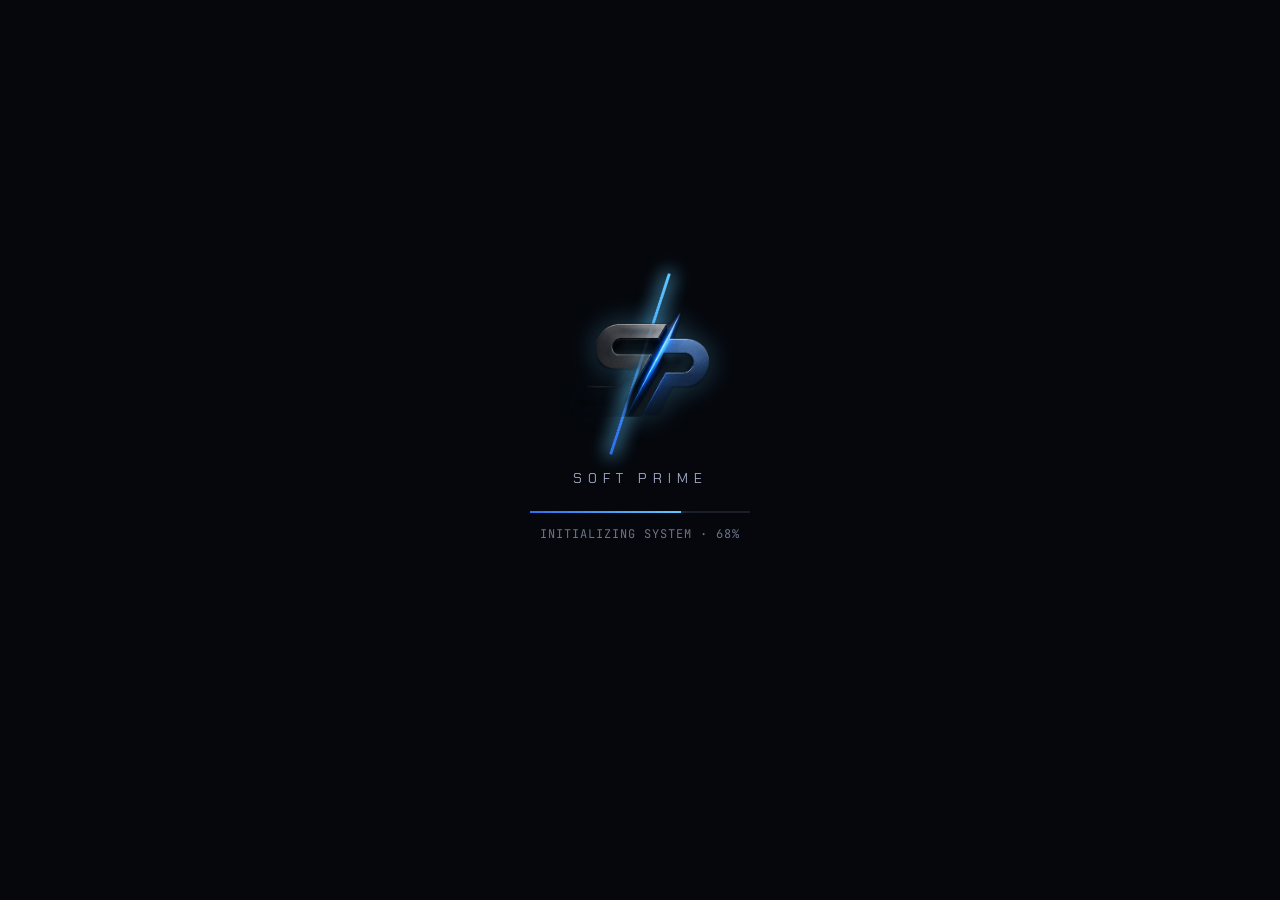
<file: index.html>
<!DOCTYPE html>
<html lang="en" dir="ltr">
<head>
<meta charset="UTF-8">
<meta name="viewport" content="width=device-width, initial-scale=1.0">
<title>Soft Prime — Solutions. Innovation. Excellence.</title>
<meta name="description" content="Soft Prime builds custom business systems, Arabic RTL dashboards and websites for shops, clinics, gyms and companies.">
<link rel="icon" href="assets/images/brand/favicon.png">
<link rel="preconnect" href="https://fonts.googleapis.com">
<link rel="preconnect" href="https://fonts.gstatic.com" crossorigin>
<link href="https://fonts.googleapis.com/css2?family=Chakra+Petch:wght@400;500;600;700&family=Manrope:wght@400;500;600;700;800&family=Tajawal:wght@400;500;700;800;900&family=JetBrains+Mono:wght@400;500&display=swap" rel="stylesheet">
<link rel="stylesheet" href="assets/css/style.css">
<style>
  body{background:var(--ink); overflow:hidden;}
</style>
</head>
<body>

<div class="loader-screen" id="loaderScreen">
  <div class="loader-mark">
    <div class="loader-slash"></div>
    <img src="assets/images/brand/logo-icon.png" alt="Soft Prime">
  </div>
  <div class="loader-word">SOFT PRIME</div>
  <div class="loader-bar-wrap"><div class="loader-bar" id="loaderBar"></div></div>
  <div class="loader-pct" id="loaderPct">INITIALIZING SYSTEM · 0%</div>
  <a href="home/index.html" class="loader-enter" id="loaderEnter">ENTER SITE →</a>
</div>

<script>
  const bar = document.getElementById('loaderBar');
  const pct = document.getElementById('loaderPct');
  const enter = document.getElementById('loaderEnter');
  const screen = document.getElementById('loaderScreen');
  let p = 0;
  const timer = setInterval(()=>{
    p += Math.random()*14 + 6;
    if(p >= 100){
      p = 100;
      clearInterval(timer);
      pct.textContent = 'SYSTEM READY · 100%';
      bar.style.width = '100%';
      enter.classList.add('show');
      setTimeout(()=>{
        screen.classList.add('loader-fadeout');
        setTimeout(()=>{ window.location.href = 'home/index.html'; }, 650);
      }, 550);
      return;
    }
    bar.style.width = p + '%';
    pct.textContent = 'INITIALIZING SYSTEM · ' + Math.floor(p) + '%';
  }, 180);

  // respect users who prefer reduced motion / avoid trapping them
  if(window.matchMedia('(prefers-reduced-motion: reduce)').matches){
    clearInterval(timer);
    window.location.href = 'home/index.html';
  }
</script>
</body>
</html>
</file>
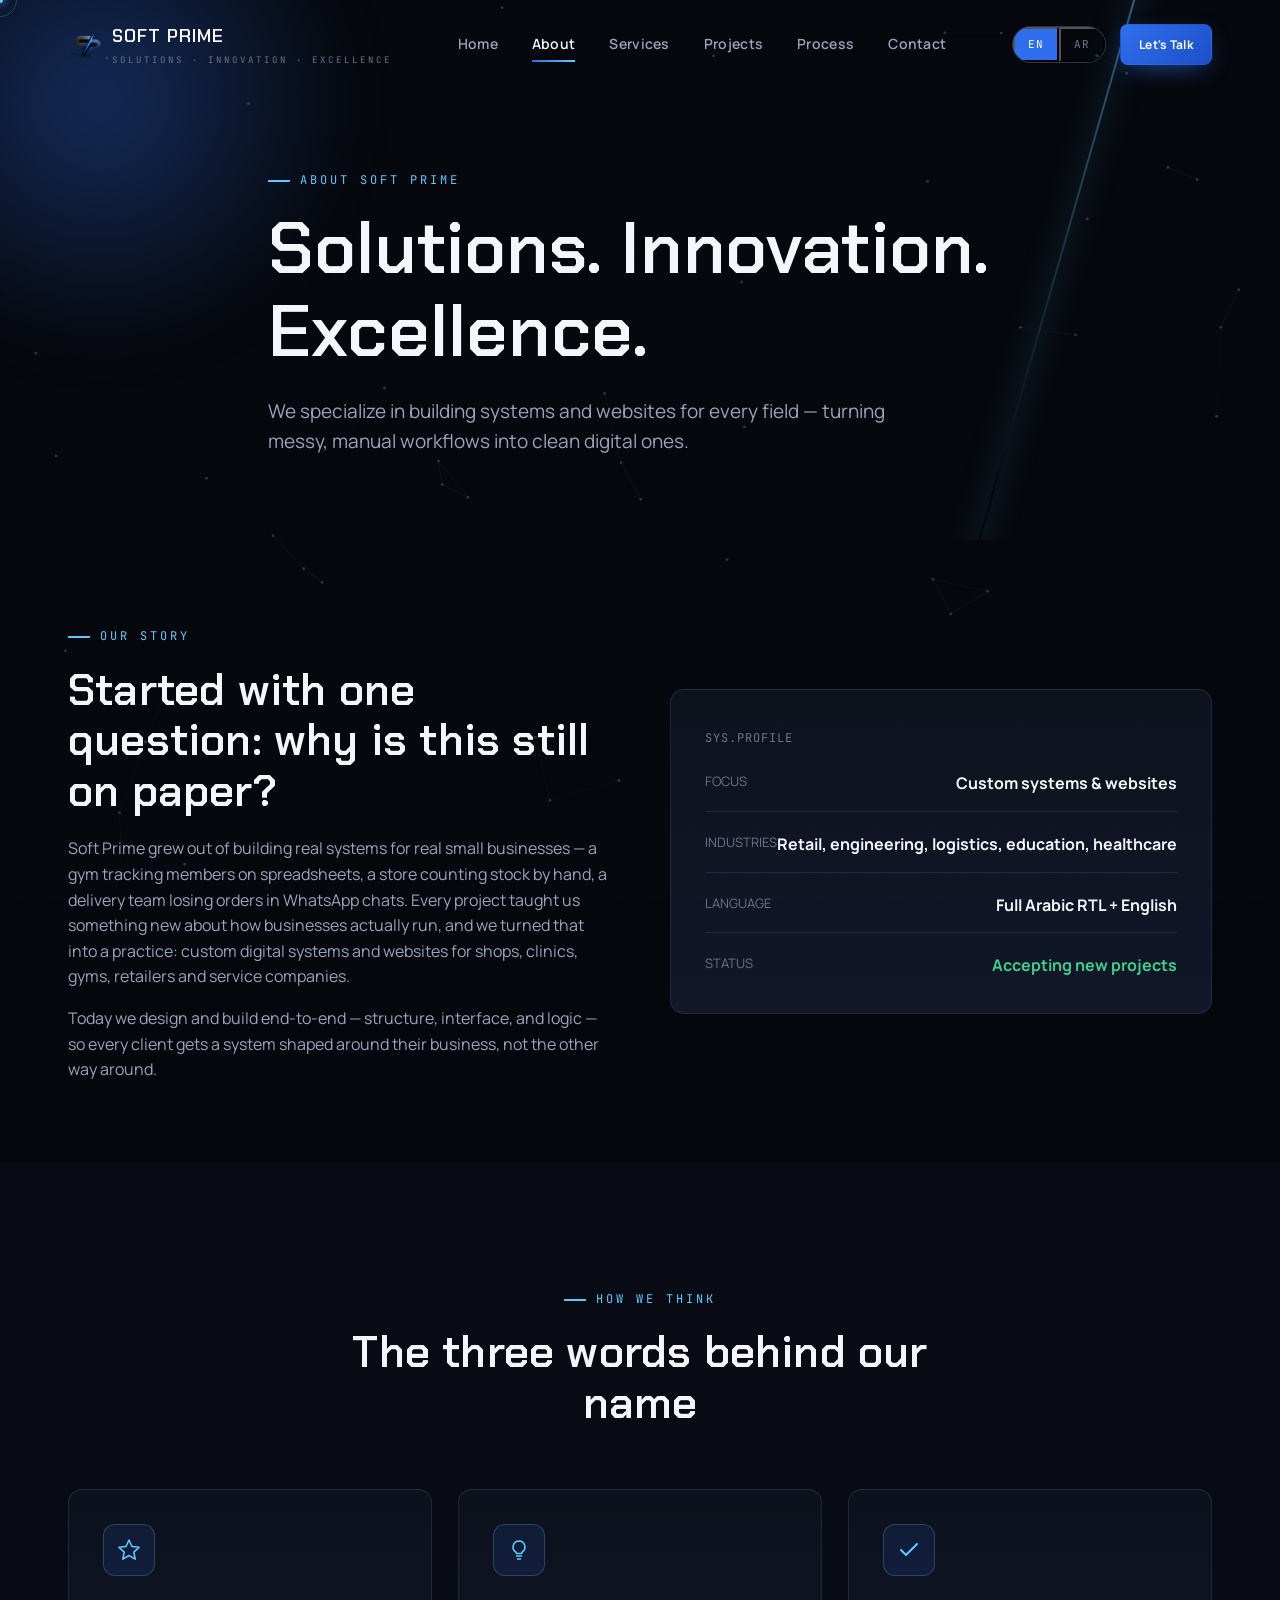
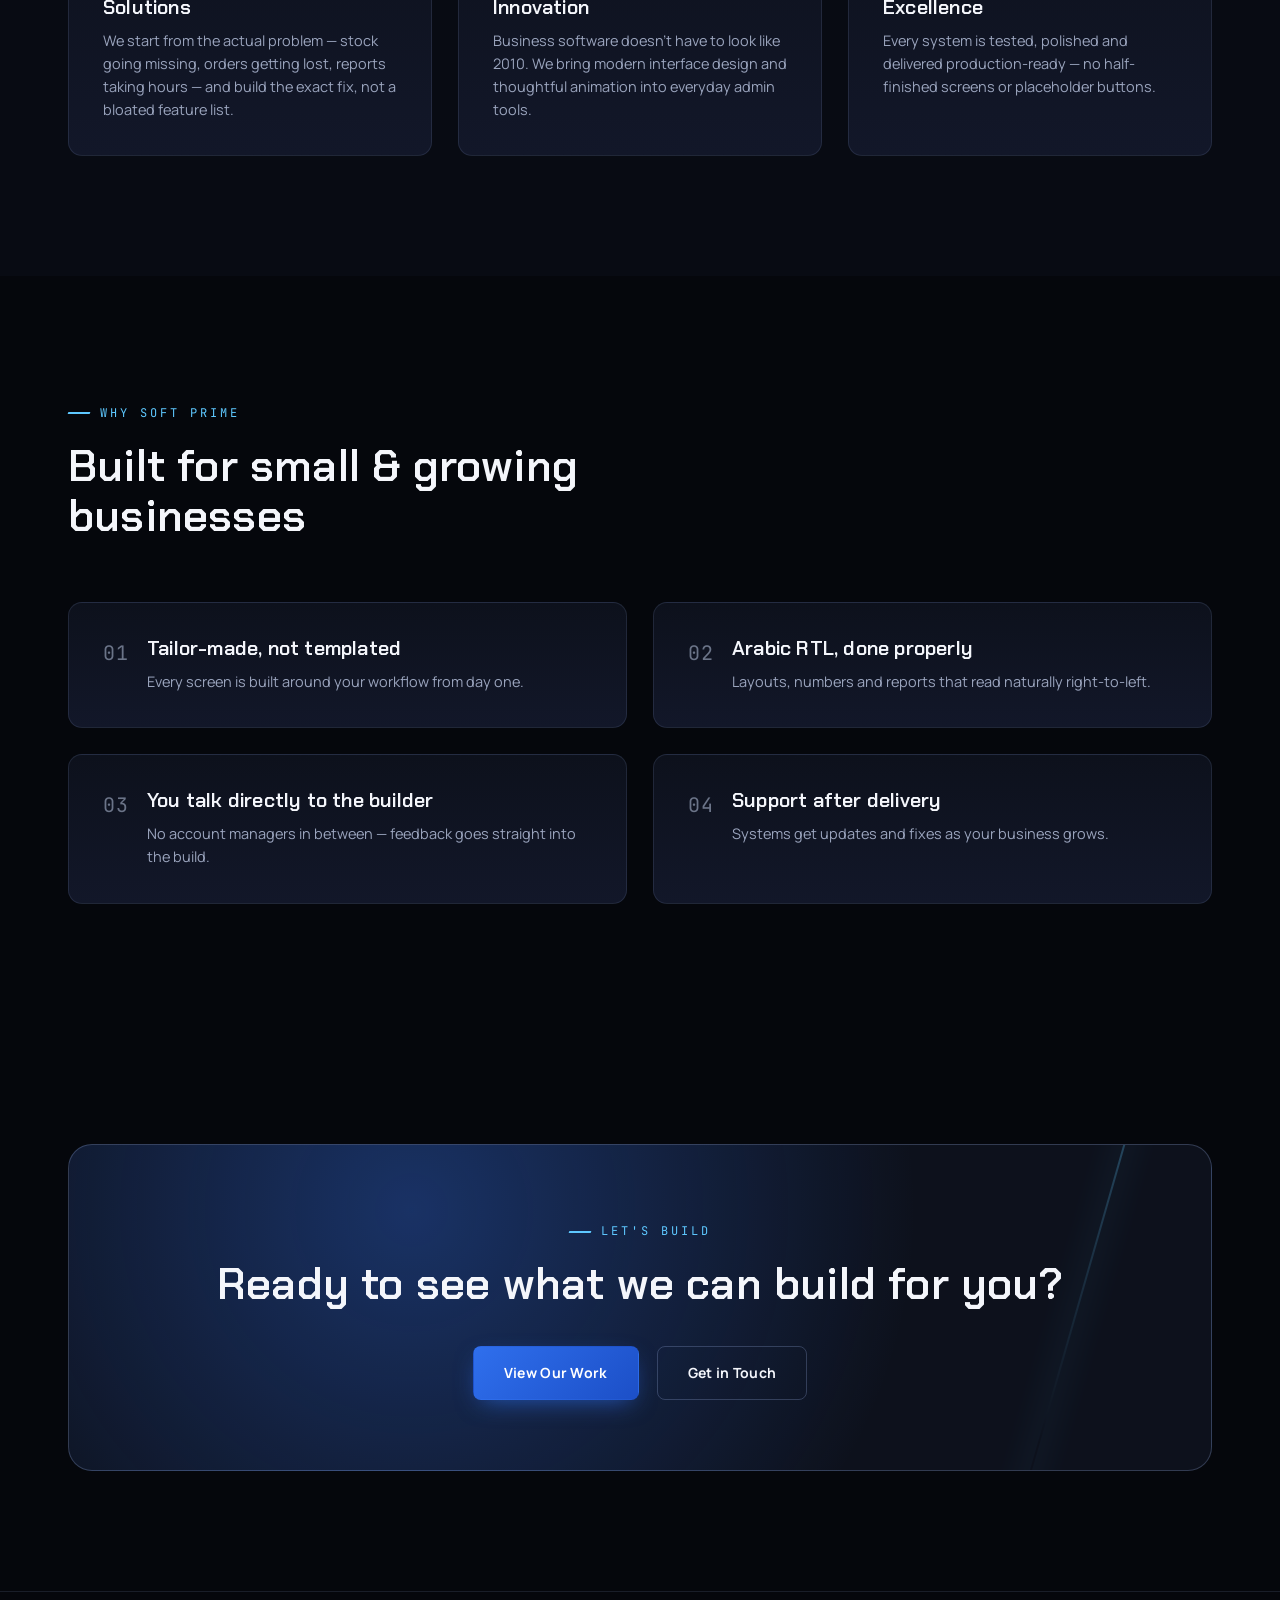
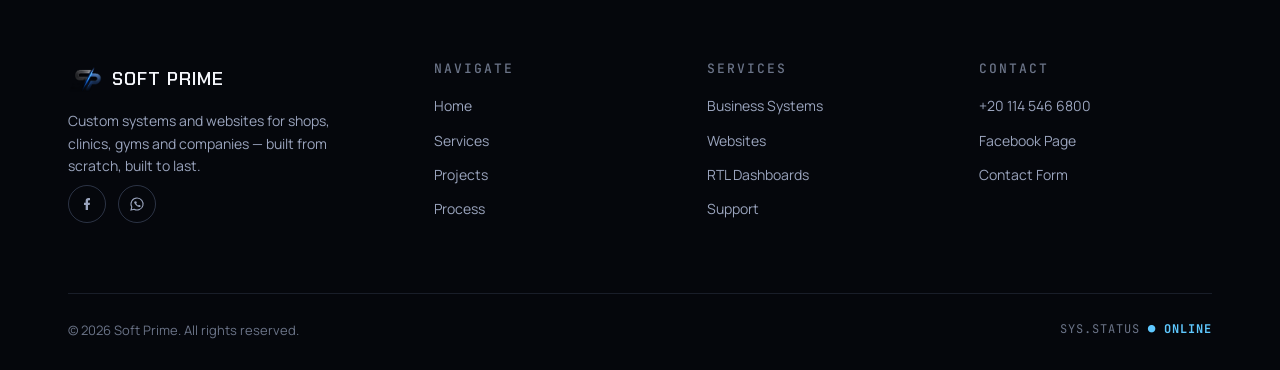
<file: about/index.html>
<!DOCTYPE html>
<html lang="en" dir="ltr">
<head>
<meta charset="UTF-8">
<meta name="viewport" content="width=device-width, initial-scale=1.0">
<title>About — Soft Prime</title>
<meta name="description" content="Soft Prime is a systems studio specializing in custom software, Arabic RTL dashboards and websites across every industry.">
<link rel="icon" href="../assets/images/brand/favicon.png">
<link rel="preconnect" href="https://fonts.googleapis.com">
<link rel="preconnect" href="https://fonts.gstatic.com" crossorigin>
<link href="https://fonts.googleapis.com/css2?family=Chakra+Petch:wght@400;500;600;700&family=Manrope:wght@400;500;600;700;800&family=Tajawal:wght@400;500;700;800;900&family=JetBrains+Mono:wght@400;500&display=swap" rel="stylesheet">
<link rel="stylesheet" href="../assets/css/style.css">
</head>
<body>

<canvas id="bg-canvas"></canvas>
<div class="grain"></div>
<div class="scroll-beam"></div>

<nav class="navbar">
  <div class="container nav-inner">
    <a href="../home/index.html" class="brand">
      <img src="../assets/images/brand/logo-icon.png" alt="Soft Prime">
      <span>SOFT PRIME<span class="sub" data-en="SOLUTIONS · INNOVATION · EXCELLENCE" data-ar="حلول · ابتكار · تميز">SOLUTIONS · INNOVATION · EXCELLENCE</span></span>
    </a>
    <div class="nav-links">
      <a href="../home/index.html" data-en="Home" data-ar="الرئيسية">Home</a>
      <a href="../about/index.html" class="active" data-en="About" data-ar="من نحن">About</a>
      <a href="../services/index.html" data-en="Services" data-ar="خدماتنا">Services</a>
      <a href="../projects/index.html" data-en="Projects" data-ar="أعمالنا">Projects</a>
      <a href="../process/index.html" data-en="Process" data-ar="آلية العمل">Process</a>
      <a href="../contact/index.html" data-en="Contact" data-ar="تواصل معنا">Contact</a>
    </div>
    <div class="nav-actions">
      <div class="lang-switch">
        <button data-lang="en">EN</button>
        <button data-lang="ar">AR</button>
      </div>
      <a href="https://wa.me/201145466800" target="_blank" class="btn btn-primary" style="padding:10px 18px;font-size:12px;">
        <span data-en="Let's Talk" data-ar="تواصل الآن">Let's Talk</span>
      </a>
      <div class="nav-burger"><span></span><span></span><span></span></div>
    </div>
  </div>
</nav>

<div class="mobile-menu">
  <a href="../home/index.html" data-en="Home" data-ar="الرئيسية">Home</a>
  <a href="../about/index.html" class="active" data-en="About" data-ar="من نحن">About</a>
  <a href="../services/index.html" data-en="Services" data-ar="خدماتنا">Services</a>
  <a href="../projects/index.html" data-en="Projects" data-ar="أعمالنا">Projects</a>
  <a href="../process/index.html" data-en="Process" data-ar="آلية العمل">Process</a>
  <a href="../contact/index.html" data-en="Contact" data-ar="تواصل معنا">Contact</a>
</div>

<section class="hero" style="min-height:60vh; padding-bottom:40px;">
  <div class="hero-glow g1"></div>
  <div class="hero-slash s1"></div>
  <div class="container hero-content">
    <div class="eyebrow" data-en="ABOUT SOFT PRIME" data-ar="عن سوفت برايم">ABOUT SOFT PRIME</div>
    <h1 data-en="Solutions. Innovation. Excellence." data-ar="حلول. ابتكار. تميز.">Solutions. Innovation. Excellence.</h1>
    <p class="lead" style="margin-top:22px;" data-en="We specialize in building systems and websites for every field — turning messy, manual workflows into clean digital ones." data-ar="إحنا متخصصون في صناعة السيستمز والويبسايتس لكل المجالات — بنحول طريقة الشغل اليدوية والمعقدة لنظام رقمي منظم وسهل.">We specialize in building systems and websites for every field — turning messy, manual workflows into clean digital ones.</p>
  </div>
</section>

<section class="section-tight">
  <div class="container">
    <div class="grid grid-2" style="gap:60px; align-items:center;">
      <div class="reveal">
        <div class="eyebrow" data-en="OUR STORY" data-ar="قصتنا">OUR STORY</div>
        <h2 data-en="Started with one question: why is this still on paper?" data-ar="بدأنا بسؤال واحد: ليه لسه شغلك ماشي بالورقة والقلم؟">Started with one question: why is this still on paper?</h2>
        <p style="margin-top:20px;" data-en="Soft Prime grew out of building real systems for real small businesses — a gym tracking members on spreadsheets, a store counting stock by hand, a delivery team losing orders in WhatsApp chats. Every project taught us something new about how businesses actually run, and we turned that into a practice: custom digital systems and websites for shops, clinics, gyms, retailers and service companies." data-ar="بدأت Soft Prime من بناء أنظمة حقيقية لأصحاب أعمال حقيقيين — جيم بيتابع أعضاءه بملف إكسل، محل بيعد بضاعته بإيده، وفريق شحن بيضيع الأوردرات في شاتات واتساب. كل مشروع علّمنا حاجة جديدة عن طريقة شغل الناس الفعلية، وحولنا الخبرة دي لتخصص: أنظمة رقمية ومواقع مخصصة للمحلات والعيادات والجيمات والمتاجر وشركات الخدمات.">Soft Prime grew out of building real systems for real small businesses — a gym tracking members on spreadsheets, a store counting stock by hand, a delivery team losing orders in WhatsApp chats. Every project taught us something new about how businesses actually run, and we turned that into a practice: custom digital systems and websites for shops, clinics, gyms, retailers and service companies.</p>
        <p style="margin-top:16px;" data-en="Today we design and build end-to-end — structure, interface, and logic — so every client gets a system shaped around their business, not the other way around." data-ar="دلوقتي بنصمم ونبني النظام بالكامل — الهيكلة والواجهة والمنطق البرمجي — عشان كل عميل ياخد نظام متصمم على مقاس شغله، مش العكس.">Today we design and build end-to-end — structure, interface, and logic — so every client gets a system shaped around their business, not the other way around.</p>
      </div>
      <div class="reveal-scale">
        <div class="panel">
          <span class="sys-tag">SYS.PROFILE</span>
          <div style="margin-top:22px; display:flex; flex-direction:column; gap:20px;">
            <div style="display:flex; justify-content:space-between; border-bottom:1px solid var(--line); padding-bottom:14px;">
              <span style="font-size:13px; color:var(--muted);" data-en="FOCUS" data-ar="التخصص">FOCUS</span>
              <b data-en="Custom systems &amp; websites" data-ar="أنظمة ومواقع مخصصة" data-html>Custom systems &amp; websites</b>
            </div>
            <div style="display:flex; justify-content:space-between; border-bottom:1px solid var(--line); padding-bottom:14px;">
              <span style="font-size:13px; color:var(--muted);" data-en="INDUSTRIES" data-ar="المجالات">INDUSTRIES</span>
              <b data-en="Retail, engineering, logistics, education, healthcare" data-ar="تجزئة، هندسة، لوجستيات، تعليم، صحة">Retail, engineering, logistics, education, healthcare</b>
            </div>
            <div style="display:flex; justify-content:space-between; border-bottom:1px solid var(--line); padding-bottom:14px;">
              <span style="font-size:13px; color:var(--muted);" data-en="LANGUAGE" data-ar="اللغة">LANGUAGE</span>
              <b data-en="Full Arabic RTL + English" data-ar="عربي RTL كامل + إنجليزي">Full Arabic RTL + English</b>
            </div>
            <div style="display:flex; justify-content:space-between;">
              <span style="font-size:13px; color:var(--muted);" data-en="STATUS" data-ar="الحالة">STATUS</span>
              <b style="color:var(--success);" data-en="Accepting new projects" data-ar="بنستقبل مشاريع جديدة">Accepting new projects</b>
            </div>
          </div>
        </div>
      </div>
    </div>
  </div>
</section>

<!-- PILLARS -->
<section class="section" style="background:var(--ink-2);">
  <div class="container">
    <div class="section-head center reveal">
      <div class="eyebrow" data-en="HOW WE THINK" data-ar="طريقة تفكيرنا">HOW WE THINK</div>
      <h2 data-en="The three words behind our name" data-ar="الكلمات الثلاثة اللي في اسمنا">The three words behind our name</h2>
    </div>
    <div class="grid grid-3 stagger">
      <div class="panel tilt reveal">
        <div class="icon-box"><svg viewBox="0 0 24 24" fill="none"><path d="M12 2l3 6.5 7 .8-5.2 4.8 1.4 7-6.2-3.6-6.2 3.6 1.4-7L2 9.3l7-.8z" stroke="currentColor" stroke-width="1.6" stroke-linejoin="round"/></svg></div>
        <h3 data-en="Solutions" data-ar="حلول">Solutions</h3>
        <p data-en="We start from the actual problem — stock going missing, orders getting lost, reports taking hours — and build the exact fix, not a bloated feature list." data-ar="بنبدأ من المشكلة الحقيقية — بضاعة بتضيع، أوردرات بتتلخبط، تقارير بتاخد ساعات — وبنبني الحل المناسب بالظبط، مش قايمة مميزات مبالغ فيها.">We start from the actual problem — stock going missing, orders getting lost, reports taking hours — and build the exact fix, not a bloated feature list.</p>
      </div>
      <div class="panel tilt reveal">
        <div class="icon-box"><svg viewBox="0 0 24 24" fill="none"><path d="M9 18h6M10 21h4M12 3a6 6 0 00-3.4 10.9c.5.4.8 1 .8 1.6h5.2c0-.6.3-1.2.8-1.6A6 6 0 0012 3z" stroke="currentColor" stroke-width="1.6" stroke-linejoin="round"/></svg></div>
        <h3 data-en="Innovation" data-ar="ابتكار">Innovation</h3>
        <p data-en="Business software doesn't have to look like 2010. We bring modern interface design and thoughtful animation into everyday admin tools." data-ar="مش شرط برامج الشغل تبقى شكلها قديم. بنجيب تصميم واجهات عصري وحركة مدروسة لأدوات الإدارة اليومية.">Business software doesn't have to look like 2010. We bring modern interface design and thoughtful animation into everyday admin tools.</p>
      </div>
      <div class="panel tilt reveal">
        <div class="icon-box"><svg viewBox="0 0 24 24" fill="none"><path d="M4 12l5 5L20 6" stroke="currentColor" stroke-width="2" stroke-linecap="round" stroke-linejoin="round"/></svg></div>
        <h3 data-en="Excellence" data-ar="تميز">Excellence</h3>
        <p data-en="Every system is tested, polished and delivered production-ready — no half-finished screens or placeholder buttons." data-ar="كل نظام بيتعمله اختبار وتلميع ويتسلم جاهز للاستخدام فعليًا — مفيش شاشات ناقصة أو أزرار بدون وظيفة.">Every system is tested, polished and delivered production-ready — no half-finished screens or placeholder buttons.</p>
      </div>
    </div>
  </div>
</section>

<!-- WHY CHOOSE US -->
<section class="section">
  <div class="container">
    <div class="section-head reveal">
      <div class="eyebrow" data-en="WHY SOFT PRIME" data-ar="ليه سوفت برايم">WHY SOFT PRIME</div>
      <h2 data-en="Built for small &amp; growing businesses" data-ar="متصمم للشركات الصغيرة والناشئة" data-html>Built for small &amp; growing businesses</h2>
    </div>
    <div class="grid grid-2 stagger">
      <div class="panel reveal" style="display:flex; gap:18px; align-items:flex-start;">
        <span class="sys-tag" style="font-size:20px;">01</span>
        <div><h3 data-en="Tailor-made, not templated" data-ar="مصمم خصيصًا مش قالب">Tailor-made, not templated</h3><p style="margin-top:8px;" data-en="Every screen is built around your workflow from day one." data-ar="كل شاشة بتتبني على شكل شغلك من أول يوم.">Every screen is built around your workflow from day one.</p></div>
      </div>
      <div class="panel reveal" style="display:flex; gap:18px; align-items:flex-start;">
        <span class="sys-tag" style="font-size:20px;">02</span>
        <div><h3 data-en="Arabic RTL, done properly" data-ar="عربي RTL بشكل صح">Arabic RTL, done properly</h3><p style="margin-top:8px;" data-en="Layouts, numbers and reports that read naturally right-to-left." data-ar="تصميم وأرقام وتقارير متظبطة تمامًا مع اتجاه اليمين لليسار.">Layouts, numbers and reports that read naturally right-to-left.</p></div>
      </div>
      <div class="panel reveal" style="display:flex; gap:18px; align-items:flex-start;">
        <span class="sys-tag" style="font-size:20px;">03</span>
        <div><h3 data-en="You talk directly to the builder" data-ar="بتتكلم مباشرة مع اللي بيبني نظامك">You talk directly to the builder</h3><p style="margin-top:8px;" data-en="No account managers in between — feedback goes straight into the build." data-ar="من غير وسطاء — أي ملاحظة بتدخل على طول في التنفيذ.">No account managers in between — feedback goes straight into the build.</p></div>
      </div>
      <div class="panel reveal" style="display:flex; gap:18px; align-items:flex-start;">
        <span class="sys-tag" style="font-size:20px;">04</span>
        <div><h3 data-en="Support after delivery" data-ar="دعم بعد التسليم">Support after delivery</h3><p style="margin-top:8px;" data-en="Systems get updates and fixes as your business grows." data-ar="الأنظمة بتاخد تحديثات وتعديلات مع نمو شغلك.">Systems get updates and fixes as your business grows.</p></div>
      </div>
    </div>
  </div>
</section>

<section class="section">
  <div class="container">
    <div class="cta-band reveal-scale">
      <div class="hero-slash s1" style="right:12%;"></div>
      <div class="eyebrow" style="justify-content:center;" data-en="LET'S BUILD" data-ar="يلا نبدأ">LET'S BUILD</div>
      <h2 data-en="Ready to see what we can build for you?" data-ar="جاهز تشوف نقدر نبنيلك ايه؟">Ready to see what we can build for you?</h2>
      <div class="hero-cta" style="justify-content:center;">
        <a href="../projects/index.html" class="btn btn-primary"><span class="shine"></span><span data-en="View Our Work" data-ar="شاهد أعمالنا">View Our Work</span></a>
        <a href="../contact/index.html" class="btn btn-ghost"><span data-en="Get in Touch" data-ar="تواصل معنا">Get in Touch</span></a>
      </div>
    </div>
  </div>
</section>

<footer>
  <div class="container">
    <div class="footer-grid">
      <div class="footer-brand">
        <a href="../home/index.html" class="brand"><img src="../assets/images/brand/logo-icon.png" alt="Soft Prime"><span>SOFT PRIME</span></a>
        <p data-en="Custom systems and websites for shops, clinics, gyms and companies — built from scratch, built to last." data-ar="أنظمة ومواقع مخصصة للمحلات والعيادات والجيمات والشركات — مبنية من الصفر وهتدوم معاك.">Custom systems and websites for shops, clinics, gyms and companies — built from scratch, built to last.</p>
        <div class="footer-social">
          <a href="https://web.facebook.com/profile.php?id=61592198713971" target="_blank" aria-label="Facebook"><svg width="16" height="16" viewBox="0 0 24 24" fill="none"><path d="M13.5 21v-7.5H16l.5-3.5h-3V8c0-1 .3-1.7 1.7-1.7H16.5V3.2C16.2 3.1 15.2 3 14 3c-2.4 0-4 1.5-4 4.2V10H7.5v3.5H10V21h3.5z" fill="currentColor"/></svg></a>
          <a href="https://wa.me/201145466800" target="_blank" aria-label="WhatsApp"><svg width="16" height="16" viewBox="0 0 24 24" fill="none"><path d="M12 3a9 9 0 00-7.8 13.5L3 21l4.6-1.2A9 9 0 1012 3z" stroke="currentColor" stroke-width="1.6"/><path d="M8.5 8.6c.2-.5.6-.9 1.5-.9.4 0 .8.3 1 .7l.6 1.4c.1.3.1.6-.1.8l-.6.7c-.1.1-.1.3 0 .5.5.9 1.4 1.8 2.3 2.3.2.1.4.1.5 0l.7-.6c.2-.2.5-.2.8-.1l1.4.6c.4.2.7.6.7 1 0 .9-.4 1.3-.9 1.5-1 .4-2.3.2-4-1-1.4-1-2.4-2-3.4-3.4-1.2-1.7-1.4-3-1-4z" fill="currentColor"/></svg></a>
        </div>
      </div>
      <div class="footer-col">
        <h4 data-en="NAVIGATE" data-ar="التنقل">NAVIGATE</h4>
        <a href="../home/index.html" data-en="Home" data-ar="الرئيسية">Home</a>
        <a href="../services/index.html" data-en="Services" data-ar="خدماتنا">Services</a>
        <a href="../projects/index.html" data-en="Projects" data-ar="أعمالنا">Projects</a>
        <a href="../process/index.html" data-en="Process" data-ar="آلية العمل">Process</a>
      </div>
      <div class="footer-col">
        <h4 data-en="SERVICES" data-ar="الخدمات">SERVICES</h4>
        <a href="../services/index.html" data-en="Business Systems" data-ar="أنظمة إدارة">Business Systems</a>
        <a href="../services/index.html" data-en="Websites" data-ar="مواقع إلكترونية">Websites</a>
        <a href="../services/index.html" data-en="RTL Dashboards" data-ar="لوحات تحكم عربية">RTL Dashboards</a>
        <a href="../services/index.html" data-en="Support" data-ar="الدعم">Support</a>
      </div>
      <div class="footer-col">
        <h4 data-en="CONTACT" data-ar="تواصل">CONTACT</h4>
        <a href="https://wa.me/201145466800" target="_blank">+20 114 546 6800</a>
        <a href="https://web.facebook.com/profile.php?id=61592198713971" target="_blank" data-en="Facebook Page" data-ar="صفحة الفيسبوك">Facebook Page</a>
        <a href="../contact/index.html" data-en="Contact Form" data-ar="نموذج التواصل">Contact Form</a>
      </div>
    </div>
    <div class="footer-bottom">
      <span data-en="© 2026 Soft Prime. All rights reserved." data-ar="© 2026 Soft Prime. جميع الحقوق محفوظة.">© 2026 Soft Prime. All rights reserved.</span>
      <span class="sys-tag">SYS.STATUS <b>● ONLINE</b></span>
    </div>
  </div>
</footer>

<div class="to-top" aria-label="Back to top"><svg width="18" height="18" viewBox="0 0 24 24" fill="none"><path d="M12 19V5M5 12l7-7 7 7" stroke="currentColor" stroke-width="2" stroke-linecap="round" stroke-linejoin="round"/></svg></div>

<script src="../assets/js/main.js"></script>
</body>
</html>
</file>
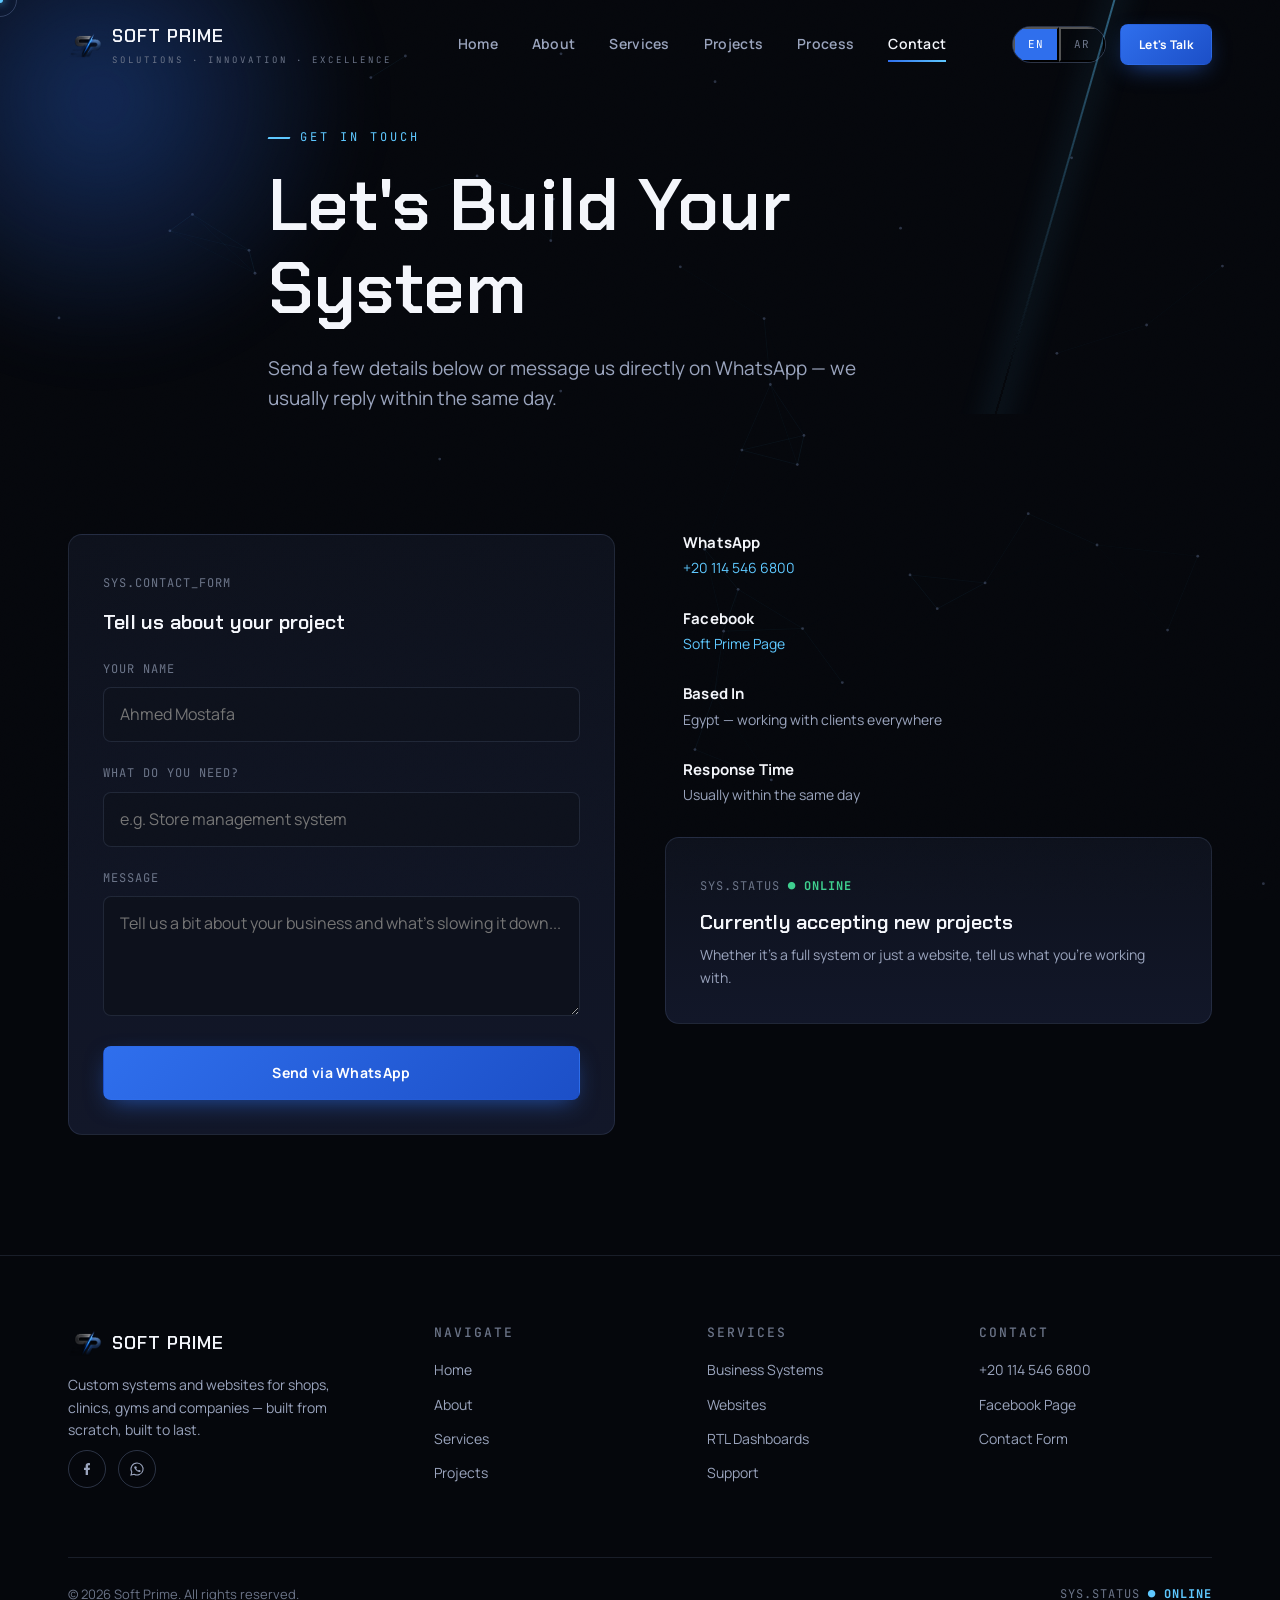
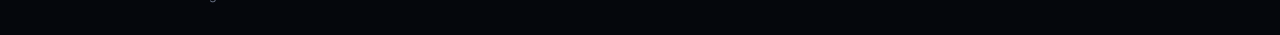
<file: contact/index.html>
<!DOCTYPE html>
<html lang="en" dir="ltr">
<head>
<meta charset="UTF-8">
<meta name="viewport" content="width=device-width, initial-scale=1.0">
<title>Contact — Soft Prime</title>
<meta name="description" content="Get in touch with Soft Prime on WhatsApp or Facebook to start building your custom system.">
<link rel="icon" href="../assets/images/brand/favicon.png">
<link rel="preconnect" href="https://fonts.googleapis.com">
<link rel="preconnect" href="https://fonts.gstatic.com" crossorigin>
<link href="https://fonts.googleapis.com/css2?family=Chakra+Petch:wght@400;500;600;700&family=Manrope:wght@400;500;600;700;800&family=Tajawal:wght@400;500;700;800;900&family=JetBrains+Mono:wght@400;500&display=swap" rel="stylesheet">
<link rel="stylesheet" href="../assets/css/style.css">
</head>
<body>

<canvas id="bg-canvas"></canvas>
<div class="grain"></div>
<div class="scroll-beam"></div>

<nav class="navbar">
  <div class="container nav-inner">
    <a href="../home/index.html" class="brand">
      <img src="../assets/images/brand/logo-icon.png" alt="Soft Prime">
      <span>SOFT PRIME<span class="sub" data-en="SOLUTIONS · INNOVATION · EXCELLENCE" data-ar="حلول · ابتكار · تميز">SOLUTIONS · INNOVATION · EXCELLENCE</span></span>
    </a>
    <div class="nav-links">
      <a href="../home/index.html" data-en="Home" data-ar="الرئيسية">Home</a>
      <a href="../about/index.html" data-en="About" data-ar="من نحن">About</a>
      <a href="../services/index.html" data-en="Services" data-ar="خدماتنا">Services</a>
      <a href="../projects/index.html" data-en="Projects" data-ar="أعمالنا">Projects</a>
      <a href="../process/index.html" data-en="Process" data-ar="آلية العمل">Process</a>
      <a href="../contact/index.html" class="active" data-en="Contact" data-ar="تواصل معنا">Contact</a>
    </div>
    <div class="nav-actions">
      <div class="lang-switch">
        <button data-lang="en">EN</button>
        <button data-lang="ar">AR</button>
      </div>
      <a href="https://wa.me/201145466800" target="_blank" class="btn btn-primary" style="padding:10px 18px;font-size:12px;">
        <span data-en="Let's Talk" data-ar="تواصل الآن">Let's Talk</span>
      </a>
      <div class="nav-burger"><span></span><span></span><span></span></div>
    </div>
  </div>
</nav>

<div class="mobile-menu">
  <a href="../home/index.html" data-en="Home" data-ar="الرئيسية">Home</a>
  <a href="../about/index.html" data-en="About" data-ar="من نحن">About</a>
  <a href="../services/index.html" data-en="Services" data-ar="خدماتنا">Services</a>
  <a href="../projects/index.html" data-en="Projects" data-ar="أعمالنا">Projects</a>
  <a href="../process/index.html" data-en="Process" data-ar="آلية العمل">Process</a>
  <a href="../contact/index.html" class="active" data-en="Contact" data-ar="تواصل معنا">Contact</a>
</div>

<section class="hero" style="min-height:46vh; padding-bottom:0;">
  <div class="hero-glow g1"></div>
  <div class="hero-slash s1"></div>
  <div class="container hero-content">
    <div class="eyebrow" data-en="GET IN TOUCH" data-ar="تواصل معنا">GET IN TOUCH</div>
    <h1 data-en="Let's Build Your System" data-ar="يلا نبني نظامك">Let's Build Your System</h1>
    <p class="lead" style="margin-top:22px;" data-en="Send a few details below or message us directly on WhatsApp — we usually reply within the same day." data-ar="ابعت تفاصيل بسيطة تحت أو راسلنا مباشرة على واتساب — بنرد عادةً في نفس اليوم.">Send a few details below or message us directly on WhatsApp — we usually reply within the same day.</p>
  </div>
</section>

<section class="section">
  <div class="container">
    <div class="contact-grid">

      <div class="panel reveal">
        <span class="sys-tag">SYS.CONTACT_FORM</span>
        <h3 style="margin-top:16px;" data-en="Tell us about your project" data-ar="احكيلنا عن مشروعك">Tell us about your project</h3>
        <form id="contact-form" style="margin-top:26px;">
          <div class="field">
            <label data-en="YOUR NAME" data-ar="الاسم">YOUR NAME</label>
            <input type="text" name="name" required placeholder="Ahmed Mostafa">
          </div>
          <div class="field">
            <label data-en="WHAT DO YOU NEED?" data-ar="محتاج ايه؟">WHAT DO YOU NEED?</label>
            <input type="text" name="service" required data-en-ph="e.g. Store management system" data-ar-ph="مثال: نظام إدارة محل" placeholder="e.g. Store management system">
          </div>
          <div class="field">
            <label data-en="MESSAGE" data-ar="الرسالة">MESSAGE</label>
            <textarea name="message" required data-en-ph="Tell us a bit about your business and what's slowing it down..." data-ar-ph="احكيلنا شوية عن شغلك وايه اللي بيعطلك..." placeholder="Tell us a bit about your business and what's slowing it down..."></textarea>
          </div>
          <button type="submit" class="btn btn-primary" style="width:100%; justify-content:center;">
            <span class="shine"></span>
            <span data-en="Send via WhatsApp" data-ar="إرسال عبر واتساب">Send via WhatsApp</span>
          </button>
        </form>
      </div>

      <div class="reveal">
        <div class="contact-info-item">
          <div class="icon-box"><svg viewBox="0 0 24 24" fill="none"><path d="M12 3a9 9 0 00-7.8 13.5L3 21l4.6-1.2A9 9 0 1012 3z" stroke="currentColor" stroke-width="1.6"/></svg></div>
          <div>
            <h4 data-en="WhatsApp" data-ar="واتساب">WhatsApp</h4>
            <p><a href="https://wa.me/201145466800" target="_blank">+20 114 546 6800</a></p>
          </div>
        </div>
        <div class="contact-info-item">
          <div class="icon-box"><svg viewBox="0 0 24 24" fill="none"><path d="M13.5 21v-7.5H16l.5-3.5h-3V8c0-1 .3-1.7 1.7-1.7H16.5V3.2C16.2 3.1 15.2 3 14 3c-2.4 0-4 1.5-4 4.2V10H7.5v3.5H10V21h3.5z" stroke="currentColor" stroke-width="1.2" fill="currentColor"/></svg></div>
          <div>
            <h4 data-en="Facebook" data-ar="فيسبوك">Facebook</h4>
            <p><a href="https://web.facebook.com/profile.php?id=61592198713971" target="_blank" data-en="Soft Prime Page" data-ar="صفحة Soft Prime">Soft Prime Page</a></p>
          </div>
        </div>
        <div class="contact-info-item">
          <div class="icon-box"><svg viewBox="0 0 24 24" fill="none"><path d="M12 21s-7-6.5-7-11a7 7 0 0114 0c0 4.5-7 11-7 11z" stroke="currentColor" stroke-width="1.6"/><circle cx="12" cy="10" r="2.5" stroke="currentColor" stroke-width="1.6"/></svg></div>
          <div>
            <h4 data-en="Based In" data-ar="مقرنا">Based In</h4>
            <p data-en="Egypt — working with clients everywhere" data-ar="مصر — وبنشتغل مع عملاء من كل مكان">Egypt — working with clients everywhere</p>
          </div>
        </div>
        <div class="contact-info-item">
          <div class="icon-box"><svg viewBox="0 0 24 24" fill="none"><path d="M12 8v4l3 2" stroke="currentColor" stroke-width="1.8" stroke-linecap="round"/><circle cx="12" cy="12" r="9" stroke="currentColor" stroke-width="1.8"/></svg></div>
          <div>
            <h4 data-en="Response Time" data-ar="مدة الرد">Response Time</h4>
            <p data-en="Usually within the same day" data-ar="عادةً في نفس اليوم">Usually within the same day</p>
          </div>
        </div>

        <div class="panel" style="margin-top:10px;">
          <span class="sys-tag">SYS.STATUS <b style="color:var(--success);">● ONLINE</b></span>
          <h3 style="margin-top:14px;" data-en="Currently accepting new projects" data-ar="بنستقبل مشاريع جديدة دلوقتي">Currently accepting new projects</h3>
          <p style="margin-top:8px; font-size:14px;" data-en="Whether it's a full system or just a website, tell us what you're working with." data-ar="سواء نظام كامل أو مجرد موقع، قولنا شغلك عامل ازاي.">Whether it's a full system or just a website, tell us what you're working with.</p>
        </div>
      </div>

    </div>
  </div>
</section>

<footer>
  <div class="container">
    <div class="footer-grid">
      <div class="footer-brand">
        <a href="../home/index.html" class="brand"><img src="../assets/images/brand/logo-icon.png" alt="Soft Prime"><span>SOFT PRIME</span></a>
        <p data-en="Custom systems and websites for shops, clinics, gyms and companies — built from scratch, built to last." data-ar="أنظمة ومواقع مخصصة للمحلات والعيادات والجيمات والشركات — مبنية من الصفر وهتدوم معاك.">Custom systems and websites for shops, clinics, gyms and companies — built from scratch, built to last.</p>
        <div class="footer-social">
          <a href="https://web.facebook.com/profile.php?id=61592198713971" target="_blank" aria-label="Facebook"><svg width="16" height="16" viewBox="0 0 24 24" fill="none"><path d="M13.5 21v-7.5H16l.5-3.5h-3V8c0-1 .3-1.7 1.7-1.7H16.5V3.2C16.2 3.1 15.2 3 14 3c-2.4 0-4 1.5-4 4.2V10H7.5v3.5H10V21h3.5z" fill="currentColor"/></svg></a>
          <a href="https://wa.me/201145466800" target="_blank" aria-label="WhatsApp"><svg width="16" height="16" viewBox="0 0 24 24" fill="none"><path d="M12 3a9 9 0 00-7.8 13.5L3 21l4.6-1.2A9 9 0 1012 3z" stroke="currentColor" stroke-width="1.6"/><path d="M8.5 8.6c.2-.5.6-.9 1.5-.9.4 0 .8.3 1 .7l.6 1.4c.1.3.1.6-.1.8l-.6.7c-.1.1-.1.3 0 .5.5.9 1.4 1.8 2.3 2.3.2.1.4.1.5 0l.7-.6c.2-.2.5-.2.8-.1l1.4.6c.4.2.7.6.7 1 0 .9-.4 1.3-.9 1.5-1 .4-2.3.2-4-1-1.4-1-2.4-2-3.4-3.4-1.2-1.7-1.4-3-1-4z" fill="currentColor"/></svg></a>
        </div>
      </div>
      <div class="footer-col">
        <h4 data-en="NAVIGATE" data-ar="التنقل">NAVIGATE</h4>
        <a href="../home/index.html" data-en="Home" data-ar="الرئيسية">Home</a>
        <a href="../about/index.html" data-en="About" data-ar="من نحن">About</a>
        <a href="../services/index.html" data-en="Services" data-ar="خدماتنا">Services</a>
        <a href="../projects/index.html" data-en="Projects" data-ar="أعمالنا">Projects</a>
      </div>
      <div class="footer-col">
        <h4 data-en="SERVICES" data-ar="الخدمات">SERVICES</h4>
        <a href="../services/index.html" data-en="Business Systems" data-ar="أنظمة إدارة">Business Systems</a>
        <a href="../services/index.html" data-en="Websites" data-ar="مواقع إلكترونية">Websites</a>
        <a href="../services/index.html" data-en="RTL Dashboards" data-ar="لوحات تحكم عربية">RTL Dashboards</a>
        <a href="../services/index.html" data-en="Support" data-ar="الدعم">Support</a>
      </div>
      <div class="footer-col">
        <h4 data-en="CONTACT" data-ar="تواصل">CONTACT</h4>
        <a href="https://wa.me/201145466800" target="_blank">+20 114 546 6800</a>
        <a href="https://web.facebook.com/profile.php?id=61592198713971" target="_blank" data-en="Facebook Page" data-ar="صفحة الفيسبوك">Facebook Page</a>
        <a href="../contact/index.html" data-en="Contact Form" data-ar="نموذج التواصل">Contact Form</a>
      </div>
    </div>
    <div class="footer-bottom">
      <span data-en="© 2026 Soft Prime. All rights reserved." data-ar="© 2026 Soft Prime. جميع الحقوق محفوظة.">© 2026 Soft Prime. All rights reserved.</span>
      <span class="sys-tag">SYS.STATUS <b>● ONLINE</b></span>
    </div>
  </div>
</footer>

<div class="to-top" aria-label="Back to top"><svg width="18" height="18" viewBox="0 0 24 24" fill="none"><path d="M12 19V5M5 12l7-7 7 7" stroke="currentColor" stroke-width="2" stroke-linecap="round" stroke-linejoin="round"/></svg></div>

<script src="../assets/js/main.js"></script>
<script>
  // Bilingual placeholder swap (kept separate from main i18n text-content logic)
  function updatePlaceholders(){
    const lang = localStorage.getItem('sp-lang') || 'en';
    document.querySelectorAll('[data-en-ph]').forEach(el=>{
      el.placeholder = lang === 'ar' ? el.dataset.arPh : el.dataset.enPh;
    });
  }
  document.querySelectorAll('.lang-switch button').forEach(b=> b.addEventListener('click', updatePlaceholders));
  document.addEventListener('DOMContentLoaded', updatePlaceholders);
</script>
</body>
</html>
</file>
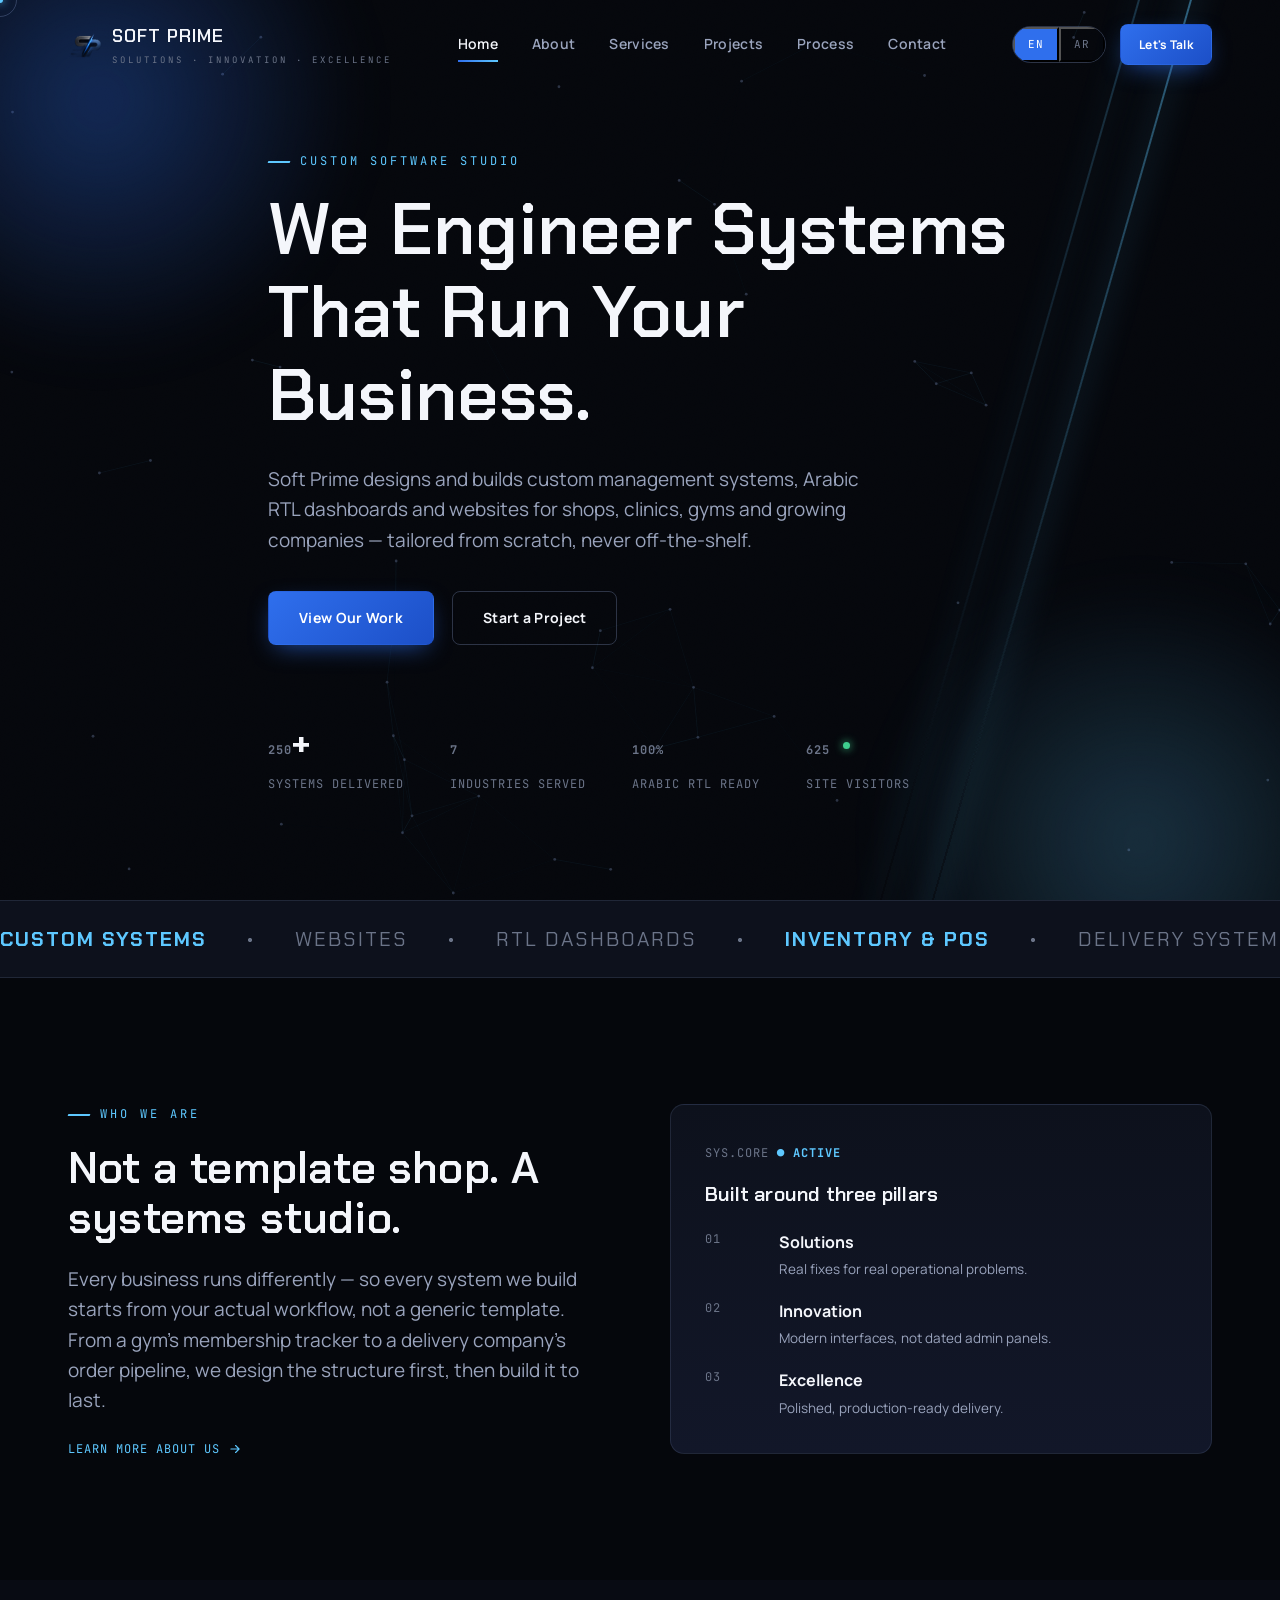
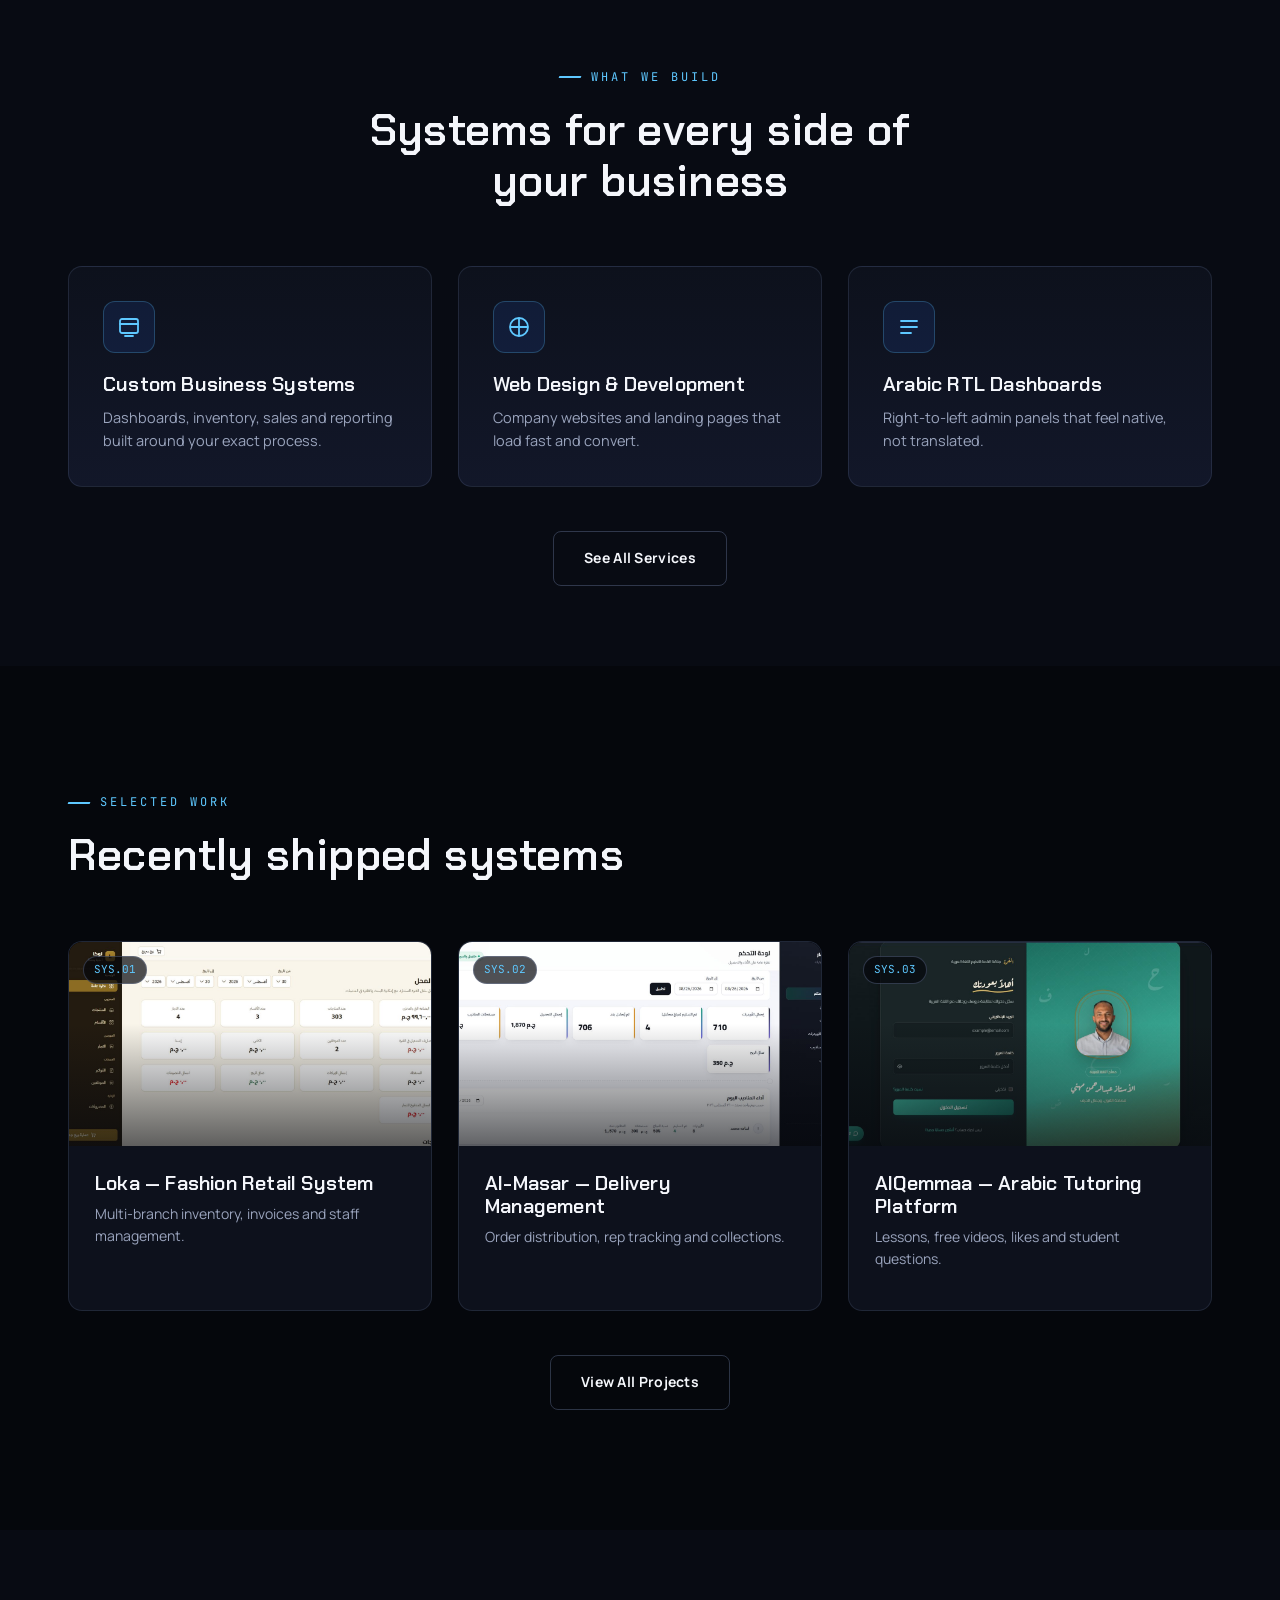
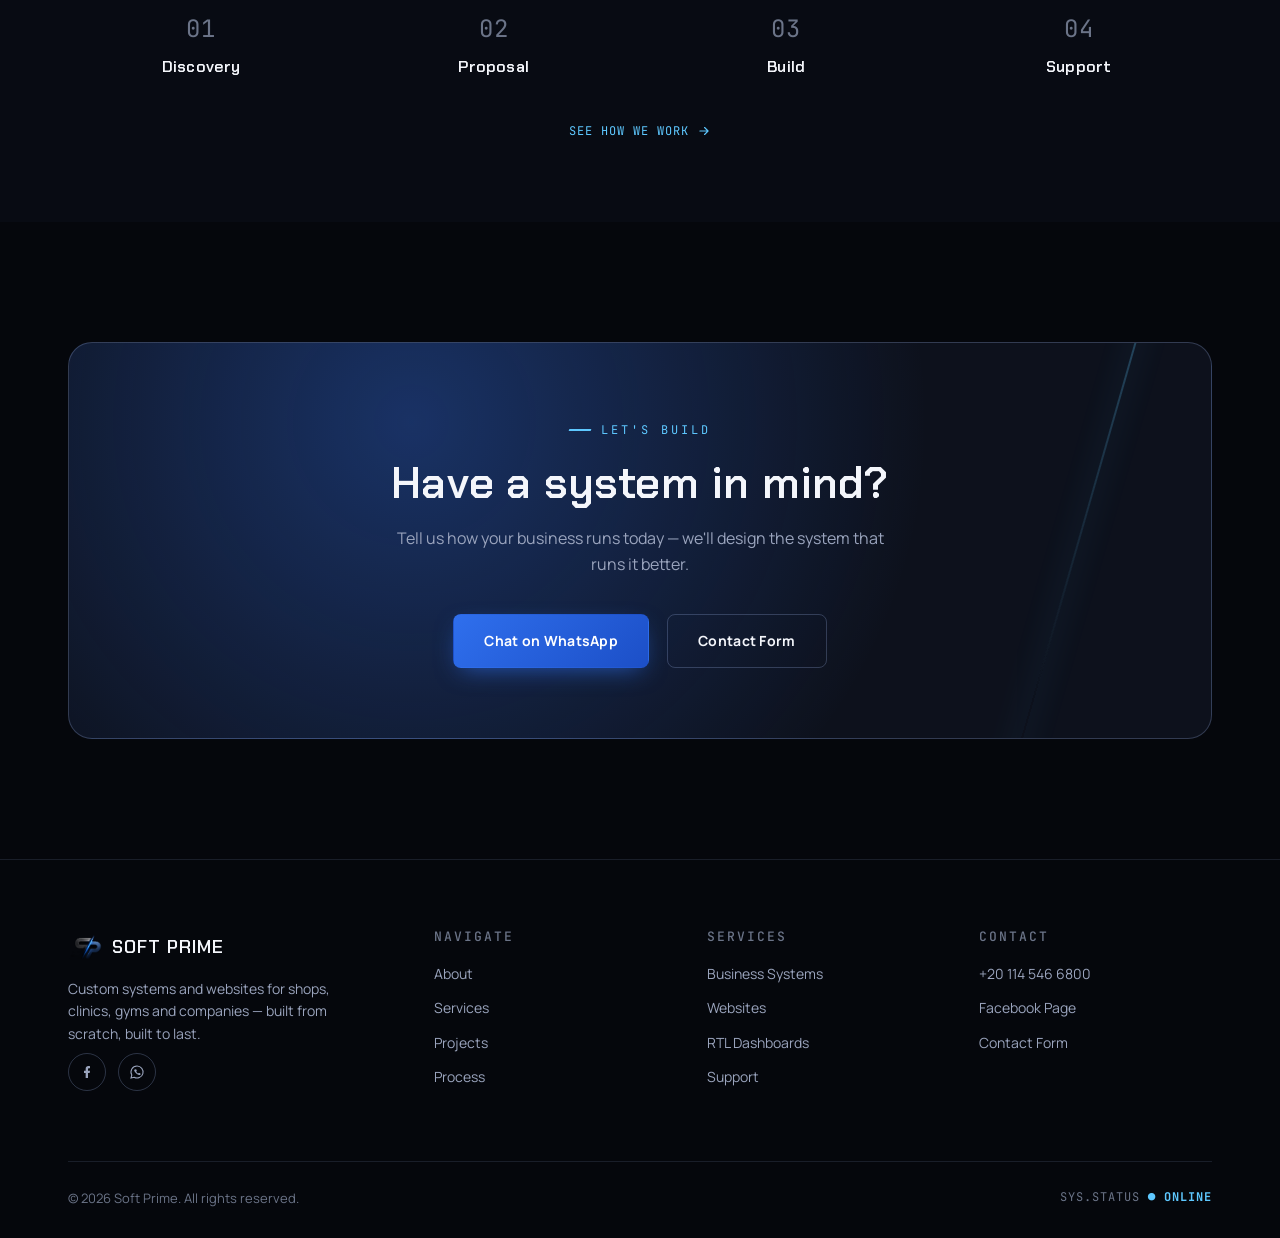
<file: home/index.html>
<!DOCTYPE html>
<html lang="en" dir="ltr">
<head>
<meta charset="UTF-8">
<meta name="viewport" content="width=device-width, initial-scale=1.0">
<title>Soft Prime — Custom Systems &amp; Websites</title>
<meta name="description" content="Soft Prime builds custom business systems, Arabic RTL dashboards and websites for shops, clinics, gyms and companies.">
<link rel="icon" href="../assets/images/brand/favicon.png">
<link rel="preconnect" href="https://fonts.googleapis.com">
<link rel="preconnect" href="https://fonts.gstatic.com" crossorigin>
<link href="https://fonts.googleapis.com/css2?family=Chakra+Petch:wght@400;500;600;700&family=Manrope:wght@400;500;600;700;800&family=Tajawal:wght@400;500;700;800;900&family=JetBrains+Mono:wght@400;500&display=swap" rel="stylesheet">
<link rel="stylesheet" href="../assets/css/style.css">
</head>
<body>

<canvas id="bg-canvas"></canvas>
<div class="grain"></div>
<div class="scroll-beam"></div>

<nav class="navbar">
  <div class="container nav-inner">
    <a href="../home/index.html" class="brand">
      <img src="../assets/images/brand/logo-icon.png" alt="Soft Prime">
      <span>SOFT PRIME<span class="sub" data-en="SOLUTIONS · INNOVATION · EXCELLENCE" data-ar="حلول · ابتكار · تميز">SOLUTIONS · INNOVATION · EXCELLENCE</span></span>
    </a>
    <div class="nav-links">
      <a href="../home/index.html" class="active" data-en="Home" data-ar="الرئيسية">Home</a>
      <a href="../about/index.html" data-en="About" data-ar="من نحن">About</a>
      <a href="../services/index.html" data-en="Services" data-ar="خدماتنا">Services</a>
      <a href="../projects/index.html" data-en="Projects" data-ar="أعمالنا">Projects</a>
      <a href="../process/index.html" data-en="Process" data-ar="آلية العمل">Process</a>
      <a href="../contact/index.html" data-en="Contact" data-ar="تواصل معنا">Contact</a>
    </div>
    <div class="nav-actions">
      <div class="lang-switch">
        <button data-lang="en">EN</button>
        <button data-lang="ar">AR</button>
      </div>
      <a href="https://wa.me/201145466800" target="_blank" class="btn btn-primary" style="padding:10px 18px;font-size:12px;">
        <span data-en="Let's Talk" data-ar="تواصل الآن">Let's Talk</span>
      </a>
      <div class="nav-burger"><span></span><span></span><span></span></div>
    </div>
  </div>
</nav>

<div class="mobile-menu">
  <a href="../home/index.html" class="active" data-en="Home" data-ar="الرئيسية">Home</a>
  <a href="../about/index.html" data-en="About" data-ar="من نحن">About</a>
  <a href="../services/index.html" data-en="Services" data-ar="خدماتنا">Services</a>
  <a href="../projects/index.html" data-en="Projects" data-ar="أعمالنا">Projects</a>
  <a href="../process/index.html" data-en="Process" data-ar="آلية العمل">Process</a>
  <a href="../contact/index.html" data-en="Contact" data-ar="تواصل معنا">Contact</a>
</div>

<!-- HERO -->
<section class="hero">
  <div class="hero-glow g1"></div>
  <div class="hero-glow g2"></div>
  <div class="hero-slash s1"></div>
  <div class="hero-slash s2"></div>
  <div class="container hero-content">
    <div class="eyebrow" data-en="CUSTOM SOFTWARE STUDIO" data-ar="استوديو برمجيات مخصص">CUSTOM SOFTWARE STUDIO</div>
    <h1 data-html
      data-en='<span class="word" style="animation-delay:.05s">We</span> <span class="word" style="animation-delay:.15s">Engineer</span> <span class="word" style="animation-delay:.25s">Systems</span> <span class="word" style="animation-delay:.35s">That</span> <span class="word" style="animation-delay:.45s">Run</span> <span class="word" style="animation-delay:.55s">Your</span> <span class="word" style="animation-delay:.65s">Business.</span>'
      data-ar='<span class="word" style="animation-delay:.05s">نُصمم</span> <span class="word" style="animation-delay:.15s">أنظمة</span> <span class="word" style="animation-delay:.25s">تُدير</span> <span class="word" style="animation-delay:.35s">أعمالك</span> <span class="word" style="animation-delay:.45s">بذكاء</span> <span class="word" style="animation-delay:.55s">وكفاءة.</span>'
      ><span class="word" style="animation-delay:.05s">We</span> <span class="word" style="animation-delay:.15s">Engineer</span> <span class="word" style="animation-delay:.25s">Systems</span> <span class="word" style="animation-delay:.35s">That</span> <span class="word" style="animation-delay:.45s">Run</span> <span class="word" style="animation-delay:.55s">Your</span> <span class="word" style="animation-delay:.65s">Business.</span></h1>
    <p class="lead" style="margin-top:26px;" data-en="Soft Prime designs and builds custom management systems, Arabic RTL dashboards and websites for shops, clinics, gyms and growing companies — tailored from scratch, never off-the-shelf." data-ar="Soft Prime بتصمم وتبني أنظمة إدارة ولوحات تحكم عربية RTL ومواقع مخصصة للمحلات والعيادات والجيمات والشركات — مصممة من الصفر حسب احتياجك، مش قوالب جاهزة.">Soft Prime designs and builds custom management systems, Arabic RTL dashboards and websites for shops, clinics, gyms and growing companies — tailored from scratch, never off-the-shelf.</p>
    <div class="hero-cta">
      <a href="../projects/index.html" class="btn btn-primary"><span class="shine"></span><span data-en="View Our Work" data-ar="شاهد أعمالنا">View Our Work</span></a>
      <a href="../contact/index.html" class="btn btn-ghost"><span data-en="Start a Project" data-ar="ابدأ مشروعك">Start a Project</span></a>
    </div>
    <div class="hero-stats">
      <div class="hero-stat"><b><span data-count="250">0</span>+</b><span data-en="SYSTEMS DELIVERED" data-ar="أنظمة تم تسليمها">SYSTEMS DELIVERED</span></div>
      <div class="hero-stat"><b><span data-count="7">0</span></b><span data-en="INDUSTRIES SERVED" data-ar="مجالات مختلفة">INDUSTRIES SERVED</span></div>
      <div class="hero-stat"><b><span data-count="100" data-suffix="%">0</span></b><span data-en="ARABIC RTL READY" data-ar="دعم عربي كامل">ARABIC RTL READY</span></div>
      <div class="hero-stat">
        <b><span id="visitor-count">625</span> <span style="display:inline-block; width:7px; height:7px; border-radius:50%; background:var(--success); box-shadow:0 0 8px var(--success); margin-inline-start:4px; vertical-align:middle;"></span></b>
        <span data-en="SITE VISITORS" data-ar="زوار الموقع">SITE VISITORS</span>
      </div>
    </div>
  </div>
</section>

<div class="marquee">
  <div class="marquee-track">
    <span>
      <b data-en="CUSTOM SYSTEMS" data-ar="أنظمة مخصصة">CUSTOM SYSTEMS</b> •
      <span data-en="WEBSITES" data-ar="مواقع إلكترونية">WEBSITES</span> •
      <span data-en="RTL DASHBOARDS" data-ar="لوحات تحكم عربية">RTL DASHBOARDS</span> •
      <b data-en="INVENTORY &amp; POS" data-ar="مخزون ونقاط بيع" data-html>INVENTORY &amp; POS</b> •
      <span data-en="DELIVERY SYSTEMS" data-ar="أنظمة توصيل">DELIVERY SYSTEMS</span> •
      <span data-en="AUTOMATION" data-ar="أتمتة الأعمال">AUTOMATION</span> •
    </span>
    <span aria-hidden="true">
      <b data-en="CUSTOM SYSTEMS" data-ar="أنظمة مخصصة">CUSTOM SYSTEMS</b> •
      <span data-en="WEBSITES" data-ar="مواقع إلكترونية">WEBSITES</span> •
      <span data-en="RTL DASHBOARDS" data-ar="لوحات تحكم عربية">RTL DASHBOARDS</span> •
      <b data-en="INVENTORY &amp; POS" data-ar="مخزون ونقاط بيع" data-html>INVENTORY &amp; POS</b> •
      <span data-en="DELIVERY SYSTEMS" data-ar="أنظمة توصيل">DELIVERY SYSTEMS</span> •
      <span data-en="AUTOMATION" data-ar="أتمتة الأعمال">AUTOMATION</span> •
    </span>
  </div>
</div>

<!-- ABOUT SNIPPET -->
<section class="section">
  <div class="container">
    <div class="grid grid-2" style="align-items:center; gap:60px;">
      <div class="reveal">
        <div class="eyebrow" data-en="WHO WE ARE" data-ar="من نحن">WHO WE ARE</div>
        <h2 data-en="Not a template shop. A systems studio." data-ar="مش شركة قوالب جاهزة… إحنا استوديو أنظمة">Not a template shop. A systems studio.</h2>
        <p class="lead" style="margin-top:20px;" data-en="Every business runs differently — so every system we build starts from your actual workflow, not a generic template. From a gym's membership tracker to a delivery company's order pipeline, we design the structure first, then build it to last." data-ar="كل شركة بتشتغل بطريقة مختلفة، ولذلك كل نظام بنبنيه بيبدأ من طريقة شغلك الفعلية، مش من قالب جاهز. من نظام متابعة اشتراكات جيم لحد خط سير أوردرات شركة شحن، بنصمم الهيكلة الأول وبعدين نبنيها تدوم.">Every business runs differently — so every system we build starts from your actual workflow, not a generic template. From a gym's membership tracker to a delivery company's order pipeline, we design the structure first, then build it to last.</p>
        <a href="../about/index.html" class="proj-link" style="margin-top:24px; display:inline-flex;">
          <span data-en="LEARN MORE ABOUT US" data-ar="اعرف أكتر عننا">LEARN MORE ABOUT US</span>
          <svg viewBox="0 0 24 24" fill="none"><path d="M5 12h14M13 6l6 6-6 6" stroke="currentColor" stroke-width="2" stroke-linecap="round" stroke-linejoin="round"/></svg>
        </a>
      </div>
      <div class="reveal-scale">
        <div class="panel tilt">
          <span class="sys-tag">SYS.CORE <b>● ACTIVE</b></span>
          <h3 style="margin-top:18px;" data-en="Built around three pillars" data-ar="مبني على 3 ركائز">Built around three pillars</h3>
          <div style="margin-top:24px; display:flex; flex-direction:column; gap:18px;">
            <div style="display:flex; gap:14px; align-items:flex-start;">
              <span class="sys-tag" style="min-width:60px;">01</span>
              <div><b data-en="Solutions" data-ar="حلول">Solutions</b><p style="font-size:13.5px; margin-top:4px;" data-en="Real fixes for real operational problems." data-ar="حلول حقيقية لمشاكل شغل حقيقية.">Real fixes for real operational problems.</p></div>
            </div>
            <div style="display:flex; gap:14px; align-items:flex-start;">
              <span class="sys-tag" style="min-width:60px;">02</span>
              <div><b data-en="Innovation" data-ar="ابتكار">Innovation</b><p style="font-size:13.5px; margin-top:4px;" data-en="Modern interfaces, not dated admin panels." data-ar="واجهات عصرية، مش لوحات تحكم قديمة.">Modern interfaces, not dated admin panels.</p></div>
            </div>
            <div style="display:flex; gap:14px; align-items:flex-start;">
              <span class="sys-tag" style="min-width:60px;">03</span>
              <div><b data-en="Excellence" data-ar="تميز">Excellence</b><p style="font-size:13.5px; margin-top:4px;" data-en="Polished, production-ready delivery." data-ar="تسليم نظيف وجاهز للاستخدام الفعلي.">Polished, production-ready delivery.</p></div>
            </div>
          </div>
        </div>
      </div>
    </div>
  </div>
</section>

<!-- SERVICES PREVIEW -->
<section class="section section-tight" style="background:var(--ink-2);">
  <div class="container">
    <div class="section-head center reveal">
      <div class="eyebrow" data-en="WHAT WE BUILD" data-ar="بنبني ايه">WHAT WE BUILD</div>
      <h2 data-en="Systems for every side of your business" data-ar="أنظمة لكل جانب في شغلك">Systems for every side of your business</h2>
    </div>
    <div class="grid grid-3 stagger">
      <div class="panel tilt reveal">
        <div class="icon-box"><svg viewBox="0 0 24 24" fill="none"><rect x="3" y="4" width="18" height="14" rx="2" stroke="currentColor" stroke-width="1.8"/><path d="M3 9h18M8 21h8" stroke="currentColor" stroke-width="1.8" stroke-linecap="round"/></svg></div>
        <h3 data-en="Custom Business Systems" data-ar="أنظمة إدارة مخصصة">Custom Business Systems</h3>
        <p data-en="Dashboards, inventory, sales and reporting built around your exact process." data-ar="لوحات تحكم ومخزون ومبيعات وتقارير مبنية على شكل شغلك بالظبط.">Dashboards, inventory, sales and reporting built around your exact process.</p>
      </div>
      <div class="panel tilt reveal">
        <div class="icon-box"><svg viewBox="0 0 24 24" fill="none"><path d="M12 3v18M3 12h18" stroke="currentColor" stroke-width="1.8"/><circle cx="12" cy="12" r="9" stroke="currentColor" stroke-width="1.8"/></svg></div>
        <h3 data-en="Web Design &amp; Development" data-ar="تصميم وتطوير مواقع" data-html>Web Design &amp; Development</h3>
        <p data-en="Company websites and landing pages that load fast and convert." data-ar="مواقع تعريفية وصفحات هبوط سريعة ومصممة للتحويل.">Company websites and landing pages that load fast and convert.</p>
      </div>
      <div class="panel tilt reveal">
        <div class="icon-box"><svg viewBox="0 0 24 24" fill="none"><path d="M4 6h16M4 12h16M4 18h10" stroke="currentColor" stroke-width="1.8" stroke-linecap="round"/></svg></div>
        <h3 data-en="Arabic RTL Dashboards" data-ar="لوحات تحكم عربية RTL">Arabic RTL Dashboards</h3>
        <p data-en="Right-to-left admin panels that feel native, not translated." data-ar="لوحات تحكم عربية حقيقية، مش ترجمة لواجهة إنجليزي.">Right-to-left admin panels that feel native, not translated.</p>
      </div>
    </div>
    <div class="text-center reveal" style="margin-top:44px;">
      <a href="../services/index.html" class="btn btn-ghost"><span data-en="See All Services" data-ar="كل الخدمات">See All Services</span></a>
    </div>
  </div>
</section>

<!-- PROJECTS PREVIEW -->
<section class="section">
  <div class="container">
    <div class="section-head reveal">
      <div class="eyebrow" data-en="SELECTED WORK" data-ar="أعمال مختارة">SELECTED WORK</div>
      <h2 data-en="Recently shipped systems" data-ar="أحدث الأنظمة اللي بنيناها">Recently shipped systems</h2>
    </div>
    <div class="grid grid-3 stagger">
      <a href="../projects/luka/index.html" class="proj-card reveal" style="display:block;">
        <div class="proj-thumb"><span class="proj-num">SYS.01</span><img src="../assets/images/projects/luka-1.jpg" alt="Luka"></div>
        <div class="proj-body">
          <h3>Loka — <span data-en="Fashion Retail System" data-ar="نظام محل أزياء">Fashion Retail System</span></h3>
          <p data-en="Multi-branch inventory, invoices and staff management." data-ar="مخزون متعدد الفروع، فواتير، وإدارة موظفين.">Multi-branch inventory, invoices and staff management.</p>
        </div>
      </a>
      <a href="../projects/delivery/index.html" class="proj-card reveal" style="display:block;">
        <div class="proj-thumb"><span class="proj-num">SYS.02</span><img src="../assets/images/projects/delivery-1.jpg" alt="Delivery"></div>
        <div class="proj-body">
          <h3 data-en="Al-Masar — Delivery Management" data-ar="المسار — إدارة التوصيل">Al-Masar — Delivery Management</h3>
          <p data-en="Order distribution, rep tracking and collections." data-ar="توزيع الأوردرات، متابعة المناديب، والتحصيل.">Order distribution, rep tracking and collections.</p>
        </div>
      </a>
      <a href="../projects/alqemmaa/index.html" class="proj-card reveal" style="display:block;">
        <div class="proj-thumb"><span class="proj-num">SYS.03</span><img src="../assets/images/projects/alqemmaa-1.jpg" alt="AlQemmaa"></div>
        <div class="proj-body">
          <h3 data-en="AlQemmaa — Arabic Tutoring Platform" data-ar="القمة — منصة تعليم اللغة العربية">AlQemmaa — Arabic Tutoring Platform</h3>
          <p data-en="Lessons, free videos, likes and student questions." data-ar="دروس، فيديوهات مفتوحة، إعجابات، وأسئلة الطلاب.">Lessons, free videos, likes and student questions.</p>
        </div>
      </a>
    </div>
    <div class="text-center reveal" style="margin-top:44px;">
      <a href="../projects/index.html" class="btn btn-ghost"><span data-en="View All Projects" data-ar="كل المشاريع">View All Projects</span></a>
    </div>
  </div>
</section>

<!-- PROCESS TEASER -->
<section class="section section-tight" style="background:var(--ink-2);">
  <div class="container">
    <div class="grid grid-4 stagger" style="text-align:center;">
      <div class="reveal">
        <div class="sys-tag" style="font-size:24px; margin-bottom:10px;">01</div>
        <h3 style="font-size:16px;" data-en="Discovery" data-ar="الاستكشاف">Discovery</h3>
      </div>
      <div class="reveal">
        <div class="sys-tag" style="font-size:24px; margin-bottom:10px;">02</div>
        <h3 style="font-size:16px;" data-en="Proposal" data-ar="عرض السعر">Proposal</h3>
      </div>
      <div class="reveal">
        <div class="sys-tag" style="font-size:24px; margin-bottom:10px;">03</div>
        <h3 style="font-size:16px;" data-en="Build" data-ar="البناء">Build</h3>
      </div>
      <div class="reveal">
        <div class="sys-tag" style="font-size:24px; margin-bottom:10px;">04</div>
        <h3 style="font-size:16px;" data-en="Support" data-ar="الدعم">Support</h3>
      </div>
    </div>
    <div class="text-center reveal" style="margin-top:40px;">
      <a href="../process/index.html" class="proj-link" style="display:inline-flex; justify-content:center;">
        <span data-en="SEE HOW WE WORK" data-ar="شوف طريقة شغلنا">SEE HOW WE WORK</span>
        <svg viewBox="0 0 24 24" fill="none"><path d="M5 12h14M13 6l6 6-6 6" stroke="currentColor" stroke-width="2" stroke-linecap="round" stroke-linejoin="round"/></svg>
      </a>
    </div>
  </div>
</section>

<!-- CTA -->
<section class="section">
  <div class="container">
    <div class="cta-band reveal-scale">
      <div class="hero-slash s1" style="right:12%;"></div>
      <div class="eyebrow" style="justify-content:center;" data-en="LET'S BUILD" data-ar="يلا نبدأ">LET'S BUILD</div>
      <h2 data-en="Have a system in mind?" data-ar="عندك نظام في بالك؟">Have a system in mind?</h2>
      <p data-en="Tell us how your business runs today — we'll design the system that runs it better." data-ar="قولنا بتشتغل ازاي دلوقتي، وإحنا هنصمم النظام اللي يشغلك بشكل أفضل.">Tell us how your business runs today — we'll design the system that runs it better.</p>
      <div class="hero-cta" style="justify-content:center;">
        <a href="https://wa.me/201145466800" target="_blank" class="btn btn-primary"><span class="shine"></span><span data-en="Chat on WhatsApp" data-ar="راسلنا واتساب">Chat on WhatsApp</span></a>
        <a href="../contact/index.html" class="btn btn-ghost"><span data-en="Contact Form" data-ar="نموذج التواصل">Contact Form</span></a>
      </div>
    </div>
  </div>
</section>

<footer>
  <div class="container">
    <div class="footer-grid">
      <div class="footer-brand">
        <a href="../home/index.html" class="brand"><img src="../assets/images/brand/logo-icon.png" alt="Soft Prime"><span>SOFT PRIME</span></a>
        <p data-en="Custom systems and websites for shops, clinics, gyms and companies — built from scratch, built to last." data-ar="أنظمة ومواقع مخصصة للمحلات والعيادات والجيمات والشركات — مبنية من الصفر وهتدوم معاك.">Custom systems and websites for shops, clinics, gyms and companies — built from scratch, built to last.</p>
        <div class="footer-social">
          <a href="https://web.facebook.com/profile.php?id=61592198713971" target="_blank" aria-label="Facebook"><svg width="16" height="16" viewBox="0 0 24 24" fill="none"><path d="M13.5 21v-7.5H16l.5-3.5h-3V8c0-1 .3-1.7 1.7-1.7H16.5V3.2C16.2 3.1 15.2 3 14 3c-2.4 0-4 1.5-4 4.2V10H7.5v3.5H10V21h3.5z" fill="currentColor"/></svg></a>
          <a href="https://wa.me/201145466800" target="_blank" aria-label="WhatsApp"><svg width="16" height="16" viewBox="0 0 24 24" fill="none"><path d="M12 3a9 9 0 00-7.8 13.5L3 21l4.6-1.2A9 9 0 1012 3z" stroke="currentColor" stroke-width="1.6"/><path d="M8.5 8.6c.2-.5.6-.9 1.5-.9.4 0 .8.3 1 .7l.6 1.4c.1.3.1.6-.1.8l-.6.7c-.1.1-.1.3 0 .5.5.9 1.4 1.8 2.3 2.3.2.1.4.1.5 0l.7-.6c.2-.2.5-.2.8-.1l1.4.6c.4.2.7.6.7 1 0 .9-.4 1.3-.9 1.5-1 .4-2.3.2-4-1-1.4-1-2.4-2-3.4-3.4-1.2-1.7-1.4-3-1-4z" fill="currentColor"/></svg></a>
        </div>
      </div>
      <div class="footer-col">
        <h4 data-en="NAVIGATE" data-ar="التنقل">NAVIGATE</h4>
        <a href="../about/index.html" data-en="About" data-ar="من نحن">About</a>
        <a href="../services/index.html" data-en="Services" data-ar="خدماتنا">Services</a>
        <a href="../projects/index.html" data-en="Projects" data-ar="أعمالنا">Projects</a>
        <a href="../process/index.html" data-en="Process" data-ar="آلية العمل">Process</a>
      </div>
      <div class="footer-col">
        <h4 data-en="SERVICES" data-ar="الخدمات">SERVICES</h4>
        <a href="../services/index.html" data-en="Business Systems" data-ar="أنظمة إدارة">Business Systems</a>
        <a href="../services/index.html" data-en="Websites" data-ar="مواقع إلكترونية">Websites</a>
        <a href="../services/index.html" data-en="RTL Dashboards" data-ar="لوحات تحكم عربية">RTL Dashboards</a>
        <a href="../services/index.html" data-en="Support" data-ar="الدعم">Support</a>
      </div>
      <div class="footer-col">
        <h4 data-en="CONTACT" data-ar="تواصل">CONTACT</h4>
        <a href="https://wa.me/201145466800" target="_blank">+20 114 546 6800</a>
        <a href="https://web.facebook.com/profile.php?id=61592198713971" target="_blank" data-en="Facebook Page" data-ar="صفحة الفيسبوك">Facebook Page</a>
        <a href="../contact/index.html" data-en="Contact Form" data-ar="نموذج التواصل">Contact Form</a>
      </div>
    </div>
    <div class="footer-bottom">
      <span data-en="© 2026 Soft Prime. All rights reserved." data-ar="© 2026 Soft Prime. جميع الحقوق محفوظة.">© 2026 Soft Prime. All rights reserved.</span>
      <span class="sys-tag">SYS.STATUS <b>● ONLINE</b></span>
    </div>
  </div>
</footer>

<div class="to-top" aria-label="Back to top"><svg width="18" height="18" viewBox="0 0 24 24" fill="none"><path d="M12 19V5M5 12l7-7 7 7" stroke="currentColor" stroke-width="2" stroke-linecap="round" stroke-linejoin="round"/></svg></div>

<script src="../assets/js/main.js"></script>
</body>
</html>
</file>
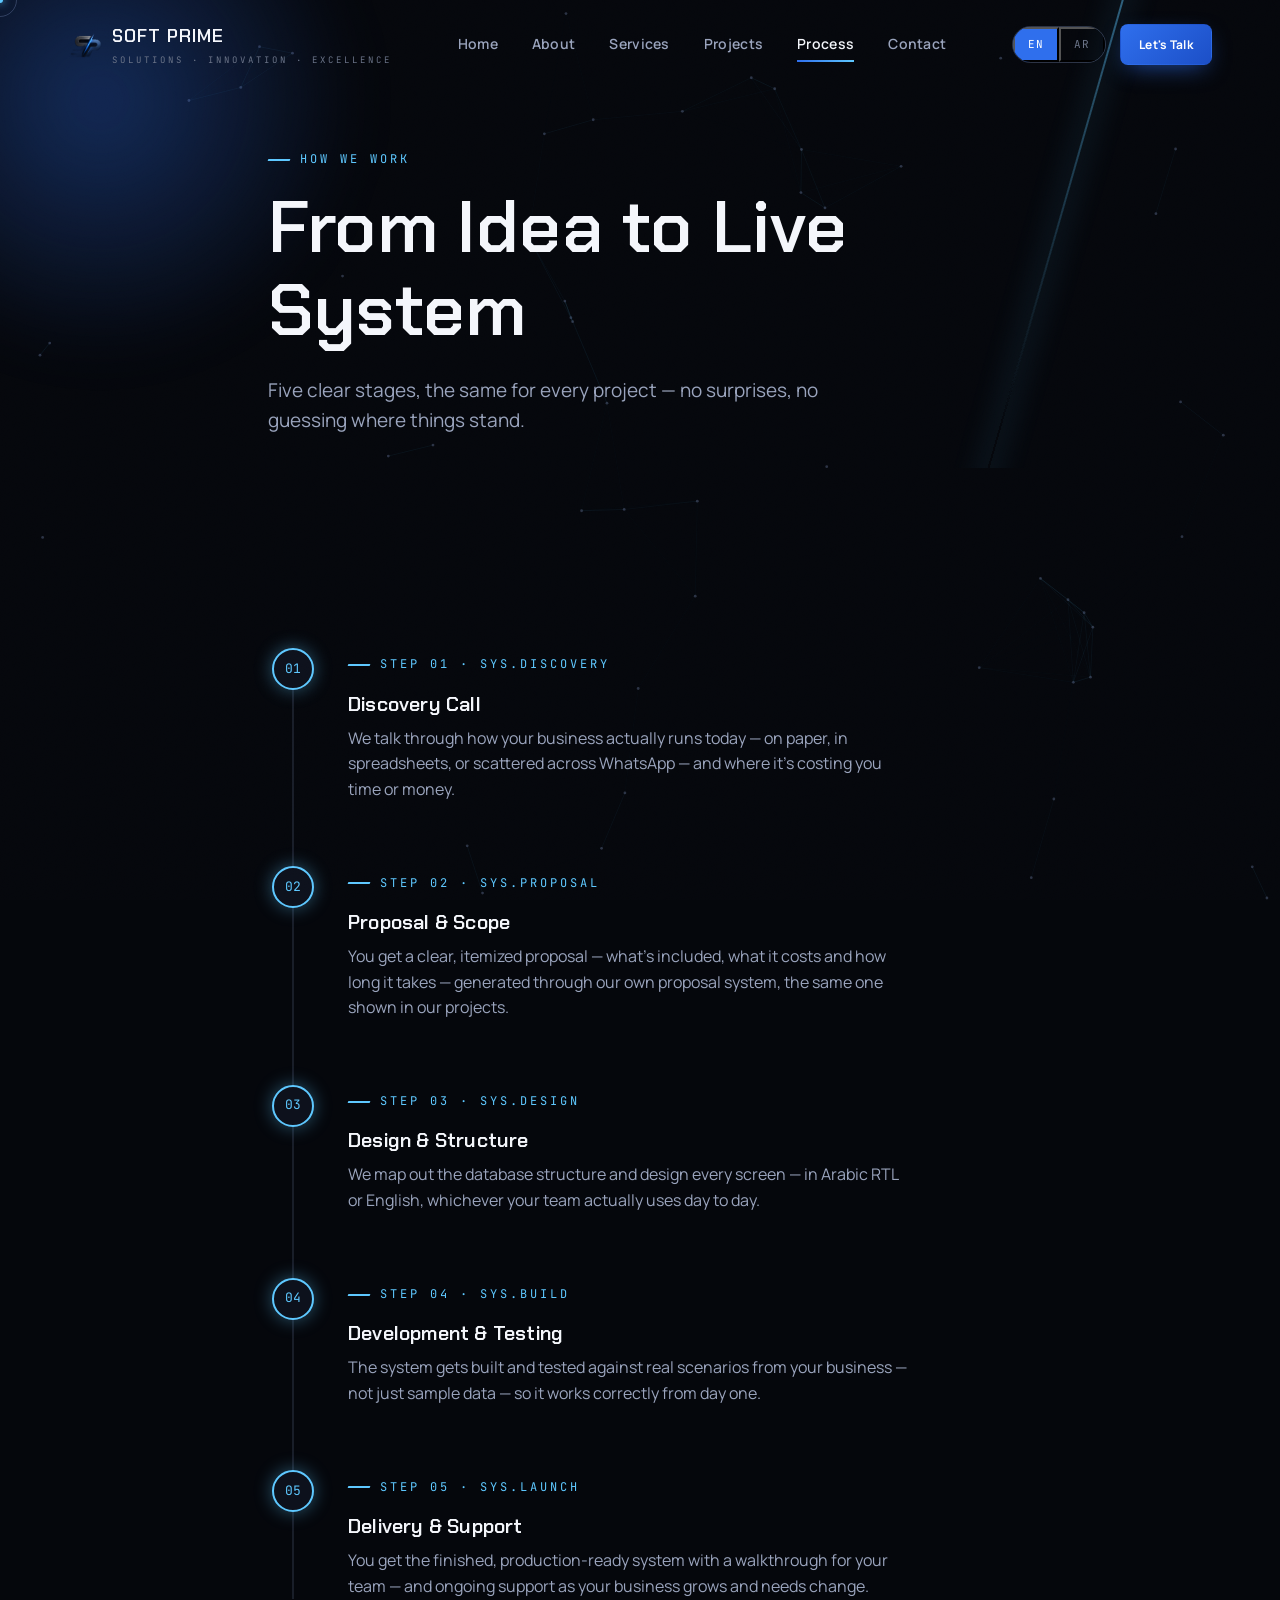
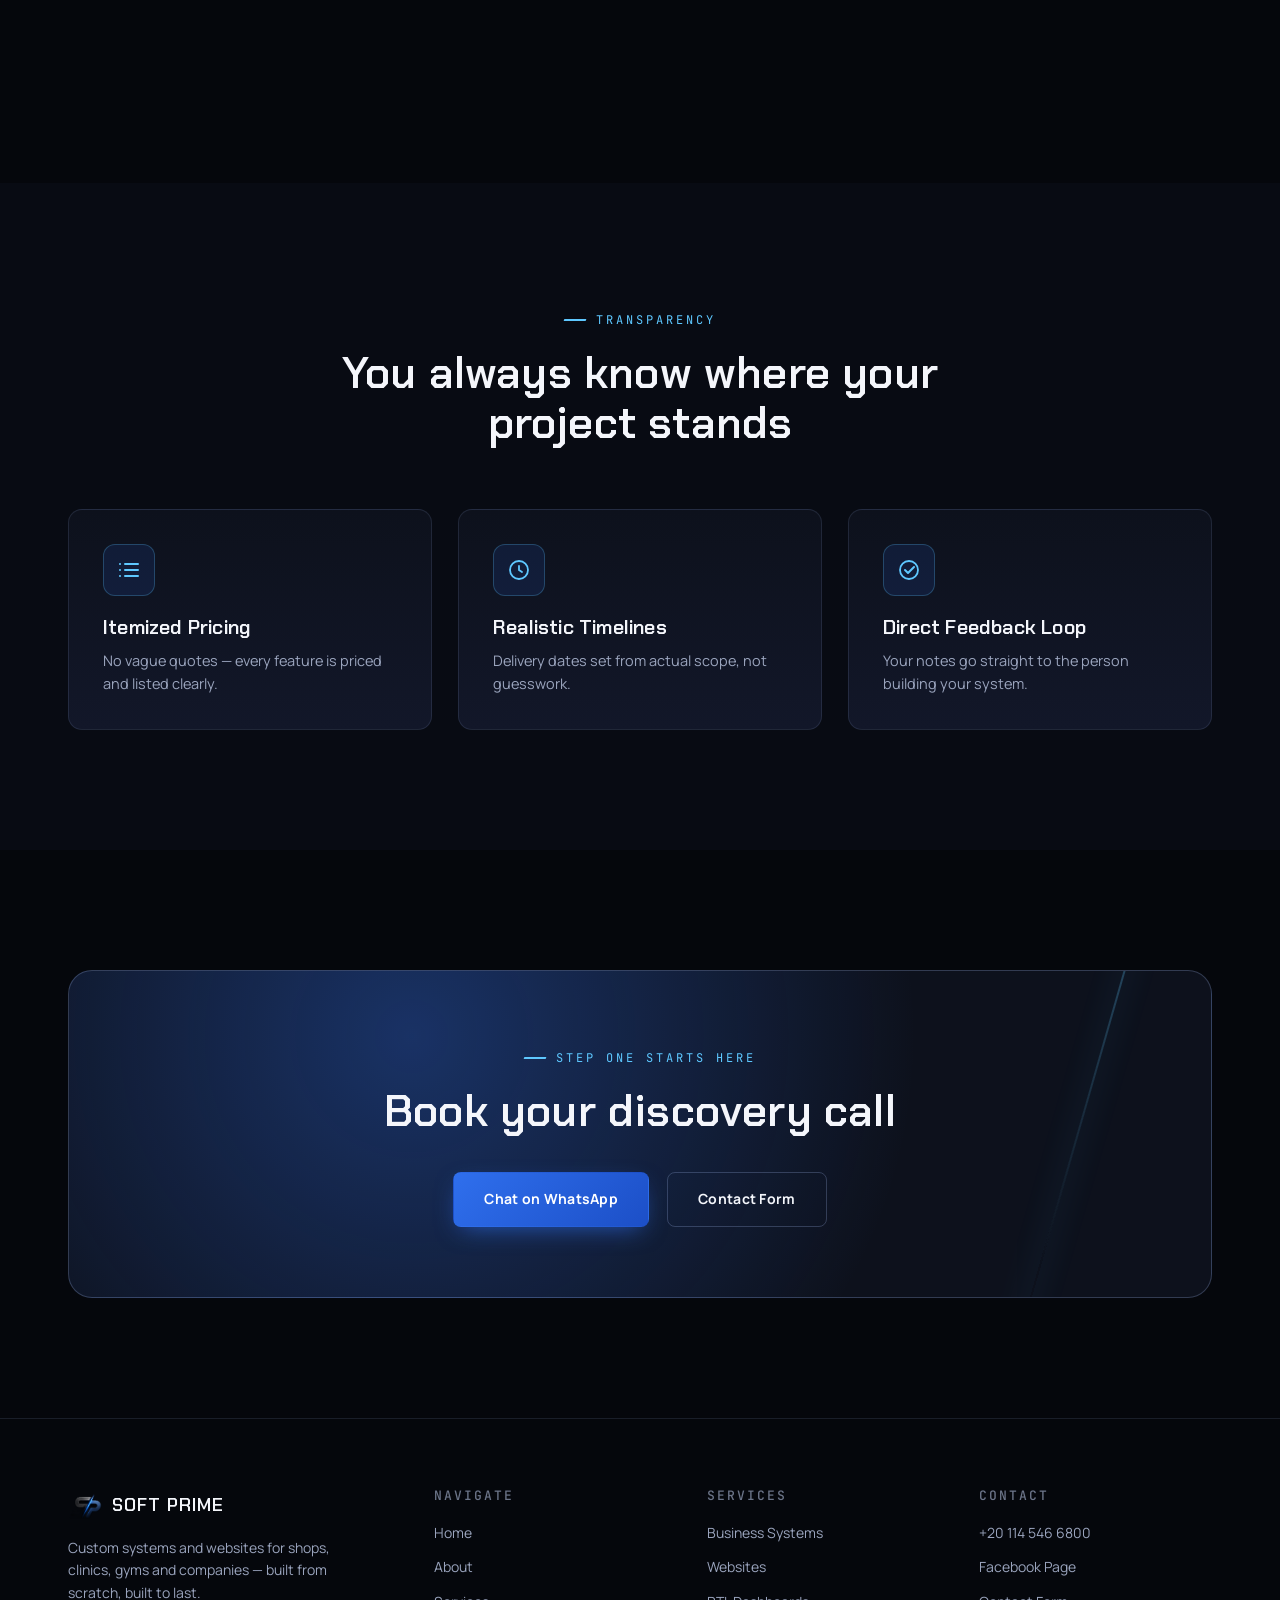
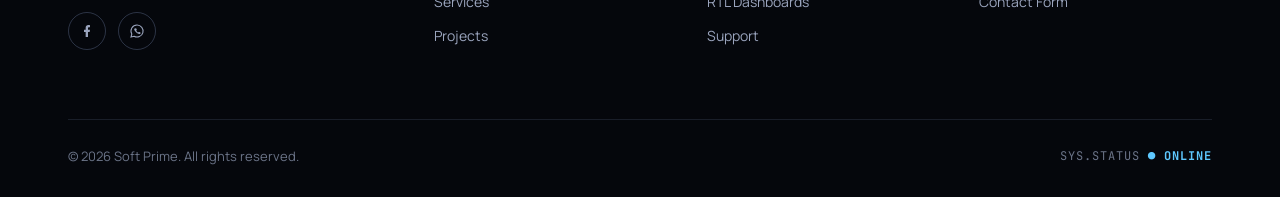
<file: process/index.html>
<!DOCTYPE html>
<html lang="en" dir="ltr">
<head>
<meta charset="UTF-8">
<meta name="viewport" content="width=device-width, initial-scale=1.0">
<title>Our Process — Soft Prime</title>
<meta name="description" content="From discovery call to post-launch support — how Soft Prime designs and builds custom systems.">
<link rel="icon" href="../assets/images/brand/favicon.png">
<link rel="preconnect" href="https://fonts.googleapis.com">
<link rel="preconnect" href="https://fonts.gstatic.com" crossorigin>
<link href="https://fonts.googleapis.com/css2?family=Chakra+Petch:wght@400;500;600;700&family=Manrope:wght@400;500;600;700;800&family=Tajawal:wght@400;500;700;800;900&family=JetBrains+Mono:wght@400;500&display=swap" rel="stylesheet">
<link rel="stylesheet" href="../assets/css/style.css">
</head>
<body>

<canvas id="bg-canvas"></canvas>
<div class="grain"></div>
<div class="scroll-beam"></div>

<nav class="navbar">
  <div class="container nav-inner">
    <a href="../home/index.html" class="brand">
      <img src="../assets/images/brand/logo-icon.png" alt="Soft Prime">
      <span>SOFT PRIME<span class="sub" data-en="SOLUTIONS · INNOVATION · EXCELLENCE" data-ar="حلول · ابتكار · تميز">SOLUTIONS · INNOVATION · EXCELLENCE</span></span>
    </a>
    <div class="nav-links">
      <a href="../home/index.html" data-en="Home" data-ar="الرئيسية">Home</a>
      <a href="../about/index.html" data-en="About" data-ar="من نحن">About</a>
      <a href="../services/index.html" data-en="Services" data-ar="خدماتنا">Services</a>
      <a href="../projects/index.html" data-en="Projects" data-ar="أعمالنا">Projects</a>
      <a href="../process/index.html" class="active" data-en="Process" data-ar="آلية العمل">Process</a>
      <a href="../contact/index.html" data-en="Contact" data-ar="تواصل معنا">Contact</a>
    </div>
    <div class="nav-actions">
      <div class="lang-switch">
        <button data-lang="en">EN</button>
        <button data-lang="ar">AR</button>
      </div>
      <a href="https://wa.me/201145466800" target="_blank" class="btn btn-primary" style="padding:10px 18px;font-size:12px;">
        <span data-en="Let's Talk" data-ar="تواصل الآن">Let's Talk</span>
      </a>
      <div class="nav-burger"><span></span><span></span><span></span></div>
    </div>
  </div>
</nav>

<div class="mobile-menu">
  <a href="../home/index.html" data-en="Home" data-ar="الرئيسية">Home</a>
  <a href="../about/index.html" data-en="About" data-ar="من نحن">About</a>
  <a href="../services/index.html" data-en="Services" data-ar="خدماتنا">Services</a>
  <a href="../projects/index.html" data-en="Projects" data-ar="أعمالنا">Projects</a>
  <a href="../process/index.html" class="active" data-en="Process" data-ar="آلية العمل">Process</a>
  <a href="../contact/index.html" data-en="Contact" data-ar="تواصل معنا">Contact</a>
</div>

<section class="hero" style="min-height:52vh; padding-bottom:10px;">
  <div class="hero-glow g1"></div>
  <div class="hero-slash s1"></div>
  <div class="container hero-content">
    <div class="eyebrow" data-en="HOW WE WORK" data-ar="آلية العمل">HOW WE WORK</div>
    <h1 data-en="From Idea to Live System" data-ar="من الفكرة للنظام الشغال">From Idea to Live System</h1>
    <p class="lead" style="margin-top:22px;" data-en="Five clear stages, the same for every project — no surprises, no guessing where things stand." data-ar="5 مراحل واضحة، بتتكرر في كل مشروع — من غير مفاجآت أو لخبطة في معرفة وصلنا لفين.">Five clear stages, the same for every project — no surprises, no guessing where things stand.</p>
  </div>
</section>

<section class="section">
  <div class="container" style="max-width:820px;">
    <div class="timeline">
      <div class="timeline-line"></div>
      <div class="timeline-progress"></div>

      <div class="tl-item">
        <div class="tl-dot">01</div>
        <div class="eyebrow" data-en="STEP 01 · SYS.DISCOVERY" data-ar="الخطوة 01 · الاستكشاف">STEP 01 · SYS.DISCOVERY</div>
        <h3 data-en="Discovery Call" data-ar="مكالمة استكشاف">Discovery Call</h3>
        <p style="margin-top:10px;" data-en="We talk through how your business actually runs today — on paper, in spreadsheets, or scattered across WhatsApp — and where it's costing you time or money." data-ar="بنتكلم بالتفصيل عن طريقة شغلك الحالية — بالورقة، إكسل، أو متلخبطة في شاتات واتساب — وفين النقط اللي بتضيّع عليك وقت أو فلوس.">We talk through how your business actually runs today — on paper, in spreadsheets, or scattered across WhatsApp — and where it's costing you time or money.</p>
      </div>

      <div class="tl-item">
        <div class="tl-dot">02</div>
        <div class="eyebrow" data-en="STEP 02 · SYS.PROPOSAL" data-ar="الخطوة 02 · عرض السعر">STEP 02 · SYS.PROPOSAL</div>
        <h3 data-en="Proposal &amp; Scope" data-ar="عرض السعر وتحديد النطاق" data-html>Proposal &amp; Scope</h3>
        <p style="margin-top:10px;" data-en="You get a clear, itemized proposal — what's included, what it costs and how long it takes — generated through our own proposal system, the same one shown in our projects." data-ar="بتاخد عرض سعر واضح ومقسم لبنود — اللي هيتضاف، تكلفته، والمدة — متولد من نظام عروض الأسعار بتاعنا، نفسه اللي شايفه في صفحة أعمالنا.">You get a clear, itemized proposal — what's included, what it costs and how long it takes — generated through our own proposal system, the same one shown in our projects.</p>
      </div>

      <div class="tl-item">
        <div class="tl-dot">03</div>
        <div class="eyebrow" data-en="STEP 03 · SYS.DESIGN" data-ar="الخطوة 03 · التصميم">STEP 03 · SYS.DESIGN</div>
        <h3 data-en="Design &amp; Structure" data-ar="التصميم والهيكلة" data-html>Design &amp; Structure</h3>
        <p style="margin-top:10px;" data-en="We map out the database structure and design every screen — in Arabic RTL or English, whichever your team actually uses day to day." data-ar="بنحدد هيكلة قاعدة البيانات ونصمم كل شاشة — بالعربي RTL أو الإنجليزي، أي حاجة فريقك مستخدمها فعليًا.">We map out the database structure and design every screen — in Arabic RTL or English, whichever your team actually uses day to day.</p>
      </div>

      <div class="tl-item">
        <div class="tl-dot">04</div>
        <div class="eyebrow" data-en="STEP 04 · SYS.BUILD" data-ar="الخطوة 04 · البناء">STEP 04 · SYS.BUILD</div>
        <h3 data-en="Development &amp; Testing" data-ar="البرمجة والاختبار" data-html>Development &amp; Testing</h3>
        <p style="margin-top:10px;" data-en="The system gets built and tested against real scenarios from your business — not just sample data — so it works correctly from day one." data-ar="بيتم بناء النظام واختباره على مواقف حقيقية من شغلك — مش بيانات وهمية — عشان يشتغل صح من أول يوم.">The system gets built and tested against real scenarios from your business — not just sample data — so it works correctly from day one.</p>
      </div>

      <div class="tl-item">
        <div class="tl-dot">05</div>
        <div class="eyebrow" data-en="STEP 05 · SYS.LAUNCH" data-ar="الخطوة 05 · الإطلاق">STEP 05 · SYS.LAUNCH</div>
        <h3 data-en="Delivery &amp; Support" data-ar="التسليم والدعم" data-html>Delivery &amp; Support</h3>
        <p style="margin-top:10px;" data-en="You get the finished, production-ready system with a walkthrough for your team — and ongoing support as your business grows and needs change." data-ar="بتستلم النظام جاهز للاستخدام فعليًا مع شرح كامل لفريقك — ودعم مستمر مع نمو شغلك وتغيّر احتياجاتك.">You get the finished, production-ready system with a walkthrough for your team — and ongoing support as your business grows and needs change.</p>
      </div>
    </div>
  </div>
</section>

<section class="section" style="background:var(--ink-2);">
  <div class="container">
    <div class="section-head center reveal">
      <div class="eyebrow" data-en="TRANSPARENCY" data-ar="شفافية">TRANSPARENCY</div>
      <h2 data-en="You always know where your project stands" data-ar="دايمًا هتعرف مشروعك وصل فين">You always know where your project stands</h2>
    </div>
    <div class="grid grid-3 stagger">
      <div class="panel tilt reveal">
        <div class="icon-box"><svg viewBox="0 0 24 24" fill="none"><path d="M8 6h13M8 12h13M8 18h13M3 6h.01M3 12h.01M3 18h.01" stroke="currentColor" stroke-width="2" stroke-linecap="round"/></svg></div>
        <h3 data-en="Itemized Pricing" data-ar="تسعير مقسم لبنود">Itemized Pricing</h3>
        <p data-en="No vague quotes — every feature is priced and listed clearly." data-ar="من غير أسعار غامضة — كل ميزة متسعّرة ومكتوبة بوضوح.">No vague quotes — every feature is priced and listed clearly.</p>
      </div>
      <div class="panel tilt reveal">
        <div class="icon-box"><svg viewBox="0 0 24 24" fill="none"><path d="M12 8v4l3 2" stroke="currentColor" stroke-width="1.8" stroke-linecap="round"/><circle cx="12" cy="12" r="9" stroke="currentColor" stroke-width="1.8"/></svg></div>
        <h3 data-en="Realistic Timelines" data-ar="مواعيد واقعية">Realistic Timelines</h3>
        <p data-en="Delivery dates set from actual scope, not guesswork." data-ar="مواعيد التسليم متحددة من حجم الشغل الفعلي، مش تخمين.">Delivery dates set from actual scope, not guesswork.</p>
      </div>
      <div class="panel tilt reveal">
        <div class="icon-box"><svg viewBox="0 0 24 24" fill="none"><path d="M8 12l3 3 6-6" stroke="currentColor" stroke-width="2" stroke-linecap="round" stroke-linejoin="round"/><circle cx="12" cy="12" r="9" stroke="currentColor" stroke-width="1.8"/></svg></div>
        <h3 data-en="Direct Feedback Loop" data-ar="تواصل مباشر ومستمر">Direct Feedback Loop</h3>
        <p data-en="Your notes go straight to the person building your system." data-ar="ملاحظاتك بتوصل مباشرة للي بيبني نظامك.">Your notes go straight to the person building your system.</p>
      </div>
    </div>
  </div>
</section>

<section class="section">
  <div class="container">
    <div class="cta-band reveal-scale">
      <div class="hero-slash s1" style="right:12%;"></div>
      <div class="eyebrow" style="justify-content:center;" data-en="STEP ONE STARTS HERE" data-ar="الخطوة الأولى تبدأ هنا">STEP ONE STARTS HERE</div>
      <h2 data-en="Book your discovery call" data-ar="احجز مكالمة الاستكشاف">Book your discovery call</h2>
      <div class="hero-cta" style="justify-content:center;">
        <a href="https://wa.me/201145466800" target="_blank" class="btn btn-primary"><span class="shine"></span><span data-en="Chat on WhatsApp" data-ar="راسلنا واتساب">Chat on WhatsApp</span></a>
        <a href="../contact/index.html" class="btn btn-ghost"><span data-en="Contact Form" data-ar="نموذج التواصل">Contact Form</span></a>
      </div>
    </div>
  </div>
</section>

<footer>
  <div class="container">
    <div class="footer-grid">
      <div class="footer-brand">
        <a href="../home/index.html" class="brand"><img src="../assets/images/brand/logo-icon.png" alt="Soft Prime"><span>SOFT PRIME</span></a>
        <p data-en="Custom systems and websites for shops, clinics, gyms and companies — built from scratch, built to last." data-ar="أنظمة ومواقع مخصصة للمحلات والعيادات والجيمات والشركات — مبنية من الصفر وهتدوم معاك.">Custom systems and websites for shops, clinics, gyms and companies — built from scratch, built to last.</p>
        <div class="footer-social">
          <a href="https://web.facebook.com/profile.php?id=61592198713971" target="_blank" aria-label="Facebook"><svg width="16" height="16" viewBox="0 0 24 24" fill="none"><path d="M13.5 21v-7.5H16l.5-3.5h-3V8c0-1 .3-1.7 1.7-1.7H16.5V3.2C16.2 3.1 15.2 3 14 3c-2.4 0-4 1.5-4 4.2V10H7.5v3.5H10V21h3.5z" fill="currentColor"/></svg></a>
          <a href="https://wa.me/201145466800" target="_blank" aria-label="WhatsApp"><svg width="16" height="16" viewBox="0 0 24 24" fill="none"><path d="M12 3a9 9 0 00-7.8 13.5L3 21l4.6-1.2A9 9 0 1012 3z" stroke="currentColor" stroke-width="1.6"/><path d="M8.5 8.6c.2-.5.6-.9 1.5-.9.4 0 .8.3 1 .7l.6 1.4c.1.3.1.6-.1.8l-.6.7c-.1.1-.1.3 0 .5.5.9 1.4 1.8 2.3 2.3.2.1.4.1.5 0l.7-.6c.2-.2.5-.2.8-.1l1.4.6c.4.2.7.6.7 1 0 .9-.4 1.3-.9 1.5-1 .4-2.3.2-4-1-1.4-1-2.4-2-3.4-3.4-1.2-1.7-1.4-3-1-4z" fill="currentColor"/></svg></a>
        </div>
      </div>
      <div class="footer-col">
        <h4 data-en="NAVIGATE" data-ar="التنقل">NAVIGATE</h4>
        <a href="../home/index.html" data-en="Home" data-ar="الرئيسية">Home</a>
        <a href="../about/index.html" data-en="About" data-ar="من نحن">About</a>
        <a href="../services/index.html" data-en="Services" data-ar="خدماتنا">Services</a>
        <a href="../projects/index.html" data-en="Projects" data-ar="أعمالنا">Projects</a>
      </div>
      <div class="footer-col">
        <h4 data-en="SERVICES" data-ar="الخدمات">SERVICES</h4>
        <a href="../services/index.html" data-en="Business Systems" data-ar="أنظمة إدارة">Business Systems</a>
        <a href="../services/index.html" data-en="Websites" data-ar="مواقع إلكترونية">Websites</a>
        <a href="../services/index.html" data-en="RTL Dashboards" data-ar="لوحات تحكم عربية">RTL Dashboards</a>
        <a href="../services/index.html" data-en="Support" data-ar="الدعم">Support</a>
      </div>
      <div class="footer-col">
        <h4 data-en="CONTACT" data-ar="تواصل">CONTACT</h4>
        <a href="https://wa.me/201145466800" target="_blank">+20 114 546 6800</a>
        <a href="https://web.facebook.com/profile.php?id=61592198713971" target="_blank" data-en="Facebook Page" data-ar="صفحة الفيسبوك">Facebook Page</a>
        <a href="../contact/index.html" data-en="Contact Form" data-ar="نموذج التواصل">Contact Form</a>
      </div>
    </div>
    <div class="footer-bottom">
      <span data-en="© 2026 Soft Prime. All rights reserved." data-ar="© 2026 Soft Prime. جميع الحقوق محفوظة.">© 2026 Soft Prime. All rights reserved.</span>
      <span class="sys-tag">SYS.STATUS <b>● ONLINE</b></span>
    </div>
  </div>
</footer>

<div class="to-top" aria-label="Back to top"><svg width="18" height="18" viewBox="0 0 24 24" fill="none"><path d="M12 19V5M5 12l7-7 7 7" stroke="currentColor" stroke-width="2" stroke-linecap="round" stroke-linejoin="round"/></svg></div>

<script src="../assets/js/main.js"></script>
</body>
</html>
</file>
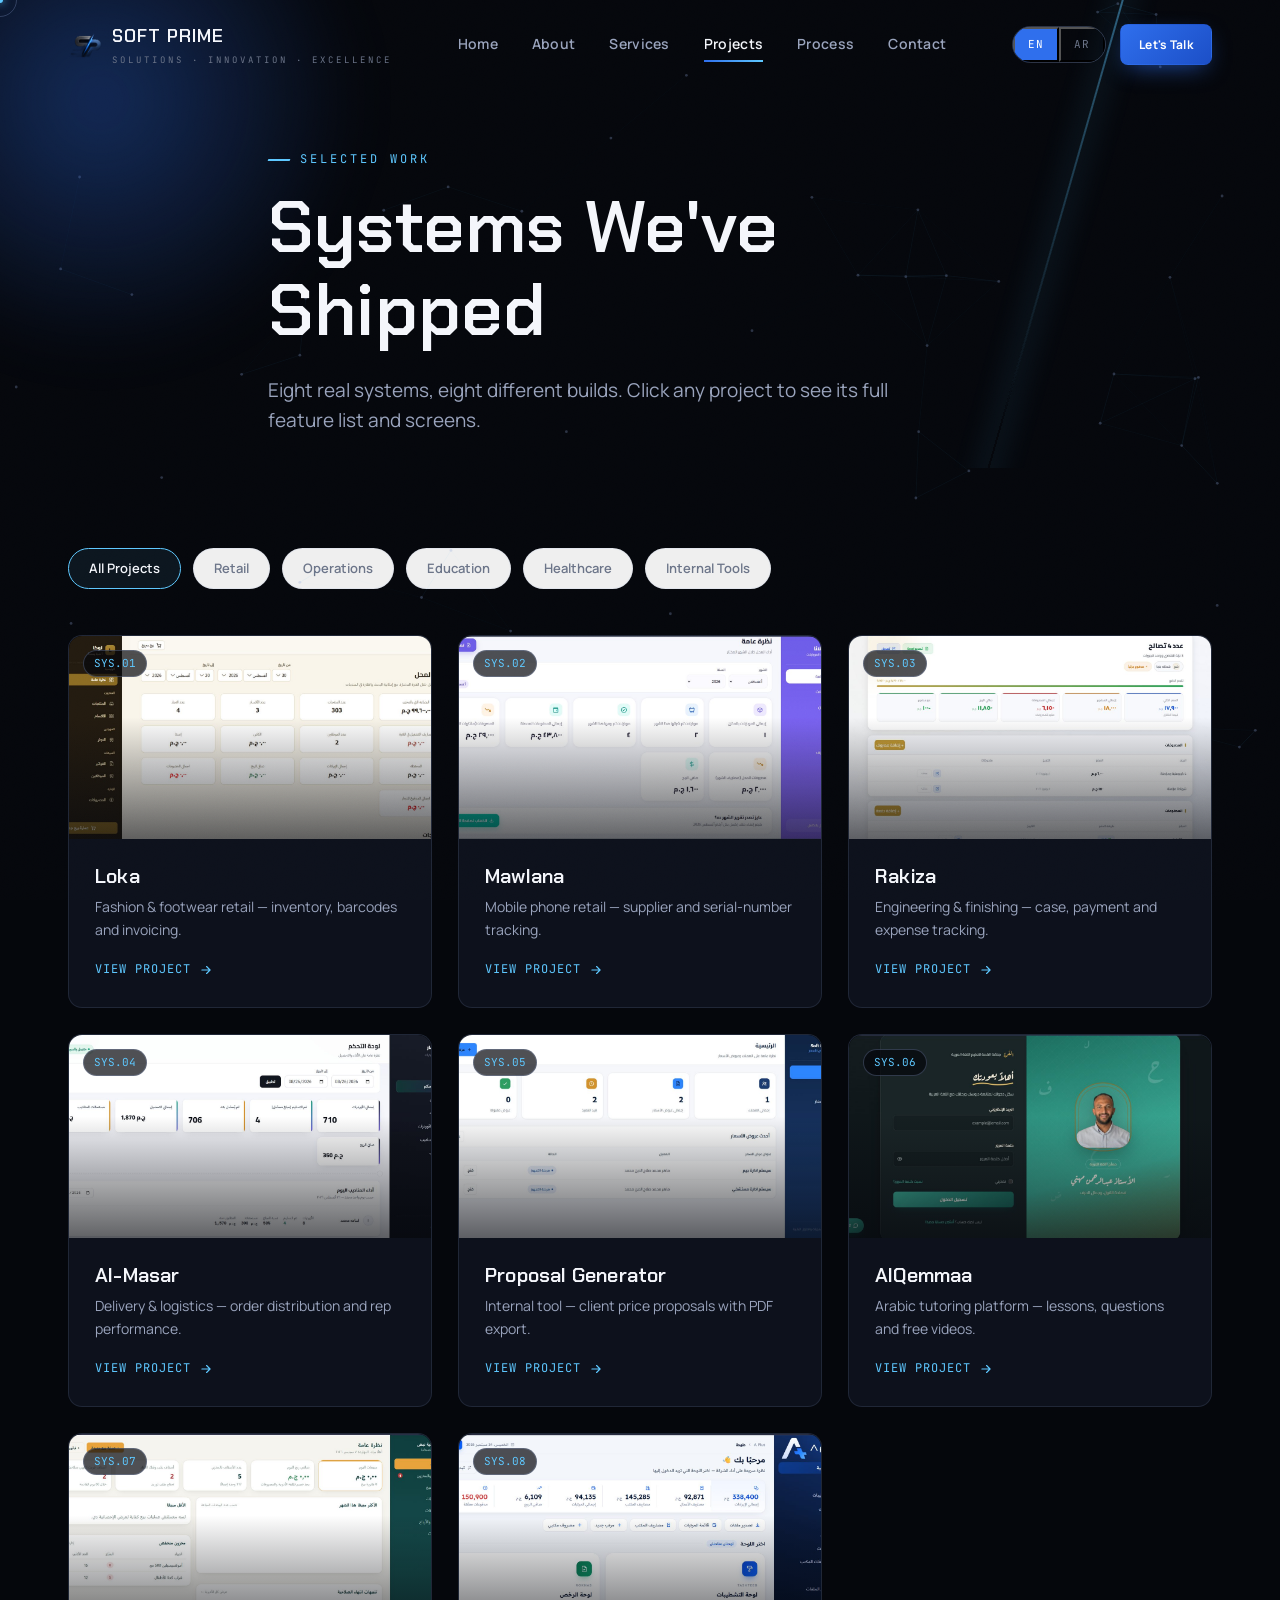
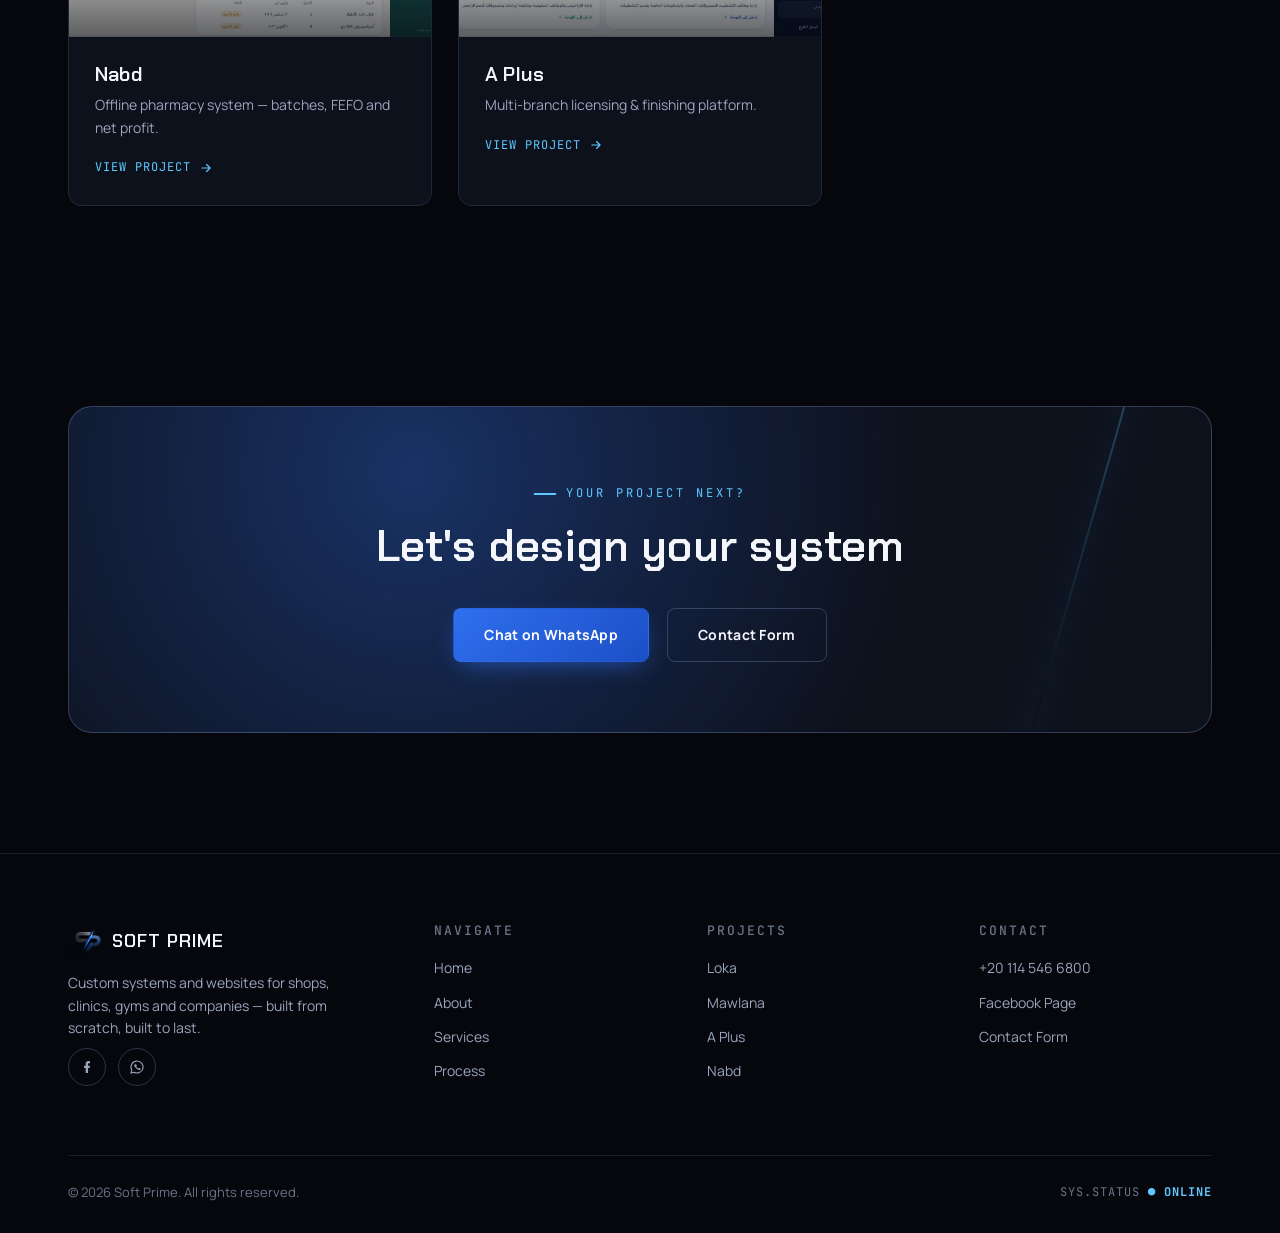
<file: projects/index.html>
<!DOCTYPE html>
<html lang="en" dir="ltr">
<head>
<meta charset="UTF-8">
<meta name="viewport" content="width=device-width, initial-scale=1.0">
<title>Projects — Soft Prime</title>
<meta name="description" content="Systems Soft Prime has designed and built: retail, mobile stores, engineering ops, delivery management and internal sales tools.">
<link rel="icon" href="../assets/images/brand/favicon.png">
<link rel="preconnect" href="https://fonts.googleapis.com">
<link rel="preconnect" href="https://fonts.gstatic.com" crossorigin>
<link href="https://fonts.googleapis.com/css2?family=Chakra+Petch:wght@400;500;600;700&family=Manrope:wght@400;500;600;700;800&family=Tajawal:wght@400;500;700;800;900&family=JetBrains+Mono:wght@400;500&display=swap" rel="stylesheet">
<link rel="stylesheet" href="../assets/css/style.css">
</head>
<body>

<canvas id="bg-canvas"></canvas>
<div class="grain"></div>
<div class="scroll-beam"></div>

<nav class="navbar">
  <div class="container nav-inner">
    <a href="../home/index.html" class="brand">
      <img src="../assets/images/brand/logo-icon.png" alt="Soft Prime">
      <span>SOFT PRIME<span class="sub" data-en="SOLUTIONS · INNOVATION · EXCELLENCE" data-ar="حلول · ابتكار · تميز">SOLUTIONS · INNOVATION · EXCELLENCE</span></span>
    </a>
    <div class="nav-links">
      <a href="../home/index.html" data-en="Home" data-ar="الرئيسية">Home</a>
      <a href="../about/index.html" data-en="About" data-ar="من نحن">About</a>
      <a href="../services/index.html" data-en="Services" data-ar="خدماتنا">Services</a>
      <a href="../projects/index.html" class="active" data-en="Projects" data-ar="أعمالنا">Projects</a>
      <a href="../process/index.html" data-en="Process" data-ar="آلية العمل">Process</a>
      <a href="../contact/index.html" data-en="Contact" data-ar="تواصل معنا">Contact</a>
    </div>
    <div class="nav-actions">
      <div class="lang-switch">
        <button data-lang="en">EN</button>
        <button data-lang="ar">AR</button>
      </div>
      <a href="https://wa.me/201145466800" target="_blank" class="btn btn-primary" style="padding:10px 18px;font-size:12px;">
        <span data-en="Let's Talk" data-ar="تواصل الآن">Let's Talk</span>
      </a>
      <div class="nav-burger"><span></span><span></span><span></span></div>
    </div>
  </div>
</nav>

<div class="mobile-menu">
  <a href="../home/index.html" data-en="Home" data-ar="الرئيسية">Home</a>
  <a href="../about/index.html" data-en="About" data-ar="من نحن">About</a>
  <a href="../services/index.html" data-en="Services" data-ar="خدماتنا">Services</a>
  <a href="../projects/index.html" class="active" data-en="Projects" data-ar="أعمالنا">Projects</a>
  <a href="../process/index.html" data-en="Process" data-ar="آلية العمل">Process</a>
  <a href="../contact/index.html" data-en="Contact" data-ar="تواصل معنا">Contact</a>
</div>

<section class="hero" style="min-height:52vh; padding-bottom:10px;">
  <div class="hero-glow g1"></div>
  <div class="hero-slash s1"></div>
  <div class="container hero-content">
    <div class="eyebrow" data-en="SELECTED WORK" data-ar="أعمال مختارة">SELECTED WORK</div>
    <h1 data-en="Systems We've Shipped" data-ar="أنظمة قمنا بتصميمها">Systems We've Shipped</h1>
    <p class="lead" style="margin-top:22px;" data-en="Eight real systems, eight different builds. Click any project to see its full feature list and screens." data-ar="ثمانية أنظمة حقيقية، ثمانية مشاريع مختلفة. اضغط على أي مشروع عشان تشوف كل مميزاته وصوره بالتفصيل.">Eight real systems, eight different builds. Click any project to see its full feature list and screens.</p>
  </div>
</section>

<section class="section-tight">
  <div class="container">

    <div class="filter-row">
      <button class="filter-btn active" data-filter="all" data-en="All Projects" data-ar="كل المشاريع">All Projects</button>
      <button class="filter-btn" data-filter="retail" data-en="Retail" data-ar="تجارة تجزئة">Retail</button>
      <button class="filter-btn" data-filter="ops" data-en="Operations" data-ar="عمليات">Operations</button>
      <button class="filter-btn" data-filter="education" data-en="Education" data-ar="تعليم">Education</button>
      <button class="filter-btn" data-filter="health" data-en="Healthcare" data-ar="صحة">Healthcare</button>
      <button class="filter-btn" data-filter="tools" data-en="Internal Tools" data-ar="أدوات داخلية">Internal Tools</button>
    </div>

    <div class="grid grid-3 stagger">

      <a href="luka/index.html" class="proj-card reveal" data-cat="retail" style="display:block;">
        <div class="proj-thumb"><span class="proj-num">SYS.01</span><img src="../assets/images/projects/luka-1.jpg" alt="Loka"></div>
        <div class="proj-body">
          <h3 data-en="Loka" data-ar="لوكا">Loka</h3>
          <p data-en="Fashion &amp; footwear retail — inventory, barcodes and invoicing." data-ar="محل أزياء وأحذية — مخزون، باركود، وفواتير." data-html>Fashion &amp; footwear retail — inventory, barcodes and invoicing.</p>
          <span class="proj-link"><span data-en="VIEW PROJECT" data-ar="شاهد المشروع">VIEW PROJECT</span>
            <svg viewBox="0 0 24 24" fill="none"><path d="M5 12h14M13 6l6 6-6 6" stroke="currentColor" stroke-width="2" stroke-linecap="round" stroke-linejoin="round"/></svg>
          </span>
        </div>
      </a>

      <a href="mawlana/index.html" class="proj-card reveal" data-cat="retail" style="display:block;">
        <div class="proj-thumb"><span class="proj-num">SYS.02</span><img src="../assets/images/projects/mawlana-2.jpg" alt="Mawlana"></div>
        <div class="proj-body">
          <h3 data-en="Mawlana" data-ar="مولانا">Mawlana</h3>
          <p data-en="Mobile phone retail — supplier and serial-number tracking." data-ar="بيع موبايلات — متابعة الموردين وأرقام السيريال.">Mobile phone retail — supplier and serial-number tracking.</p>
          <span class="proj-link"><span data-en="VIEW PROJECT" data-ar="شاهد المشروع">VIEW PROJECT</span>
            <svg viewBox="0 0 24 24" fill="none"><path d="M5 12h14M13 6l6 6-6 6" stroke="currentColor" stroke-width="2" stroke-linecap="round" stroke-linejoin="round"/></svg>
          </span>
        </div>
      </a>

      <a href="rakiza/index.html" class="proj-card reveal" data-cat="ops" style="display:block;">
        <div class="proj-thumb"><span class="proj-num">SYS.03</span><img src="../assets/images/projects/rakiza-2.jpg" alt="Rakiza"></div>
        <div class="proj-body">
          <h3 data-en="Rakiza" data-ar="ركيزة">Rakiza</h3>
          <p data-en="Engineering &amp; finishing — case, payment and expense tracking." data-ar="هندسة وتشطيبات — متابعة الحالات والمدفوعات والمصروفات." data-html>Engineering &amp; finishing — case, payment and expense tracking.</p>
          <span class="proj-link"><span data-en="VIEW PROJECT" data-ar="شاهد المشروع">VIEW PROJECT</span>
            <svg viewBox="0 0 24 24" fill="none"><path d="M5 12h14M13 6l6 6-6 6" stroke="currentColor" stroke-width="2" stroke-linecap="round" stroke-linejoin="round"/></svg>
          </span>
        </div>
      </a>

      <a href="delivery/index.html" class="proj-card reveal" data-cat="ops" style="display:block;">
        <div class="proj-thumb"><span class="proj-num">SYS.04</span><img src="../assets/images/projects/delivery-1.jpg" alt="Al-Masar"></div>
        <div class="proj-body">
          <h3 data-en="Al-Masar" data-ar="المسار">Al-Masar</h3>
          <p data-en="Delivery &amp; logistics — order distribution and rep performance." data-ar="شحن وتوزيع — توزيع الأوردرات ومتابعة أداء المناديب." data-html>Delivery &amp; logistics — order distribution and rep performance.</p>
          <span class="proj-link"><span data-en="VIEW PROJECT" data-ar="شاهد المشروع">VIEW PROJECT</span>
            <svg viewBox="0 0 24 24" fill="none"><path d="M5 12h14M13 6l6 6-6 6" stroke="currentColor" stroke-width="2" stroke-linecap="round" stroke-linejoin="round"/></svg>
          </span>
        </div>
      </a>

      <a href="proposal-generator/index.html" class="proj-card reveal" data-cat="tools" style="display:block;">
        <div class="proj-thumb"><span class="proj-num">SYS.05</span><img src="../assets/images/projects/proposal-1.jpg" alt="Proposal Generator"></div>
        <div class="proj-body">
          <h3 data-en="Proposal Generator" data-ar="مولّد عروض الأسعار">Proposal Generator</h3>
          <p data-en="Internal tool — client price proposals with PDF export." data-ar="أداة داخلية — عروض أسعار للعملاء مع تصدير PDF.">Internal tool — client price proposals with PDF export.</p>
          <span class="proj-link"><span data-en="VIEW PROJECT" data-ar="شاهد المشروع">VIEW PROJECT</span>
            <svg viewBox="0 0 24 24" fill="none"><path d="M5 12h14M13 6l6 6-6 6" stroke="currentColor" stroke-width="2" stroke-linecap="round" stroke-linejoin="round"/></svg>
          </span>
        </div>
      </a>

      <a href="alqemmaa/index.html" class="proj-card reveal" data-cat="education" style="display:block;">
        <div class="proj-thumb"><span class="proj-num">SYS.06</span><img src="../assets/images/projects/alqemmaa-1.jpg" alt="AlQemmaa"></div>
        <div class="proj-body">
          <h3 data-en="AlQemmaa" data-ar="القمة">AlQemmaa</h3>
          <p data-en="Arabic tutoring platform — lessons, questions and free videos." data-ar="منصة تعليم لغة عربية — دروس، أسئلة، وفيديوهات مفتوحة.">Arabic tutoring platform — lessons, questions and free videos.</p>
          <span class="proj-link"><span data-en="VIEW PROJECT" data-ar="شاهد المشروع">VIEW PROJECT</span>
            <svg viewBox="0 0 24 24" fill="none"><path d="M5 12h14M13 6l6 6-6 6" stroke="currentColor" stroke-width="2" stroke-linecap="round" stroke-linejoin="round"/></svg>
          </span>
        </div>
      </a>

      <a href="nabd/index.html" class="proj-card reveal" data-cat="health" style="display:block;">
        <div class="proj-thumb"><span class="proj-num">SYS.07</span><img src="../assets/images/projects/nabd-1.jpg" alt="Nabd"></div>
        <div class="proj-body">
          <h3 data-en="Nabd" data-ar="نبض">Nabd</h3>
          <p data-en="Offline pharmacy system — batches, FEFO and net profit." data-ar="نظام صيدلية بدون إنترنت — تشغيلات، FEFO، وصافي ربح.">Offline pharmacy system — batches, FEFO and net profit.</p>
          <span class="proj-link"><span data-en="VIEW PROJECT" data-ar="شاهد المشروع">VIEW PROJECT</span>
            <svg viewBox="0 0 24 24" fill="none"><path d="M5 12h14M13 6l6 6-6 6" stroke="currentColor" stroke-width="2" stroke-linecap="round" stroke-linejoin="round"/></svg>
          </span>
        </div>
      </a>

      <a href="aplus/index.html" class="proj-card reveal" data-cat="ops" style="display:block;">
        <div class="proj-thumb"><span class="proj-num">SYS.08</span><img src="../assets/images/projects/aplus-1.jpg" alt="A Plus"></div>
        <div class="proj-body">
          <h3 data-en="A Plus" data-ar="A Plus">A Plus</h3>
          <p data-en="Multi-branch licensing &amp; finishing platform." data-ar="منصة تراخيص وتشطيبات متعددة الفروع." data-html>Multi-branch licensing &amp; finishing platform.</p>
          <span class="proj-link"><span data-en="VIEW PROJECT" data-ar="شاهد المشروع">VIEW PROJECT</span>
            <svg viewBox="0 0 24 24" fill="none"><path d="M5 12h14M13 6l6 6-6 6" stroke="currentColor" stroke-width="2" stroke-linecap="round" stroke-linejoin="round"/></svg>
          </span>
        </div>
      </a>

    </div>
  </div>
</section>

<section class="section">
  <div class="container">
    <div class="cta-band reveal-scale">
      <div class="hero-slash s1" style="right:12%;"></div>
      <div class="eyebrow" style="justify-content:center;" data-en="YOUR PROJECT NEXT?" data-ar="مشروعك التالي؟">YOUR PROJECT NEXT?</div>
      <h2 data-en="Let's design your system" data-ar="يلا نصمم نظامك">Let's design your system</h2>
      <div class="hero-cta" style="justify-content:center;">
        <a href="https://wa.me/201145466800" target="_blank" class="btn btn-primary"><span class="shine"></span><span data-en="Chat on WhatsApp" data-ar="راسلنا واتساب">Chat on WhatsApp</span></a>
        <a href="../contact/index.html" class="btn btn-ghost"><span data-en="Contact Form" data-ar="نموذج التواصل">Contact Form</span></a>
      </div>
    </div>
  </div>
</section>

<footer>
  <div class="container">
    <div class="footer-grid">
      <div class="footer-brand">
        <a href="../home/index.html" class="brand"><img src="../assets/images/brand/logo-icon.png" alt="Soft Prime"><span>SOFT PRIME</span></a>
        <p data-en="Custom systems and websites for shops, clinics, gyms and companies — built from scratch, built to last." data-ar="أنظمة ومواقع مخصصة للمحلات والعيادات والجيمات والشركات — مبنية من الصفر وهتدوم معاك.">Custom systems and websites for shops, clinics, gyms and companies — built from scratch, built to last.</p>
        <div class="footer-social">
          <a href="https://web.facebook.com/profile.php?id=61592198713971" target="_blank" aria-label="Facebook"><svg width="16" height="16" viewBox="0 0 24 24" fill="none"><path d="M13.5 21v-7.5H16l.5-3.5h-3V8c0-1 .3-1.7 1.7-1.7H16.5V3.2C16.2 3.1 15.2 3 14 3c-2.4 0-4 1.5-4 4.2V10H7.5v3.5H10V21h3.5z" fill="currentColor"/></svg></a>
          <a href="https://wa.me/201145466800" target="_blank" aria-label="WhatsApp"><svg width="16" height="16" viewBox="0 0 24 24" fill="none"><path d="M12 3a9 9 0 00-7.8 13.5L3 21l4.6-1.2A9 9 0 1012 3z" stroke="currentColor" stroke-width="1.6"/><path d="M8.5 8.6c.2-.5.6-.9 1.5-.9.4 0 .8.3 1 .7l.6 1.4c.1.3.1.6-.1.8l-.6.7c-.1.1-.1.3 0 .5.5.9 1.4 1.8 2.3 2.3.2.1.4.1.5 0l.7-.6c.2-.2.5-.2.8-.1l1.4.6c.4.2.7.6.7 1 0 .9-.4 1.3-.9 1.5-1 .4-2.3.2-4-1-1.4-1-2.4-2-3.4-3.4-1.2-1.7-1.4-3-1-4z" fill="currentColor"/></svg></a>
        </div>
      </div>
      <div class="footer-col">
        <h4 data-en="NAVIGATE" data-ar="التنقل">NAVIGATE</h4>
        <a href="../home/index.html" data-en="Home" data-ar="الرئيسية">Home</a>
        <a href="../about/index.html" data-en="About" data-ar="من نحن">About</a>
        <a href="../services/index.html" data-en="Services" data-ar="خدماتنا">Services</a>
        <a href="../process/index.html" data-en="Process" data-ar="آلية العمل">Process</a>
      </div>
      <div class="footer-col">
        <h4 data-en="PROJECTS" data-ar="المشاريع">PROJECTS</h4>
        <a href="luka/index.html">Loka</a>
        <a href="mawlana/index.html">Mawlana</a>
        <a href="aplus/index.html">A Plus</a>
        <a href="nabd/index.html">Nabd</a>
      </div>
      <div class="footer-col">
        <h4 data-en="CONTACT" data-ar="تواصل">CONTACT</h4>
        <a href="https://wa.me/201145466800" target="_blank">+20 114 546 6800</a>
        <a href="https://web.facebook.com/profile.php?id=61592198713971" target="_blank" data-en="Facebook Page" data-ar="صفحة الفيسبوك">Facebook Page</a>
        <a href="../contact/index.html" data-en="Contact Form" data-ar="نموذج التواصل">Contact Form</a>
      </div>
    </div>
    <div class="footer-bottom">
      <span data-en="© 2026 Soft Prime. All rights reserved." data-ar="© 2026 Soft Prime. جميع الحقوق محفوظة.">© 2026 Soft Prime. All rights reserved.</span>
      <span class="sys-tag">SYS.STATUS <b>● ONLINE</b></span>
    </div>
  </div>
</footer>

<div class="to-top" aria-label="Back to top"><svg width="18" height="18" viewBox="0 0 24 24" fill="none"><path d="M12 19V5M5 12l7-7 7 7" stroke="currentColor" stroke-width="2" stroke-linecap="round" stroke-linejoin="round"/></svg></div>

<script src="../assets/js/main.js"></script>
</body>
</html>
</file>
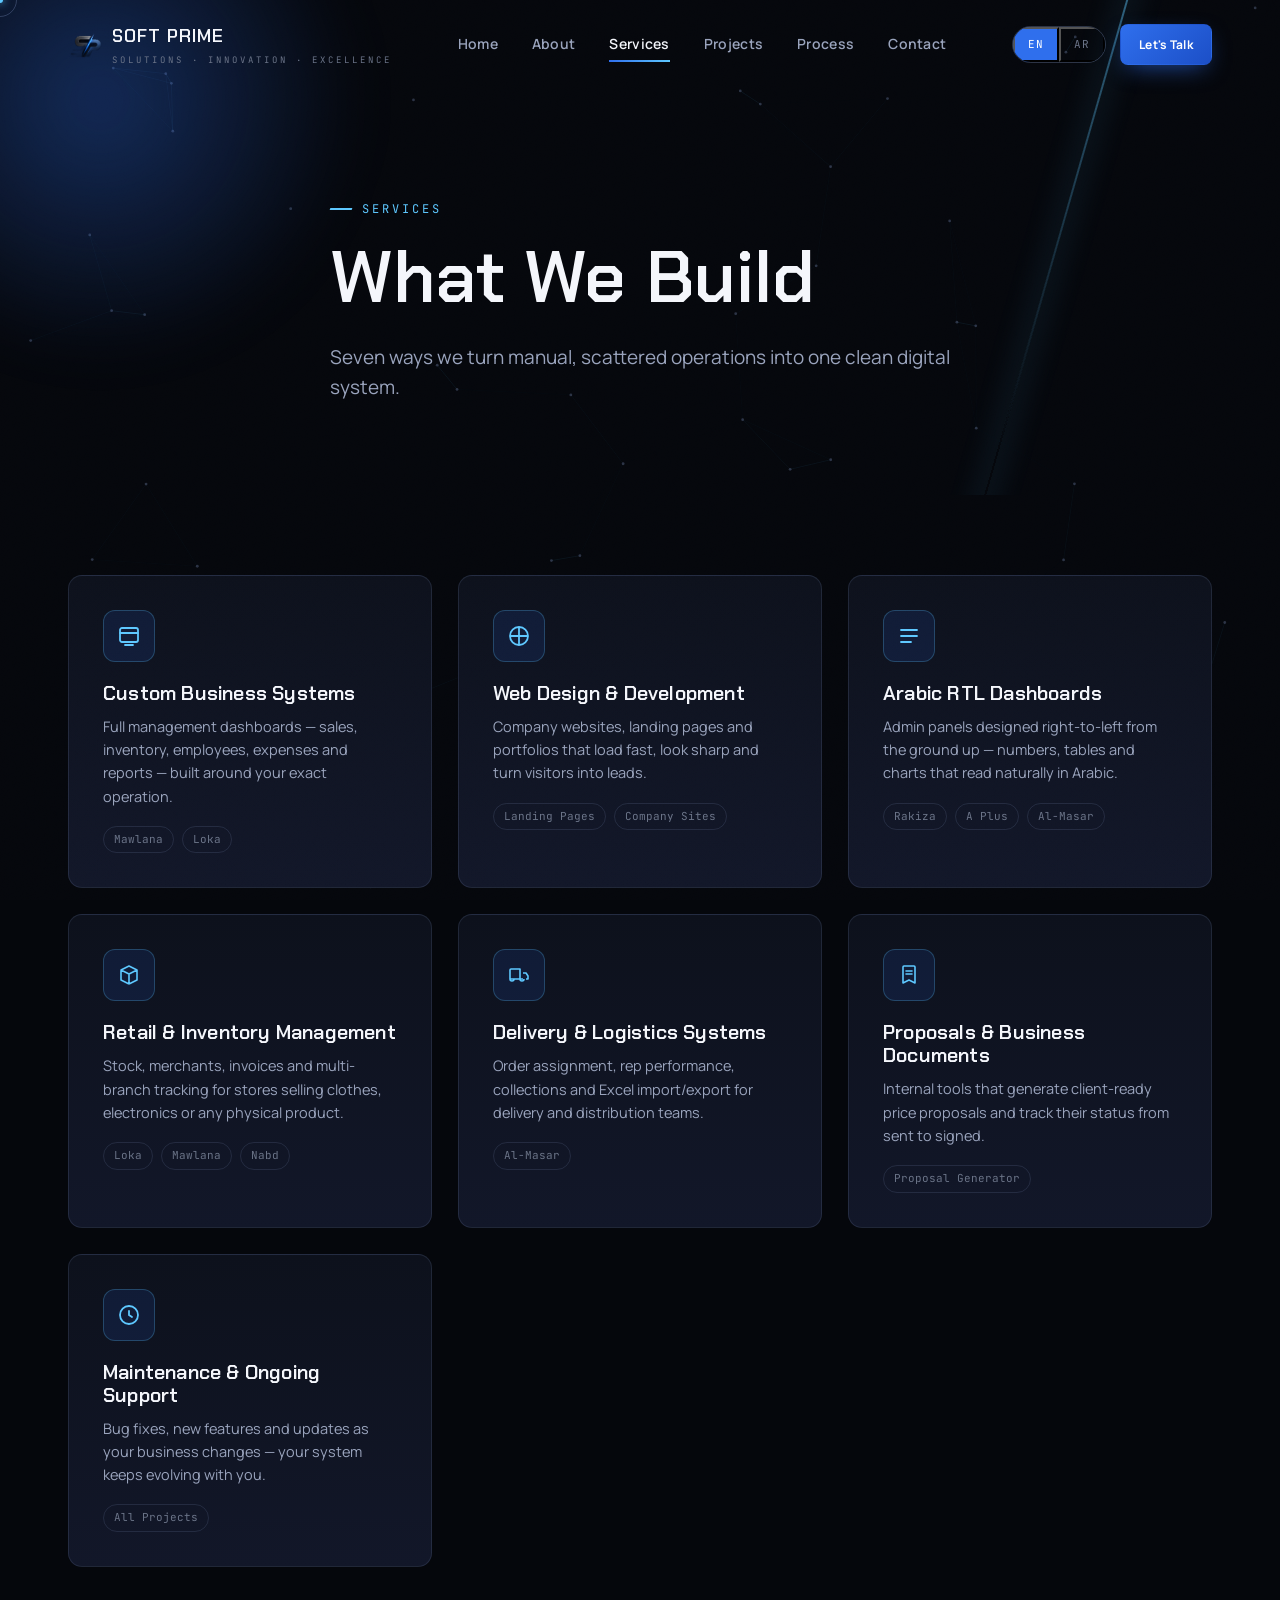
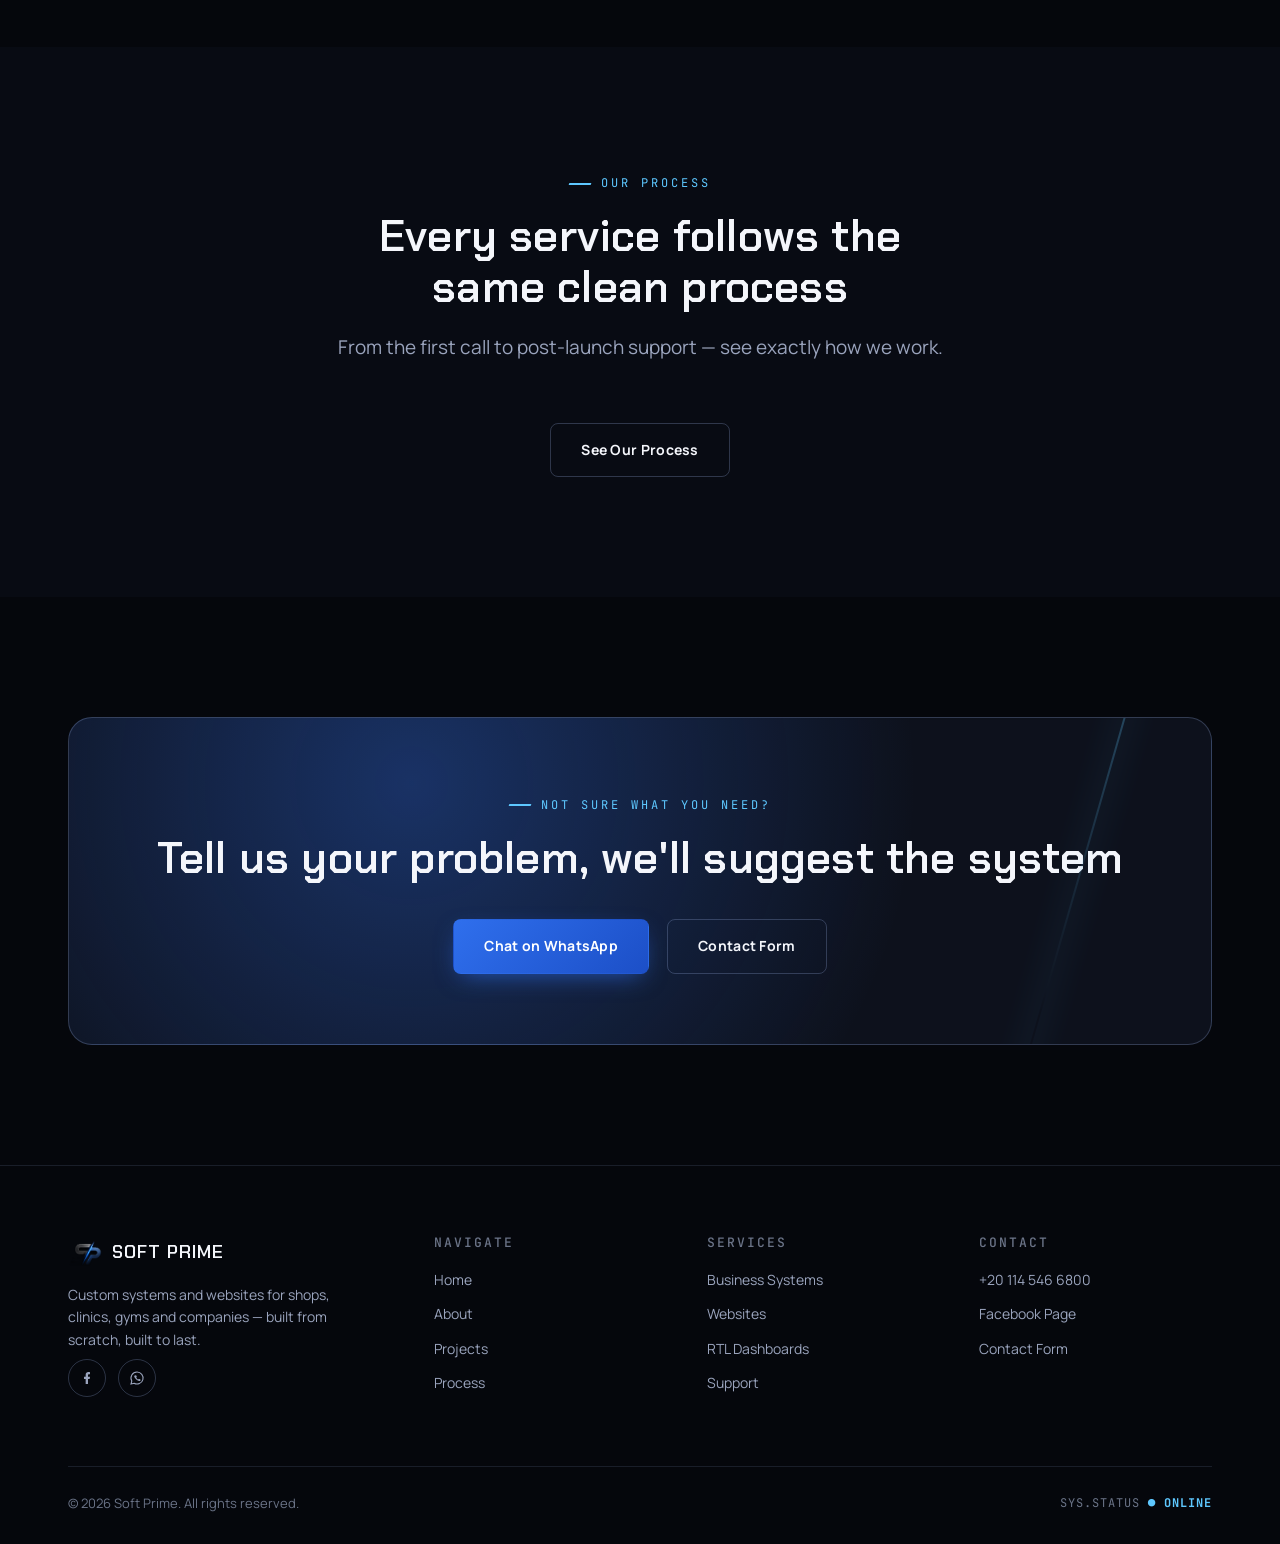
<file: services/index.html>
<!DOCTYPE html>
<html lang="en" dir="ltr">
<head>
<meta charset="UTF-8">
<meta name="viewport" content="width=device-width, initial-scale=1.0">
<title>Services — Soft Prime</title>
<meta name="description" content="Custom business systems, websites, Arabic RTL dashboards, inventory and delivery management from Soft Prime.">
<link rel="icon" href="../assets/images/brand/favicon.png">
<link rel="preconnect" href="https://fonts.googleapis.com">
<link rel="preconnect" href="https://fonts.gstatic.com" crossorigin>
<link href="https://fonts.googleapis.com/css2?family=Chakra+Petch:wght@400;500;600;700&family=Manrope:wght@400;500;600;700;800&family=Tajawal:wght@400;500;700;800;900&family=JetBrains+Mono:wght@400;500&display=swap" rel="stylesheet">
<link rel="stylesheet" href="../assets/css/style.css">
</head>
<body>

<canvas id="bg-canvas"></canvas>
<div class="grain"></div>
<div class="scroll-beam"></div>

<nav class="navbar">
  <div class="container nav-inner">
    <a href="../home/index.html" class="brand">
      <img src="../assets/images/brand/logo-icon.png" alt="Soft Prime">
      <span>SOFT PRIME<span class="sub" data-en="SOLUTIONS · INNOVATION · EXCELLENCE" data-ar="حلول · ابتكار · تميز">SOLUTIONS · INNOVATION · EXCELLENCE</span></span>
    </a>
    <div class="nav-links">
      <a href="../home/index.html" data-en="Home" data-ar="الرئيسية">Home</a>
      <a href="../about/index.html" data-en="About" data-ar="من نحن">About</a>
      <a href="../services/index.html" class="active" data-en="Services" data-ar="خدماتنا">Services</a>
      <a href="../projects/index.html" data-en="Projects" data-ar="أعمالنا">Projects</a>
      <a href="../process/index.html" data-en="Process" data-ar="آلية العمل">Process</a>
      <a href="../contact/index.html" data-en="Contact" data-ar="تواصل معنا">Contact</a>
    </div>
    <div class="nav-actions">
      <div class="lang-switch">
        <button data-lang="en">EN</button>
        <button data-lang="ar">AR</button>
      </div>
      <a href="https://wa.me/201145466800" target="_blank" class="btn btn-primary" style="padding:10px 18px;font-size:12px;">
        <span data-en="Let's Talk" data-ar="تواصل الآن">Let's Talk</span>
      </a>
      <div class="nav-burger"><span></span><span></span><span></span></div>
    </div>
  </div>
</nav>

<div class="mobile-menu">
  <a href="../home/index.html" data-en="Home" data-ar="الرئيسية">Home</a>
  <a href="../about/index.html" data-en="About" data-ar="من نحن">About</a>
  <a href="../services/index.html" class="active" data-en="Services" data-ar="خدماتنا">Services</a>
  <a href="../projects/index.html" data-en="Projects" data-ar="أعمالنا">Projects</a>
  <a href="../process/index.html" data-en="Process" data-ar="آلية العمل">Process</a>
  <a href="../contact/index.html" data-en="Contact" data-ar="تواصل معنا">Contact</a>
</div>

<section class="hero" style="min-height:55vh; padding-bottom:20px;">
  <div class="hero-glow g1"></div>
  <div class="hero-slash s1"></div>
  <div class="container hero-content">
    <div class="eyebrow" data-en="SERVICES" data-ar="خدماتنا">SERVICES</div>
    <h1 data-en="What We Build" data-ar="بنبني ايه؟">What We Build</h1>
    <p class="lead" style="margin-top:22px;" data-en="Seven ways we turn manual, scattered operations into one clean digital system." data-ar="7 طرق بنحول بيها شغلك اليدوي والمبعثر لنظام رقمي واحد ومنظم.">Seven ways we turn manual, scattered operations into one clean digital system.</p>
  </div>
</section>

<section class="section-tight">
  <div class="container">
    <div class="grid grid-3 stagger">

      <div class="panel tilt reveal">
        <div class="icon-box"><svg viewBox="0 0 24 24" fill="none"><rect x="3" y="4" width="18" height="14" rx="2" stroke="currentColor" stroke-width="1.8"/><path d="M3 9h18M8 21h8" stroke="currentColor" stroke-width="1.8" stroke-linecap="round"/></svg></div>
        <h3 data-en="Custom Business Systems" data-ar="أنظمة إدارة مخصصة">Custom Business Systems</h3>
        <p data-en="Full management dashboards — sales, inventory, employees, expenses and reports — built around your exact operation." data-ar="لوحات تحكم كاملة — مبيعات، مخزون، موظفين، مصروفات وتقارير — مبنية على شكل شغلك بالظبط.">Full management dashboards — sales, inventory, employees, expenses and reports — built around your exact operation.</p>
        <div class="tag-row"><span class="tag">Mawlana</span><span class="tag">Loka</span></div>
      </div>

      <div class="panel tilt reveal">
        <div class="icon-box"><svg viewBox="0 0 24 24" fill="none"><path d="M12 3v18M3 12h18" stroke="currentColor" stroke-width="1.8"/><circle cx="12" cy="12" r="9" stroke="currentColor" stroke-width="1.8"/></svg></div>
        <h3 data-en="Web Design &amp; Development" data-ar="تصميم وتطوير مواقع" data-html>Web Design &amp; Development</h3>
        <p data-en="Company websites, landing pages and portfolios that load fast, look sharp and turn visitors into leads." data-ar="مواقع تعريفية وصفحات هبوط ومعارض أعمال سريعة التحميل ومصممة عشان تحول الزائر لعميل.">Company websites, landing pages and portfolios that load fast, look sharp and turn visitors into leads.</p>
        <div class="tag-row"><span class="tag" data-en="Landing Pages" data-ar="صفحات هبوط">Landing Pages</span><span class="tag" data-en="Company Sites" data-ar="مواقع شركات">Company Sites</span></div>
      </div>

      <div class="panel tilt reveal">
        <div class="icon-box"><svg viewBox="0 0 24 24" fill="none"><path d="M4 6h16M4 12h16M4 18h10" stroke="currentColor" stroke-width="1.8" stroke-linecap="round"/></svg></div>
        <h3 data-en="Arabic RTL Dashboards" data-ar="لوحات تحكم عربية RTL">Arabic RTL Dashboards</h3>
        <p data-en="Admin panels designed right-to-left from the ground up — numbers, tables and charts that read naturally in Arabic." data-ar="لوحات تحكم متصممة من اليمين لليسار من الأساس — أرقام وجداول ورسوم بيانية بتتقرأ طبيعي بالعربي.">Admin panels designed right-to-left from the ground up — numbers, tables and charts that read naturally in Arabic.</p>
        <div class="tag-row"><span class="tag">Rakiza</span><span class="tag">A Plus</span><span class="tag">Al-Masar</span></div>
      </div>

      <div class="panel tilt reveal">
        <div class="icon-box"><svg viewBox="0 0 24 24" fill="none"><path d="M4 7l8-4 8 4-8 4-8-4zM4 7v10l8 4M20 7v10l-8 4M12 11v10" stroke="currentColor" stroke-width="1.6" stroke-linejoin="round"/></svg></div>
        <h3 data-en="Retail &amp; Inventory Management" data-ar="أنظمة مخزون ومبيعات" data-html>Retail &amp; Inventory Management</h3>
        <p data-en="Stock, merchants, invoices and multi-branch tracking for stores selling clothes, electronics or any physical product." data-ar="مخزون، تجار، فواتير ومتابعة فروع متعددة للمحلات اللي بتبيع ملابس أو إلكترونيات أو أي منتج.">Stock, merchants, invoices and multi-branch tracking for stores selling clothes, electronics or any physical product.</p>
        <div class="tag-row"><span class="tag">Loka</span><span class="tag">Mawlana</span><span class="tag">Nabd</span></div>
      </div>

      <div class="panel tilt reveal">
        <div class="icon-box"><svg viewBox="0 0 24 24" fill="none"><path d="M3 16V7a1 1 0 011-1h9v10M3 16h13M3 16a2 2 0 104 0M13 16a2 2 0 104 0M16 10h3l2 3v3h-2" stroke="currentColor" stroke-width="1.6" stroke-linejoin="round"/></svg></div>
        <h3 data-en="Delivery &amp; Logistics Systems" data-ar="أنظمة شحن وتوزيع" data-html>Delivery &amp; Logistics Systems</h3>
        <p data-en="Order assignment, rep performance, collections and Excel import/export for delivery and distribution teams." data-ar="توزيع الأوردرات على المناديب، متابعة الأداء، التحصيل، واستيراد وتصدير إكسل لفرق الشحن والتوزيع.">Order assignment, rep performance, collections and Excel import/export for delivery and distribution teams.</p>
        <div class="tag-row"><span class="tag">Al-Masar</span></div>
      </div>

      <div class="panel tilt reveal">
        <div class="icon-box"><svg viewBox="0 0 24 24" fill="none"><path d="M7 3h10a1 1 0 011 1v16l-6-3-6 3V4a1 1 0 011-1z" stroke="currentColor" stroke-width="1.6" stroke-linejoin="round"/><path d="M9 8h6M9 11h6" stroke="currentColor" stroke-width="1.6" stroke-linecap="round"/></svg></div>
        <h3 data-en="Proposals &amp; Business Documents" data-ar="عروض أسعار ومستندات" data-html>Proposals &amp; Business Documents</h3>
        <p data-en="Internal tools that generate client-ready price proposals and track their status from sent to signed." data-ar="أدوات داخلية بتولّد عروض أسعار جاهزة للعميل وتتابع حالتها من الإرسال للتوقيع.">Internal tools that generate client-ready price proposals and track their status from sent to signed.</p>
        <div class="tag-row"><span class="tag" data-en="Proposal Generator" data-ar="مولّد العروض">Proposal Generator</span></div>
      </div>

      <div class="panel tilt reveal" style="grid-column:span 1;">
        <div class="icon-box"><svg viewBox="0 0 24 24" fill="none"><path d="M12 8v4l3 2" stroke="currentColor" stroke-width="1.8" stroke-linecap="round"/><circle cx="12" cy="12" r="9" stroke="currentColor" stroke-width="1.8"/></svg></div>
        <h3 data-en="Maintenance &amp; Ongoing Support" data-ar="صيانة ودعم مستمر" data-html>Maintenance &amp; Ongoing Support</h3>
        <p data-en="Bug fixes, new features and updates as your business changes — your system keeps evolving with you." data-ar="إصلاح أي مشكلة، وإضافة مميزات جديدة مع تطور شغلك — نظامك بيكبر معاك.">Bug fixes, new features and updates as your business changes — your system keeps evolving with you.</p>
        <div class="tag-row"><span class="tag" data-en="All Projects" data-ar="كل المشاريع">All Projects</span></div>
      </div>

    </div>
  </div>
</section>

<section class="section" style="background:var(--ink-2);">
  <div class="container">
    <div class="section-head center reveal">
      <div class="eyebrow" data-en="OUR PROCESS" data-ar="طريقة عملنا">OUR PROCESS</div>
      <h2 data-en="Every service follows the same clean process" data-ar="كل خدمة بتمر بنفس الخطوات المنظمة">Every service follows the same clean process</h2>
      <p class="lead" style="margin:20px auto 0;" data-en="From the first call to post-launch support — see exactly how we work." data-ar="من أول مكالمة لحد الدعم بعد الإطلاق — شوف طريقة شغلنا بالتفصيل.">From the first call to post-launch support — see exactly how we work.</p>
    </div>
    <div class="text-center reveal">
      <a href="../process/index.html" class="btn btn-ghost"><span data-en="See Our Process" data-ar="شوف طريقة العمل">See Our Process</span></a>
    </div>
  </div>
</section>

<section class="section">
  <div class="container">
    <div class="cta-band reveal-scale">
      <div class="hero-slash s1" style="right:12%;"></div>
      <div class="eyebrow" style="justify-content:center;" data-en="NOT SURE WHAT YOU NEED?" data-ar="مش متأكد محتاج ايه؟">NOT SURE WHAT YOU NEED?</div>
      <h2 data-en="Tell us your problem, we'll suggest the system" data-ar="قولنا مشكلتك واحنا هنقترح النظام المناسب">Tell us your problem, we'll suggest the system</h2>
      <div class="hero-cta" style="justify-content:center;">
        <a href="https://wa.me/201145466800" target="_blank" class="btn btn-primary"><span class="shine"></span><span data-en="Chat on WhatsApp" data-ar="راسلنا واتساب">Chat on WhatsApp</span></a>
        <a href="../contact/index.html" class="btn btn-ghost"><span data-en="Contact Form" data-ar="نموذج التواصل">Contact Form</span></a>
      </div>
    </div>
  </div>
</section>

<footer>
  <div class="container">
    <div class="footer-grid">
      <div class="footer-brand">
        <a href="../home/index.html" class="brand"><img src="../assets/images/brand/logo-icon.png" alt="Soft Prime"><span>SOFT PRIME</span></a>
        <p data-en="Custom systems and websites for shops, clinics, gyms and companies — built from scratch, built to last." data-ar="أنظمة ومواقع مخصصة للمحلات والعيادات والجيمات والشركات — مبنية من الصفر وهتدوم معاك.">Custom systems and websites for shops, clinics, gyms and companies — built from scratch, built to last.</p>
        <div class="footer-social">
          <a href="https://web.facebook.com/profile.php?id=61592198713971" target="_blank" aria-label="Facebook"><svg width="16" height="16" viewBox="0 0 24 24" fill="none"><path d="M13.5 21v-7.5H16l.5-3.5h-3V8c0-1 .3-1.7 1.7-1.7H16.5V3.2C16.2 3.1 15.2 3 14 3c-2.4 0-4 1.5-4 4.2V10H7.5v3.5H10V21h3.5z" fill="currentColor"/></svg></a>
          <a href="https://wa.me/201145466800" target="_blank" aria-label="WhatsApp"><svg width="16" height="16" viewBox="0 0 24 24" fill="none"><path d="M12 3a9 9 0 00-7.8 13.5L3 21l4.6-1.2A9 9 0 1012 3z" stroke="currentColor" stroke-width="1.6"/><path d="M8.5 8.6c.2-.5.6-.9 1.5-.9.4 0 .8.3 1 .7l.6 1.4c.1.3.1.6-.1.8l-.6.7c-.1.1-.1.3 0 .5.5.9 1.4 1.8 2.3 2.3.2.1.4.1.5 0l.7-.6c.2-.2.5-.2.8-.1l1.4.6c.4.2.7.6.7 1 0 .9-.4 1.3-.9 1.5-1 .4-2.3.2-4-1-1.4-1-2.4-2-3.4-3.4-1.2-1.7-1.4-3-1-4z" fill="currentColor"/></svg></a>
        </div>
      </div>
      <div class="footer-col">
        <h4 data-en="NAVIGATE" data-ar="التنقل">NAVIGATE</h4>
        <a href="../home/index.html" data-en="Home" data-ar="الرئيسية">Home</a>
        <a href="../about/index.html" data-en="About" data-ar="من نحن">About</a>
        <a href="../projects/index.html" data-en="Projects" data-ar="أعمالنا">Projects</a>
        <a href="../process/index.html" data-en="Process" data-ar="آلية العمل">Process</a>
      </div>
      <div class="footer-col">
        <h4 data-en="SERVICES" data-ar="الخدمات">SERVICES</h4>
        <a href="../services/index.html" data-en="Business Systems" data-ar="أنظمة إدارة">Business Systems</a>
        <a href="../services/index.html" data-en="Websites" data-ar="مواقع إلكترونية">Websites</a>
        <a href="../services/index.html" data-en="RTL Dashboards" data-ar="لوحات تحكم عربية">RTL Dashboards</a>
        <a href="../services/index.html" data-en="Support" data-ar="الدعم">Support</a>
      </div>
      <div class="footer-col">
        <h4 data-en="CONTACT" data-ar="تواصل">CONTACT</h4>
        <a href="https://wa.me/201145466800" target="_blank">+20 114 546 6800</a>
        <a href="https://web.facebook.com/profile.php?id=61592198713971" target="_blank" data-en="Facebook Page" data-ar="صفحة الفيسبوك">Facebook Page</a>
        <a href="../contact/index.html" data-en="Contact Form" data-ar="نموذج التواصل">Contact Form</a>
      </div>
    </div>
    <div class="footer-bottom">
      <span data-en="© 2026 Soft Prime. All rights reserved." data-ar="© 2026 Soft Prime. جميع الحقوق محفوظة.">© 2026 Soft Prime. All rights reserved.</span>
      <span class="sys-tag">SYS.STATUS <b>● ONLINE</b></span>
    </div>
  </div>
</footer>

<div class="to-top" aria-label="Back to top"><svg width="18" height="18" viewBox="0 0 24 24" fill="none"><path d="M12 19V5M5 12l7-7 7 7" stroke="currentColor" stroke-width="2" stroke-linecap="round" stroke-linejoin="round"/></svg></div>

<script src="../assets/js/main.js"></script>
</body>
</html>
</file>
<file: assets/css/style.css>
/* =========================================================
   SOFT PRIME — Design System
   Signature: "The Prime Cut" — a diagonal blue slash motif
   pulled directly from the S/P mark, used across loader,
   dividers, hovers and tags.
   ========================================================= */

:root{
  --ink:#05070c;
  --ink-2:#080b13;
  --panel:#0d111c;
  --panel-2:#121729;
  --line:rgba(148,168,220,0.14);
  --line-strong:rgba(148,168,220,0.28);
  --blue:#2f6fed;
  --blue-2:#1c4fc7;
  --blue-bright:#5ec8ff;
  --steel:#9aa4bd;
  --white:#f4f6fb;
  --muted:#6b7488;
  --danger:#e2564f;
  --success:#3ecf8e;

  --font-display:'Chakra Petch', sans-serif;
  --font-body:'Manrope', sans-serif;
  --font-ar:'Tajawal', sans-serif;
  --font-mono:'JetBrains Mono', monospace;

  --container:1200px;
  --radius:14px;
  --ease:cubic-bezier(.16,.84,.44,1);
}

*,*::before,*::after{box-sizing:border-box; margin:0; padding:0;}
html{scroll-behavior:smooth;}
html,body{height:100%;}
body{
  background:var(--ink);
  color:var(--white);
  font-family:var(--font-body);
  font-size:16px;
  line-height:1.6;
  overflow-x:hidden;
  -webkit-font-smoothing:antialiased;
}
html[lang="ar"] body{font-family:var(--font-ar);}
img{max-width:100%; display:block;}
a{color:inherit; text-decoration:none;}
ul{list-style:none;}
button{font:inherit; cursor:pointer;}
input,textarea,select{font:inherit;}
::selection{background:var(--blue); color:#fff;}

@media (prefers-reduced-motion: reduce){
  *{animation-duration:.001ms !important; animation-iteration-count:1 !important; transition-duration:.001ms !important; scroll-behavior:auto !important;}
}

/* ---------- Utility ---------- */
.container{max-width:var(--container); margin:0 auto; padding:0 28px;}
.section{position:relative; padding:120px 0;}
.section-tight{padding:80px 0;}
.text-center{text-align:center;}
.hide{display:none !important;}
[data-i18n], [data-en]{transition:opacity .25s var(--ease);}
.lang-fade{opacity:0;}

html[dir="rtl"] .container{direction:rtl;}
html[dir="rtl"] .flip-x{transform:scaleX(-1);}

/* ---------- Scrollbar ---------- */
::-webkit-scrollbar{width:10px;}
::-webkit-scrollbar-track{background:var(--ink);}
::-webkit-scrollbar-thumb{background:linear-gradient(var(--blue-2),var(--blue)); border-radius:10px;}

/* ---------- Background canvas ---------- */
#bg-canvas{
  position:fixed; inset:0; width:100%; height:100%;
  z-index:0; pointer-events:none; opacity:.55;
}
.grain{
  position:fixed; inset:0; z-index:1; pointer-events:none; opacity:.035; mix-blend-mode:overlay;
  background-image:url("data:image/svg+xml,%3Csvg xmlns='http://www.w3.org/2000/svg' width='120' height='120'%3E%3Cfilter id='n'%3E%3CfeTurbulence type='fractalNoise' baseFrequency='0.9' numOctaves='2' stitchTiles='stitch'/%3E%3C/filter%3E%3Crect width='100%25' height='100%25' filter='url(%23n)'/%3E%3C/svg%3E");
}

/* ---------- Custom cursor ---------- */
.cursor-dot,.cursor-ring{
  position:fixed; top:0; left:0; pointer-events:none; z-index:9999;
  border-radius:50%; transform:translate(-50%,-50%);
  will-change:transform;
}
.cursor-dot{width:6px; height:6px; background:var(--blue-bright); box-shadow:0 0 8px var(--blue-bright);}
.cursor-ring{width:34px; height:34px; border:1px solid var(--line-strong); transition:width .25s var(--ease),height .25s var(--ease),border-color .25s var(--ease), background .25s var(--ease);}
.cursor-ring.active{width:56px; height:56px; border-color:var(--blue-bright); background:rgba(94,200,255,.08);}
@media (hover:none), (max-width:860px){ .cursor-dot,.cursor-ring{display:none;} }

/* ---------- Loader ---------- */
.loader-screen{
  position:fixed; inset:0; background:var(--ink); z-index:5000;
  display:flex; align-items:center; justify-content:center; flex-direction:column;
}
.loader-mark{position:relative; width:150px; height:150px; display:flex; align-items:center; justify-content:center;}
.loader-mark img{width:100%; height:100%; object-fit:contain; opacity:0; filter:drop-shadow(0 0 0 rgba(94,200,255,0));
  animation:markIn 1.2s var(--ease) .2s forwards;}
@keyframes markIn{
  0%{opacity:0; transform:scale(.8); filter:drop-shadow(0 0 0 rgba(94,200,255,0));}
  60%{opacity:1; transform:scale(1.04); filter:drop-shadow(0 0 26px rgba(94,200,255,.55));}
  100%{opacity:1; transform:scale(1); filter:drop-shadow(0 0 14px rgba(94,200,255,.35));}
}
.loader-slash{
  position:absolute; top:-20px; bottom:-20px; left:50%; width:3px;
  background:linear-gradient(var(--blue-bright), var(--blue));
  box-shadow:0 0 18px 2px var(--blue-bright);
  transform:translateX(-50%) rotate(18deg) scaleY(0);
  transform-origin:center; animation:slashDraw 1s var(--ease) .1s forwards;
}
@keyframes slashDraw{ to{ transform:translateX(-50%) rotate(18deg) scaleY(1);} }
.loader-word{margin-top:28px; font-family:var(--font-display); letter-spacing:6px; font-size:14px; color:var(--steel); opacity:0; animation:fadeUp .6s var(--ease) 1s forwards;}
.loader-bar-wrap{margin-top:22px; width:220px; height:2px; background:var(--line); position:relative; overflow:hidden;}
.loader-bar{position:absolute; inset:0; width:0%; background:linear-gradient(90deg,var(--blue),var(--blue-bright)); box-shadow:0 0 10px var(--blue-bright);}
.loader-pct{margin-top:12px; font-family:var(--font-mono); font-size:12px; color:var(--muted); letter-spacing:1px;}
.loader-enter{
  margin-top:26px; opacity:0; pointer-events:none;
  font-family:var(--font-mono); font-size:12px; letter-spacing:2px; color:var(--blue-bright);
  border:1px solid var(--line-strong); padding:10px 22px; border-radius:30px;
  transition:opacity .4s var(--ease);
}
.loader-enter.show{opacity:1; pointer-events:auto;}
.loader-curtain{position:fixed; inset:0; background:var(--ink); z-index:4999; transform:scaleX(0); transform-origin:right; }
.loader-fadeout{animation:loaderOut .7s var(--ease) forwards;}
@keyframes loaderOut{ to{opacity:0; visibility:hidden;} }
@keyframes fadeUp{ from{opacity:0; transform:translateY(10px);} to{opacity:1; transform:translateY(0);} }

/* ---------- Top progress beam (site pages) ---------- */
.scroll-beam{position:fixed; top:0; left:0; height:3px; width:0%; background:linear-gradient(90deg,var(--blue),var(--blue-bright)); box-shadow:0 0 10px var(--blue-bright); z-index:3000; transition:width .1s linear;}

/* ---------- Navbar ---------- */
.navbar{
  position:fixed; top:0; left:0; right:0; z-index:2000;
  padding:22px 0; transition:padding .35s var(--ease), background .35s var(--ease), border-color .35s var(--ease);
  border-bottom:1px solid transparent;
}
.navbar.scrolled{
  padding:12px 0; background:rgba(5,7,12,.78); backdrop-filter:blur(14px);
  border-color:var(--line);
}
.nav-inner{display:flex; align-items:center; justify-content:space-between; gap:24px;}
.brand{display:flex; align-items:center; gap:10px; font-family:var(--font-display); font-weight:600; letter-spacing:1px; font-size:18px;}
.brand img{width:34px; height:34px; object-fit:contain;}
.brand span.sub{display:block; font-family:var(--font-mono); font-size:9px; letter-spacing:3px; color:var(--muted); font-weight:400; margin-top:2px;}
.nav-links{display:flex; align-items:center; gap:34px;}
.nav-links a{
  position:relative; font-size:14px; font-weight:600; letter-spacing:.3px; color:var(--steel);
  padding:6px 0; transition:color .25s var(--ease);
}
.nav-links a::after{
  content:''; position:absolute; left:0; bottom:0; height:2px; width:0;
  background:linear-gradient(90deg,var(--blue),var(--blue-bright)); transition:width .3s var(--ease);
}
.nav-links a:hover, .nav-links a.active{color:var(--white);}
.nav-links a:hover::after, .nav-links a.active::after{width:100%;}
.nav-actions{display:flex; align-items:center; gap:14px;}
.lang-switch{
  display:flex; border:1px solid var(--line-strong); border-radius:30px; overflow:hidden; font-family:var(--font-mono); font-size:11px;
}
.lang-switch button{padding:7px 13px; background:transparent; color:var(--muted); letter-spacing:1px; transition:all .25s var(--ease);}
.lang-switch button.active{background:var(--blue); color:#fff;}
.nav-burger{display:none; flex-direction:column; gap:5px; width:26px; cursor:pointer;}
.nav-burger span{height:2px; background:var(--white); border-radius:2px; transition:.3s var(--ease);}

.mobile-menu{
  position:fixed; inset:0; z-index:1900; background:var(--ink-2);
  display:flex; flex-direction:column; align-items:center; justify-content:center; gap:26px;
  transform:translateY(-100%); transition:transform .5s var(--ease); 
}
.mobile-menu.open{transform:translateY(0);}
.mobile-menu a{font-family:var(--font-display); font-size:26px; color:var(--steel); opacity:0; transform:translateY(14px); transition:all .5s var(--ease);}
.mobile-menu.open a{opacity:1; transform:translateY(0);}
.mobile-menu a:nth-child(1){transition-delay:.05s;}
.mobile-menu a:nth-child(2){transition-delay:.1s;}
.mobile-menu a:nth-child(3){transition-delay:.15s;}
.mobile-menu a:nth-child(4){transition-delay:.2s;}
.mobile-menu a:nth-child(5){transition-delay:.25s;}
.mobile-menu a:nth-child(6){transition-delay:.3s;}
.mobile-menu a.active{color:var(--white);}

@media (max-width:900px){
  .nav-links{display:none;}
  .nav-burger{display:flex;}
}
@media (max-width:600px){
  .brand span.sub{display:none;}
  .brand{font-size:15px; white-space:nowrap;}
  .brand img{width:28px; height:28px;}
  .nav-actions{gap:8px;}
  .nav-actions .btn-primary{padding:8px 12px !important; font-size:11px !important;}
  .lang-switch button{padding:6px 9px;}
  .hero{padding-top:150px;}
}

/* ---------- Buttons ---------- */
.btn{
  position:relative; display:inline-flex; align-items:center; gap:10px; overflow:hidden;
  padding:15px 30px; border-radius:8px; font-weight:700; font-size:14px; letter-spacing:.3px;
  transition:transform .3s var(--ease), box-shadow .3s var(--ease);
  border:1px solid transparent;
}
.btn-primary{background:linear-gradient(135deg,var(--blue),var(--blue-2)); color:#fff; box-shadow:0 8px 24px -8px rgba(47,111,237,.7);}
.btn-primary:hover{transform:translateY(-3px); box-shadow:0 14px 30px -8px rgba(47,111,237,.85);}
.btn-ghost{border-color:var(--line-strong); color:var(--white);}
.btn-ghost:hover{border-color:var(--blue-bright); background:rgba(94,200,255,.06); transform:translateY(-3px);}
.btn .shine{position:absolute; top:0; left:-60%; width:40%; height:100%; background:linear-gradient(115deg, transparent, rgba(255,255,255,.35), transparent); transform:skewX(-20deg);}
.btn:hover .shine{animation:shine .8s var(--ease);}
@keyframes shine{ from{left:-60%;} to{left:130%;} }

/* ---------- Eyebrow / Tags ---------- */
.eyebrow{
  display:inline-flex; align-items:center; gap:10px; font-family:var(--font-mono); font-size:12px;
  letter-spacing:3px; color:var(--blue-bright); text-transform:uppercase; margin-bottom:18px;
}
.eyebrow::before{content:''; width:22px; height:2px; background:var(--blue-bright); display:inline-block; transform:skewX(-20deg);}
.sys-tag{font-family:var(--font-mono); font-size:12px; color:var(--muted); letter-spacing:1px;}
.sys-tag b{color:var(--blue-bright);}

h1,h2,h3,h4{font-family:var(--font-display); font-weight:600; line-height:1.15; letter-spacing:.2px;}
html[lang="ar"] h1, html[lang="ar"] h2, html[lang="ar"] h3, html[lang="ar"] h4{font-family:var(--font-ar); font-weight:800;}
h1{font-size:clamp(38px,6vw,72px);}
h2{font-size:clamp(28px,4vw,44px);}
h3{font-size:20px;}
p{color:var(--steel);}
.lead{font-size:19px; color:var(--steel); max-width:620px;}

/* ---------- Reveal ---------- */
.reveal{opacity:0; transform:translateY(36px); transition:opacity .8s var(--ease), transform .8s var(--ease);}
.reveal.in{opacity:1; transform:translateY(0);}
.reveal-scale{opacity:0; transform:scale(.92); transition:opacity .8s var(--ease), transform .8s var(--ease);}
.reveal-scale.in{opacity:1; transform:scale(1);}
.stagger .reveal:nth-child(1){transition-delay:.05s;}
.stagger .reveal:nth-child(2){transition-delay:.15s;}
.stagger .reveal:nth-child(3){transition-delay:.25s;}
.stagger .reveal:nth-child(4){transition-delay:.35s;}
.stagger .reveal:nth-child(5){transition-delay:.45s;}
.stagger .reveal:nth-child(6){transition-delay:.55s;}

/* ---------- Hero ---------- */
.hero{
  min-height:100vh; display:flex; align-items:center; position:relative; padding-top:120px; padding-bottom:80px;
  overflow:hidden;
}
.hero-slash{
  position:absolute; top:-10%; height:130%; width:2px; background:linear-gradient(var(--blue-bright),transparent 80%);
  opacity:.5; transform:rotate(16deg); box-shadow:0 0 30px 4px rgba(94,200,255,.35);
}
.hero-slash.s1{right:18%;}
.hero-slash.s2{right:22%; opacity:.25;}
.hero-glow{position:absolute; width:520px; height:520px; border-radius:50%; background:radial-gradient(circle, rgba(47,111,237,.35), transparent 70%); filter:blur(30px); z-index:0;}
.hero-glow.g1{top:-160px; left:-160px;}
.hero-glow.g2{bottom:-200px; right:-120px; background:radial-gradient(circle, rgba(94,200,255,.22), transparent 70%);}
.hero-content{position:relative; z-index:2; max-width:800px;}
.hero .word{display:inline-block; opacity:0; transform:translateY(26px) rotate(2deg); animation:wordUp .8s var(--ease) forwards;}
@keyframes wordUp{ to{opacity:1; transform:translateY(0) rotate(0);} }
.hero-cta{display:flex; gap:18px; margin-top:36px; flex-wrap:wrap;}
.hero-stats{display:flex; gap:46px; margin-top:70px; flex-wrap:wrap;}
.hero-stat b{display:block; font-family:var(--font-display); font-size:34px; color:var(--white);}
.hero-stat span{font-size:12px; color:var(--muted); letter-spacing:1px; font-family:var(--font-mono);}

/* ---------- Panels / Cards ---------- */
.panel{
  background:linear-gradient(180deg, var(--panel), var(--panel-2));
  border:1px solid var(--line); border-radius:var(--radius);
  padding:34px; position:relative; overflow:hidden;
  transition:border-color .35s var(--ease), transform .35s var(--ease), box-shadow .35s var(--ease);
}
.panel:hover{border-color:var(--line-strong); transform:translateY(-6px); box-shadow:0 20px 40px -20px rgba(0,0,0,.6);}
.panel::before{
  content:''; position:absolute; top:0; left:0; width:0; height:2px;
  background:linear-gradient(90deg,var(--blue),var(--blue-bright)); transition:width .5s var(--ease);
}
.panel:hover::before{width:100%;}
.panel .icon-box{
  width:52px; height:52px; border-radius:12px; display:flex; align-items:center; justify-content:center;
  background:rgba(47,111,237,.12); border:1px solid rgba(94,200,255,.25); margin-bottom:20px; color:var(--blue-bright);
}
.panel .icon-box svg{width:24px; height:24px;}
.panel h3{margin-bottom:10px;}
.panel p{font-size:14.5px;}
.panel .tag-row{display:flex; gap:8px; flex-wrap:wrap; margin-top:18px;}
.tag{font-family:var(--font-mono); font-size:11px; padding:4px 10px; border:1px solid var(--line); border-radius:20px; color:var(--muted);}

.grid{display:grid; gap:26px;}
.grid-2{grid-template-columns:repeat(2,1fr);}
.grid-3{grid-template-columns:repeat(3,1fr);}
.grid-4{grid-template-columns:repeat(4,1fr);}
@media (max-width:980px){ .grid-3,.grid-4{grid-template-columns:repeat(2,1fr);} }
@media (max-width:640px){ .grid-2,.grid-3,.grid-4{grid-template-columns:1fr;} }

/* ---------- Section head ---------- */
.section-head{max-width:640px; margin-bottom:60px;}
.section-head.center{margin-left:auto; margin-right:auto; text-align:center;}

/* ---------- Divider slash ---------- */
.cut-divider{position:relative; height:120px; margin:-1px 0; overflow:hidden;}
.cut-divider svg{width:100%; height:100%; display:block;}

/* ---------- Marquee ---------- */
.marquee{
  border-top:1px solid var(--line); border-bottom:1px solid var(--line);
  padding:22px 0; overflow:hidden; white-space:nowrap; background:var(--panel);
}
.marquee-track{display:inline-flex; gap:40px; animation:marquee 26s linear infinite;}
.marquee-track span{font-family:var(--font-display); font-size:20px; letter-spacing:2px; color:var(--muted); display:flex; align-items:center; gap:40px;}
.marquee-track span b{color:var(--blue-bright);}
@keyframes marquee{ from{transform:translateX(0);} to{transform:translateX(-50%);} }

/* ---------- Project cards ---------- */
.proj-card{
  border:1px solid var(--line); border-radius:var(--radius); overflow:hidden; background:var(--panel);
  cursor:pointer; transition:transform .4s var(--ease), border-color .4s var(--ease);
}
.proj-card:hover{transform:translateY(-8px); border-color:var(--line-strong);}
.proj-thumb{position:relative; aspect-ratio:16/9; overflow:hidden; background:#000;}
.proj-thumb img{width:100%; height:100%; object-fit:cover; object-position:top; transition:transform .6s var(--ease);}
.proj-card:hover .proj-thumb img{transform:scale(1.08);}
.proj-thumb::after{content:''; position:absolute; inset:0; background:linear-gradient(180deg, transparent 40%, rgba(5,7,12,.9)); opacity:.7;}
.proj-num{position:absolute; top:14px; left:14px; font-family:var(--font-mono); font-size:11px; color:var(--blue-bright); background:rgba(5,7,12,.7); border:1px solid var(--line-strong); padding:4px 10px; border-radius:20px; z-index:2;}
.proj-body{padding:26px;}
.proj-body h3{margin-bottom:8px;}
.proj-body p{font-size:14px; margin-bottom:14px;}
.proj-link{font-family:var(--font-mono); font-size:12px; color:var(--blue-bright); display:inline-flex; align-items:center; gap:8px; letter-spacing:1px;}
.proj-link svg{width:14px; height:14px; transition:transform .3s var(--ease);}
.proj-card:hover .proj-link svg{transform:translateX(4px);}
html[dir="rtl"] .proj-card:hover .proj-link svg{transform:translateX(-4px);}

/* ---------- Lightbox ---------- */
.lightbox{position:fixed; inset:0; background:rgba(3,4,8,.92); backdrop-filter:blur(10px); z-index:4000; display:flex; align-items:center; justify-content:center; opacity:0; pointer-events:none; transition:opacity .4s var(--ease);}
.lightbox.open{opacity:1; pointer-events:auto;}
.lightbox-inner{max-width:1000px; width:90%; max-height:88vh; display:flex; flex-direction:column; gap:18px; transform:scale(.94); transition:transform .4s var(--ease);}
.lightbox.open .lightbox-inner{transform:scale(1);}
.lightbox-stage{position:relative; border:1px solid var(--line-strong); border-radius:12px; overflow:hidden; background:#000;}
.lightbox-stage img{width:100%; max-height:60vh; object-fit:contain; background:#000;}
.lightbox-head{display:flex; justify-content:space-between; align-items:flex-start; gap:20px;}
.lightbox-close{border:1px solid var(--line-strong); border-radius:50%; width:42px; height:42px; display:flex; align-items:center; justify-content:center; color:var(--white); flex-shrink:0;}
.lightbox-close:hover{border-color:var(--blue-bright); color:var(--blue-bright);}
.lightbox-thumbs{display:flex; gap:10px; overflow-x:auto;}
.lightbox-thumbs img{width:90px; height:56px; object-fit:cover; border-radius:6px; opacity:.5; cursor:pointer; border:1px solid transparent; transition:.25s;}
.lightbox-thumbs img.active{opacity:1; border-color:var(--blue-bright);}
.lightbox-nav{position:absolute; top:50%; transform:translateY(-50%); width:44px; height:44px; border-radius:50%; background:rgba(5,7,12,.6); border:1px solid var(--line-strong); display:flex; align-items:center; justify-content:center; color:#fff; z-index:2;}
.lightbox-nav.prev{left:14px;} .lightbox-nav.next{right:14px;}
.lightbox-nav:hover{border-color:var(--blue-bright); color:var(--blue-bright);}
.lightbox-counter{position:absolute; bottom:10px; left:50%; transform:translateX(-50%); font-family:var(--font-mono); font-size:11px; color:var(--muted); background:rgba(5,7,12,.7); padding:4px 10px; border-radius:20px; z-index:2;}

/* ---------- Project detail page ---------- */
.proj-hero-head{display:flex; justify-content:space-between; align-items:flex-end; gap:30px; flex-wrap:wrap;}
.proj-hero-chips{display:flex; gap:10px; flex-wrap:wrap; margin-top:20px;}
.proj-meta-panel{display:grid; grid-template-columns:repeat(4,1fr); gap:1px; background:var(--line); border:1px solid var(--line); border-radius:var(--radius); overflow:hidden; margin-top:50px;}
.proj-meta-item{background:var(--panel); padding:22px 26px;}
.proj-meta-item span{display:block; font-family:var(--font-mono); font-size:11px; color:var(--muted); letter-spacing:1px; margin-bottom:8px;}
.proj-meta-item b{font-size:15px;}
@media (max-width:800px){ .proj-meta-panel{grid-template-columns:repeat(2,1fr);} }

.feature-list{display:grid; grid-template-columns:repeat(2,1fr); gap:22px;}
@media (max-width:700px){ .feature-list{grid-template-columns:1fr;} }
.feature-item{display:flex; gap:16px; align-items:flex-start; padding:20px; border:1px solid var(--line); border-radius:12px; transition:border-color .3s var(--ease), transform .3s var(--ease);}
.feature-item:hover{border-color:var(--line-strong); transform:translateY(-3px);}
.feature-item .icon-box{width:40px; height:40px; flex-shrink:0; margin-bottom:0;}
.feature-item .icon-box svg{width:19px; height:19px;}
.feature-item h4{font-size:15px; margin-bottom:6px;}
.feature-item p{font-size:13.5px;}

.gallery-grid{display:grid; grid-template-columns:repeat(3,1fr); gap:16px;}
@media (max-width:760px){ .gallery-grid{grid-template-columns:repeat(2,1fr);} }
.gallery-item{position:relative; border-radius:10px; overflow:hidden; border:1px solid var(--line); aspect-ratio:16/10; cursor:pointer;}
.gallery-item img{width:100%; height:100%; object-fit:cover; object-position:top; transition:transform .5s var(--ease);}
.gallery-item:hover img{transform:scale(1.07);}
.gallery-item::after{content:'';position:absolute; inset:0; background:linear-gradient(180deg,transparent 60%, rgba(5,7,12,.75)); opacity:.5; transition:opacity .3s;}
.gallery-item:hover::after{opacity:.8;}
.gallery-item .zoom-ic{position:absolute; bottom:12px; right:12px; width:32px; height:32px; border-radius:50%; background:rgba(5,7,12,.7); border:1px solid var(--line-strong); display:flex; align-items:center; justify-content:center; color:#fff; opacity:0; transform:scale(.8); transition:all .3s var(--ease);}
html[dir="rtl"] .gallery-item .zoom-ic{right:auto; left:12px;}
.gallery-item:hover .zoom-ic{opacity:1; transform:scale(1);}

.proj-switch{display:flex; justify-content:space-between; align-items:center; gap:20px; padding-top:40px; border-top:1px solid var(--line); flex-wrap:wrap;}
.proj-switch a{display:flex; flex-direction:column; gap:6px; max-width:260px;}
.proj-switch a.next{text-align:right; margin-left:auto;}
html[dir="rtl"] .proj-switch a.next{text-align:left; margin-left:0; margin-right:auto;}
.proj-switch span{font-family:var(--font-mono); font-size:11px; color:var(--muted); letter-spacing:1px;}
.proj-switch b{font-size:16px; font-family:var(--font-display); color:var(--white); transition:color .3s;}
.proj-switch a:hover b{color:var(--blue-bright);}

/* ---------- Filter tabs ---------- */
.filter-row{display:flex; gap:12px; flex-wrap:wrap; margin-bottom:46px;}
.filter-btn{padding:9px 20px; border:1px solid var(--line); border-radius:30px; font-size:13px; font-weight:600; color:var(--muted); transition:.3s var(--ease);}
.filter-btn.active,.filter-btn:hover{border-color:var(--blue-bright); color:var(--white); background:rgba(94,200,255,.08);}

/* ---------- Timeline (process) ---------- */
.timeline{position:relative; margin-top:60px;}
.timeline-line{position:absolute; top:0; bottom:0; left:34px; width:2px; background:var(--line);}
.timeline-progress{position:absolute; top:0; left:34px; width:2px; height:0%; background:linear-gradient(var(--blue),var(--blue-bright)); box-shadow:0 0 10px var(--blue-bright); transition:height .3s linear;}
html[dir="rtl"] .timeline-line, html[dir="rtl"] .timeline-progress{left:auto; right:34px;}
.tl-item{position:relative; padding-left:90px; margin-bottom:64px;}
html[dir="rtl"] .tl-item{padding-left:0; padding-right:90px;}
.tl-dot{
  position:absolute; left:14px; top:0; width:42px; height:42px; border-radius:50%; background:var(--panel);
  border:2px solid var(--line-strong); display:flex; align-items:center; justify-content:center;
  font-family:var(--font-mono); font-size:13px; color:var(--muted); transition:all .4s var(--ease);
}
html[dir="rtl"] .tl-dot{left:auto; right:14px;}
.tl-item.in .tl-dot{border-color:var(--blue-bright); color:var(--blue-bright); box-shadow:0 0 18px rgba(94,200,255,.4);}
.tl-item h3{margin-bottom:10px;}
.tl-item p{max-width:560px;}

/* ---------- Stats strip ---------- */
.stats-strip{border-top:1px solid var(--line); border-bottom:1px solid var(--line); padding:60px 0;}

/* ---------- CTA band ---------- */
.cta-band{
  position:relative; border-radius:24px; padding:70px 50px; text-align:center; overflow:hidden;
  background:radial-gradient(circle at 30% 20%, rgba(47,111,237,.35), transparent 60%), var(--panel);
  border:1px solid var(--line-strong);
}
.cta-band h2{margin-bottom:18px;}
.cta-band p{max-width:520px; margin:0 auto 34px;}
.cta-band .hero-slash{opacity:.3;}

/* ---------- Footer ---------- */
footer{padding:70px 0 30px; border-top:1px solid var(--line); position:relative; z-index:2;}
.footer-grid{display:grid; grid-template-columns:1.4fr 1fr 1fr 1fr; gap:40px; margin-bottom:60px;}
@media (max-width:800px){ .footer-grid{grid-template-columns:1fr 1fr;} }
.footer-brand .brand{margin-bottom:14px;}
.footer-brand p{font-size:14px; max-width:280px;}
.footer-col h4{font-size:13px; letter-spacing:2px; color:var(--muted); margin-bottom:18px; font-family:var(--font-mono); font-weight:500;}
.footer-col a{display:block; font-size:14px; color:var(--steel); margin-bottom:12px; transition:color .25s;}
.footer-col a:hover{color:var(--blue-bright);}
.footer-social{display:flex; gap:12px; margin-top:8px;}
.footer-social a{width:38px; height:38px; border:1px solid var(--line-strong); border-radius:50%; display:flex; align-items:center; justify-content:center; color:var(--steel);}
.footer-social a:hover{color:var(--blue-bright); border-color:var(--blue-bright);}
.footer-bottom{display:flex; justify-content:space-between; align-items:center; flex-wrap:wrap; gap:14px; padding-top:26px; border-top:1px solid var(--line); font-size:13px; color:var(--muted);}

/* ---------- Back to top ---------- */
.to-top{
  position:fixed; bottom:28px; right:28px; width:48px; height:48px; border-radius:50%;
  background:var(--panel-2); border:1px solid var(--line-strong); display:flex; align-items:center; justify-content:center;
  color:var(--white); z-index:1500; opacity:0; pointer-events:none; transform:translateY(10px);
  transition:all .35s var(--ease);
}
html[dir="rtl"] .to-top{right:auto; left:28px;}
.to-top.show{opacity:1; pointer-events:auto; transform:translateY(0);}
.to-top:hover{border-color:var(--blue-bright); color:var(--blue-bright);}

/* ---------- Contact ---------- */
.contact-grid{display:grid; grid-template-columns:1fr 1fr; gap:50px; align-items:start;}
@media (max-width:860px){ .contact-grid{grid-template-columns:1fr;} }
.field{margin-bottom:22px;}
.field label{display:block; font-size:12px; font-family:var(--font-mono); letter-spacing:1px; color:var(--muted); margin-bottom:8px;}
.field input, .field textarea{
  width:100%; background:var(--panel); border:1px solid var(--line); border-radius:8px; padding:14px 16px; color:var(--white);
  transition:border-color .3s var(--ease);
}
.field input:focus, .field textarea:focus{outline:none; border-color:var(--blue-bright); box-shadow:0 0 0 3px rgba(94,200,255,.12);}
.field textarea{resize:vertical; min-height:120px;}
.contact-info-item{display:flex; gap:18px; align-items:flex-start; margin-bottom:30px;}
.contact-info-item .icon-box{flex-shrink:0;}
.contact-info-item h4{margin-bottom:6px; font-size:15px; font-family:var(--font-body); font-weight:700;}
html[lang="ar"] .contact-info-item h4{font-family:var(--font-ar);}
.contact-info-item p{font-size:14px;}
.contact-info-item a{color:var(--blue-bright);}

/* Accessibility */
a:focus-visible, button:focus-visible, input:focus-visible, textarea:focus-visible{
  outline:2px solid var(--blue-bright); outline-offset:3px;
}

/* Page fade transition overlay */
.page-fade{position:fixed; inset:0; background:var(--ink); z-index:6000; opacity:0; pointer-events:none; transition:opacity .45s var(--ease);}
.page-fade.active{opacity:1; pointer-events:auto;}
</file>
